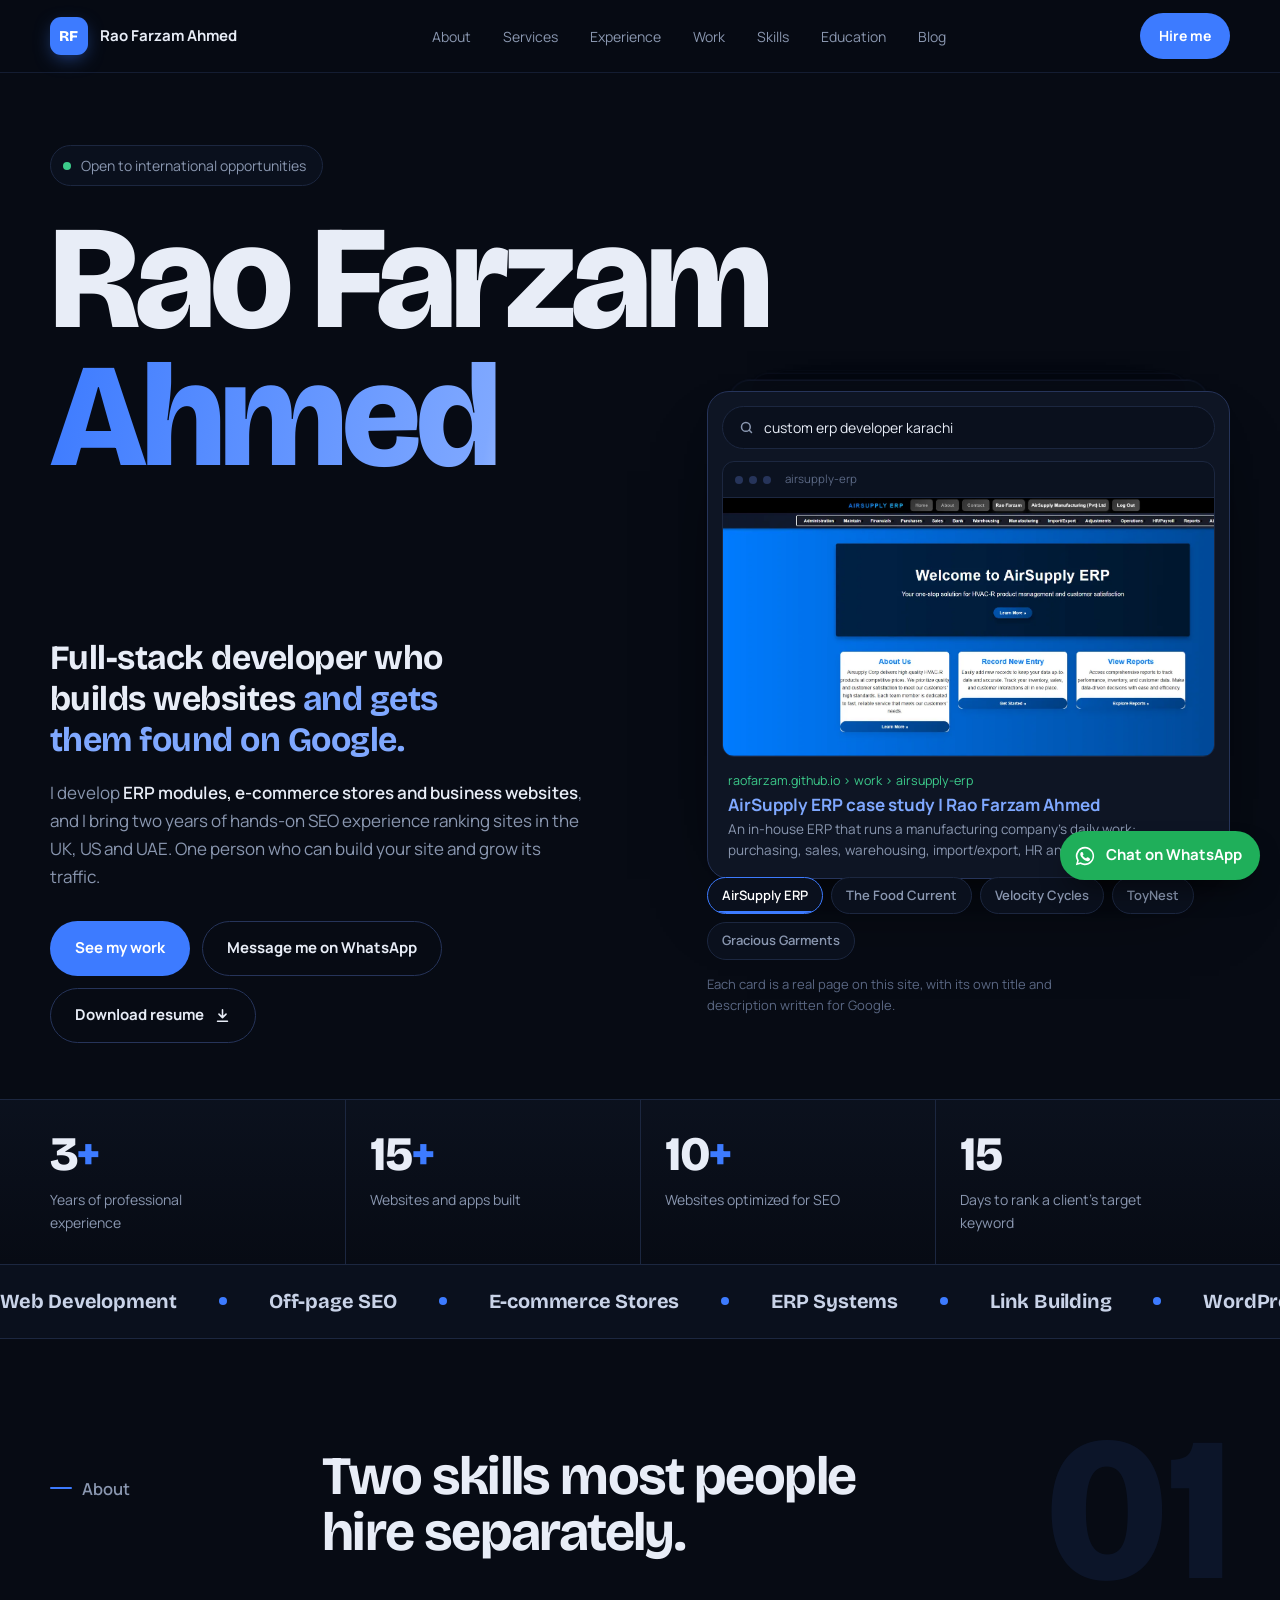
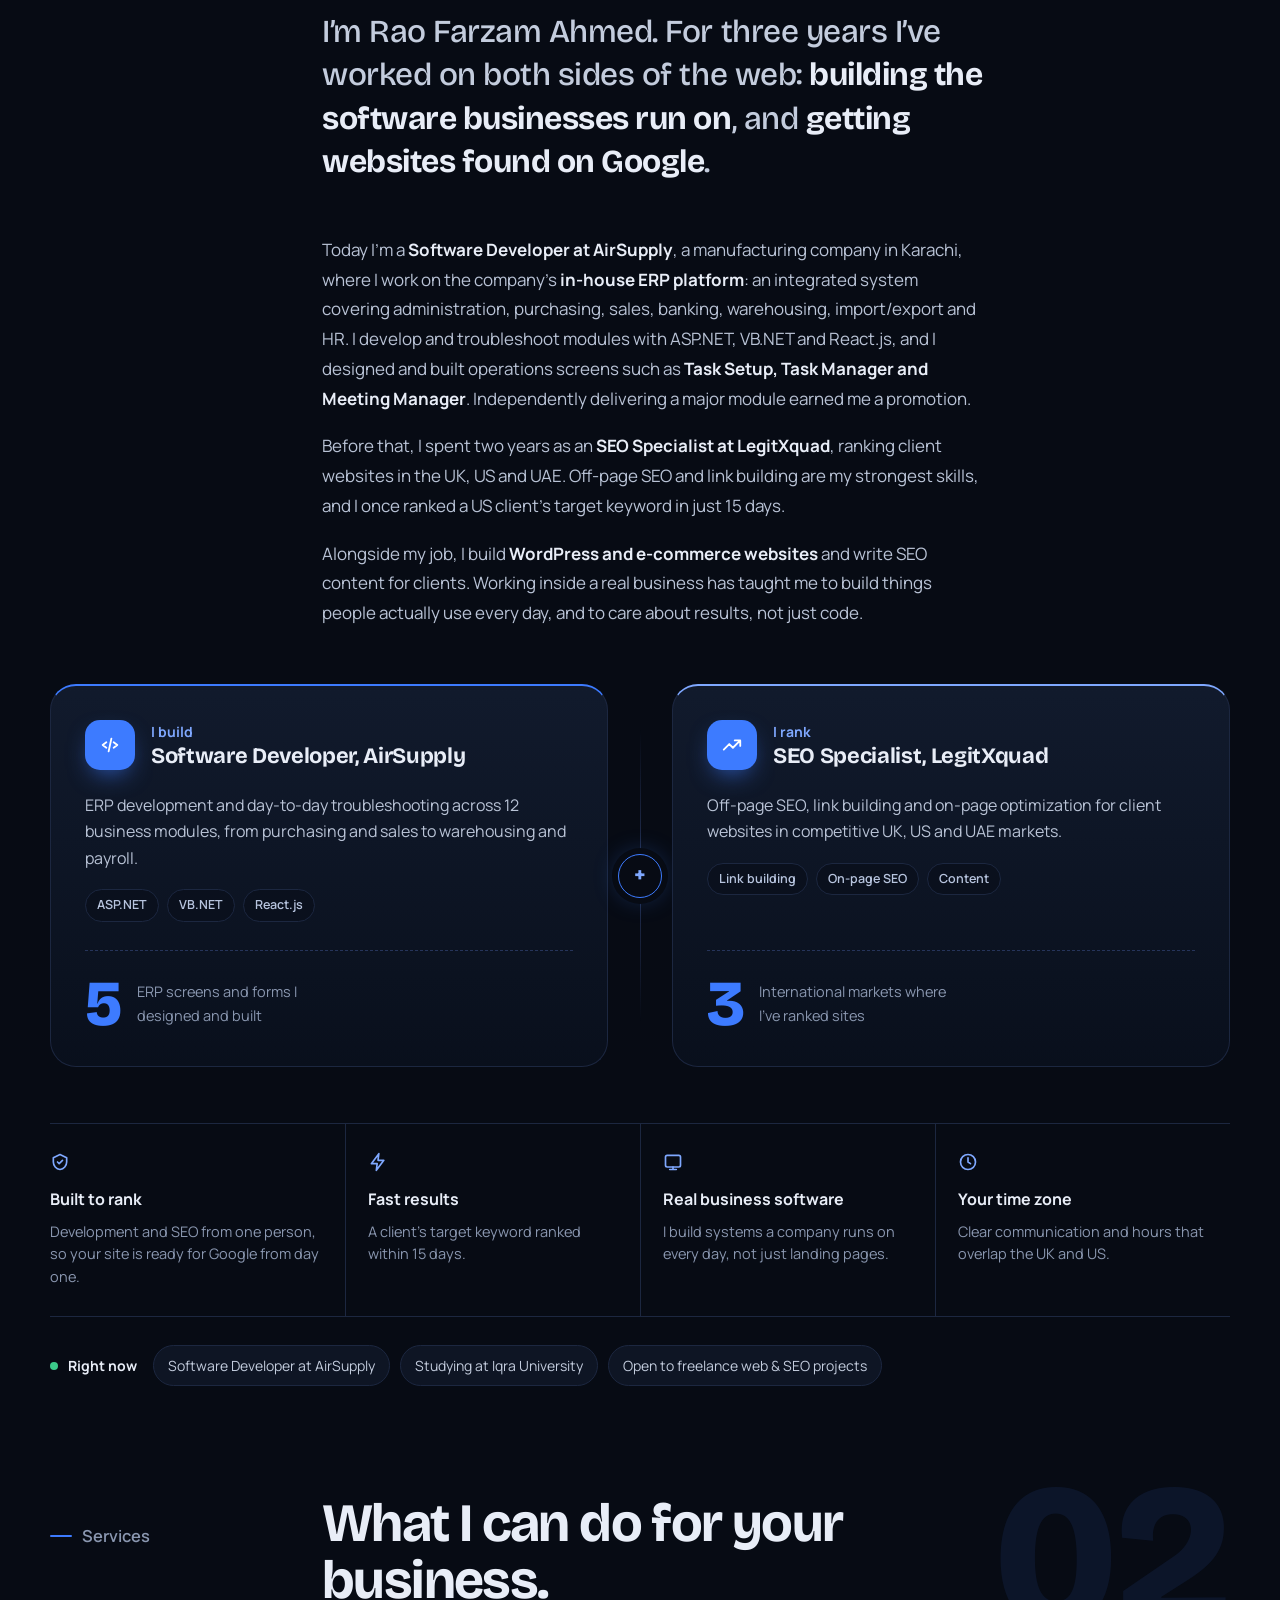
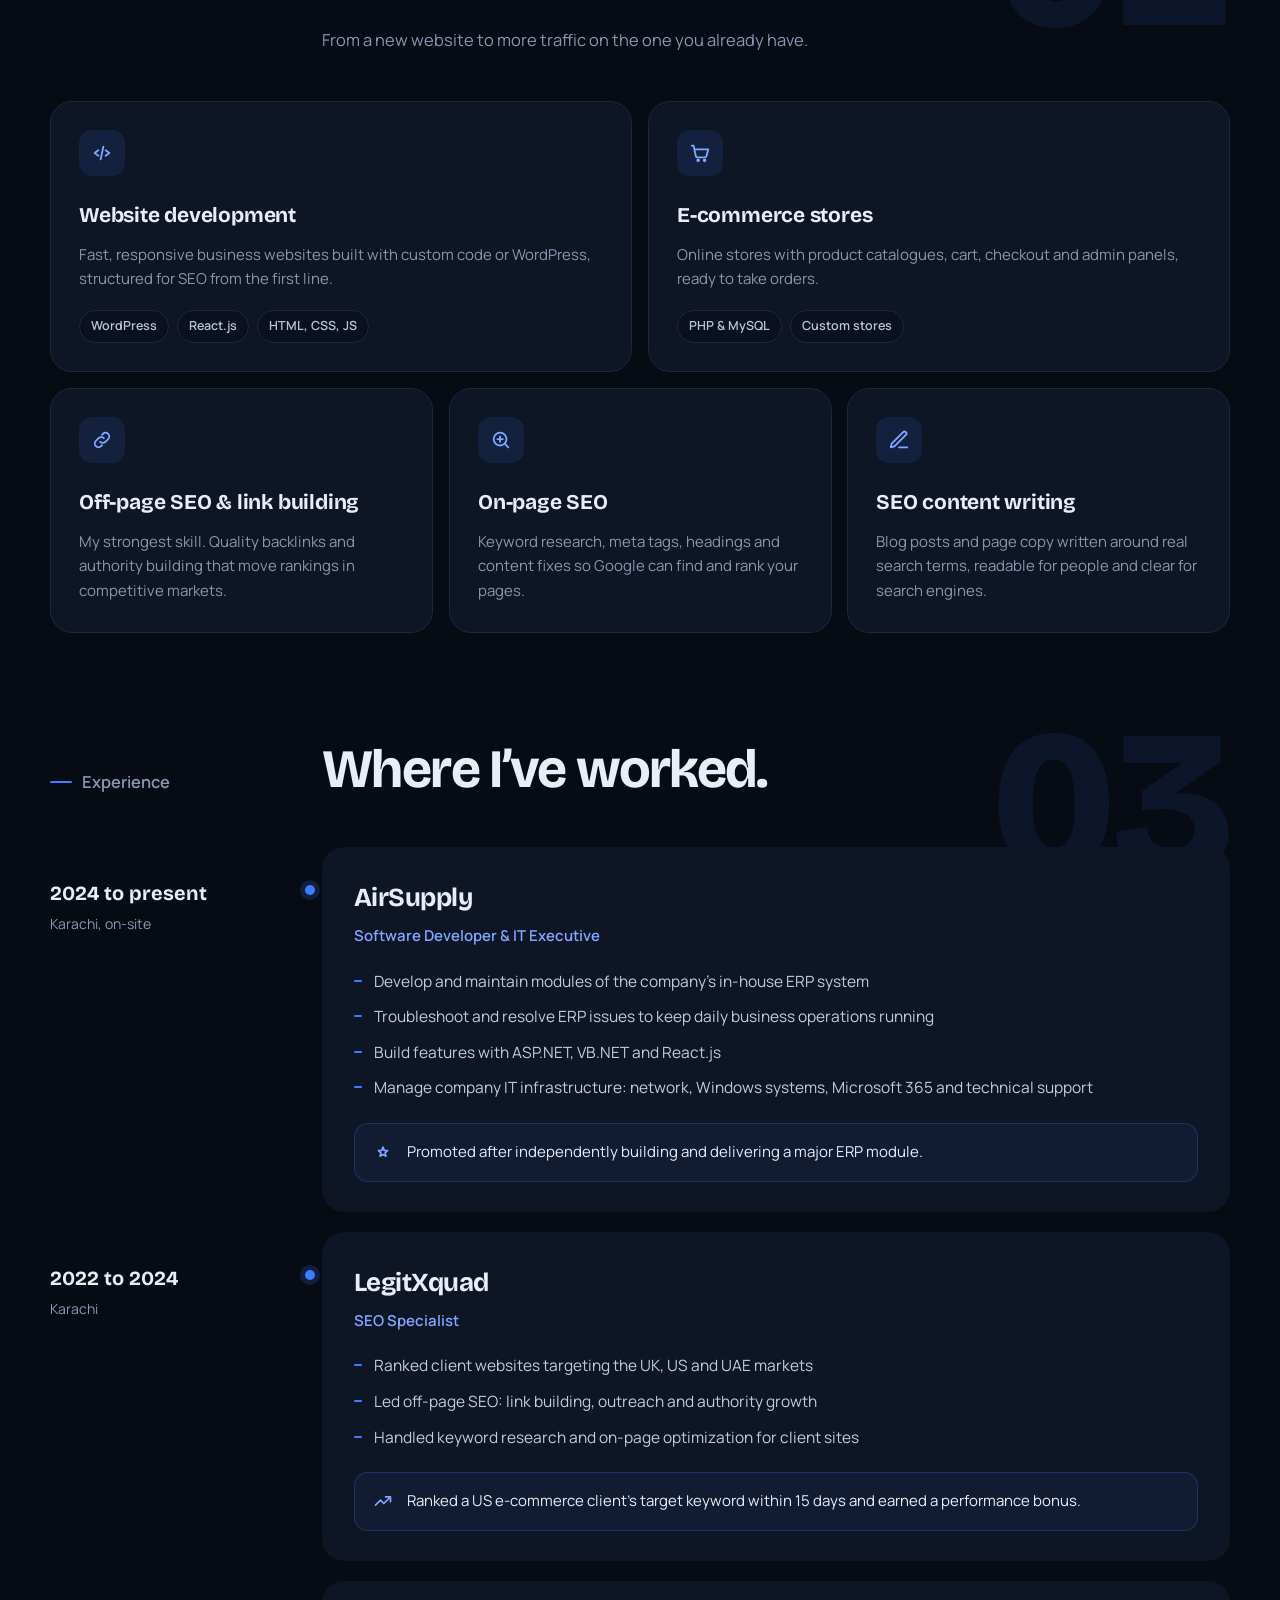
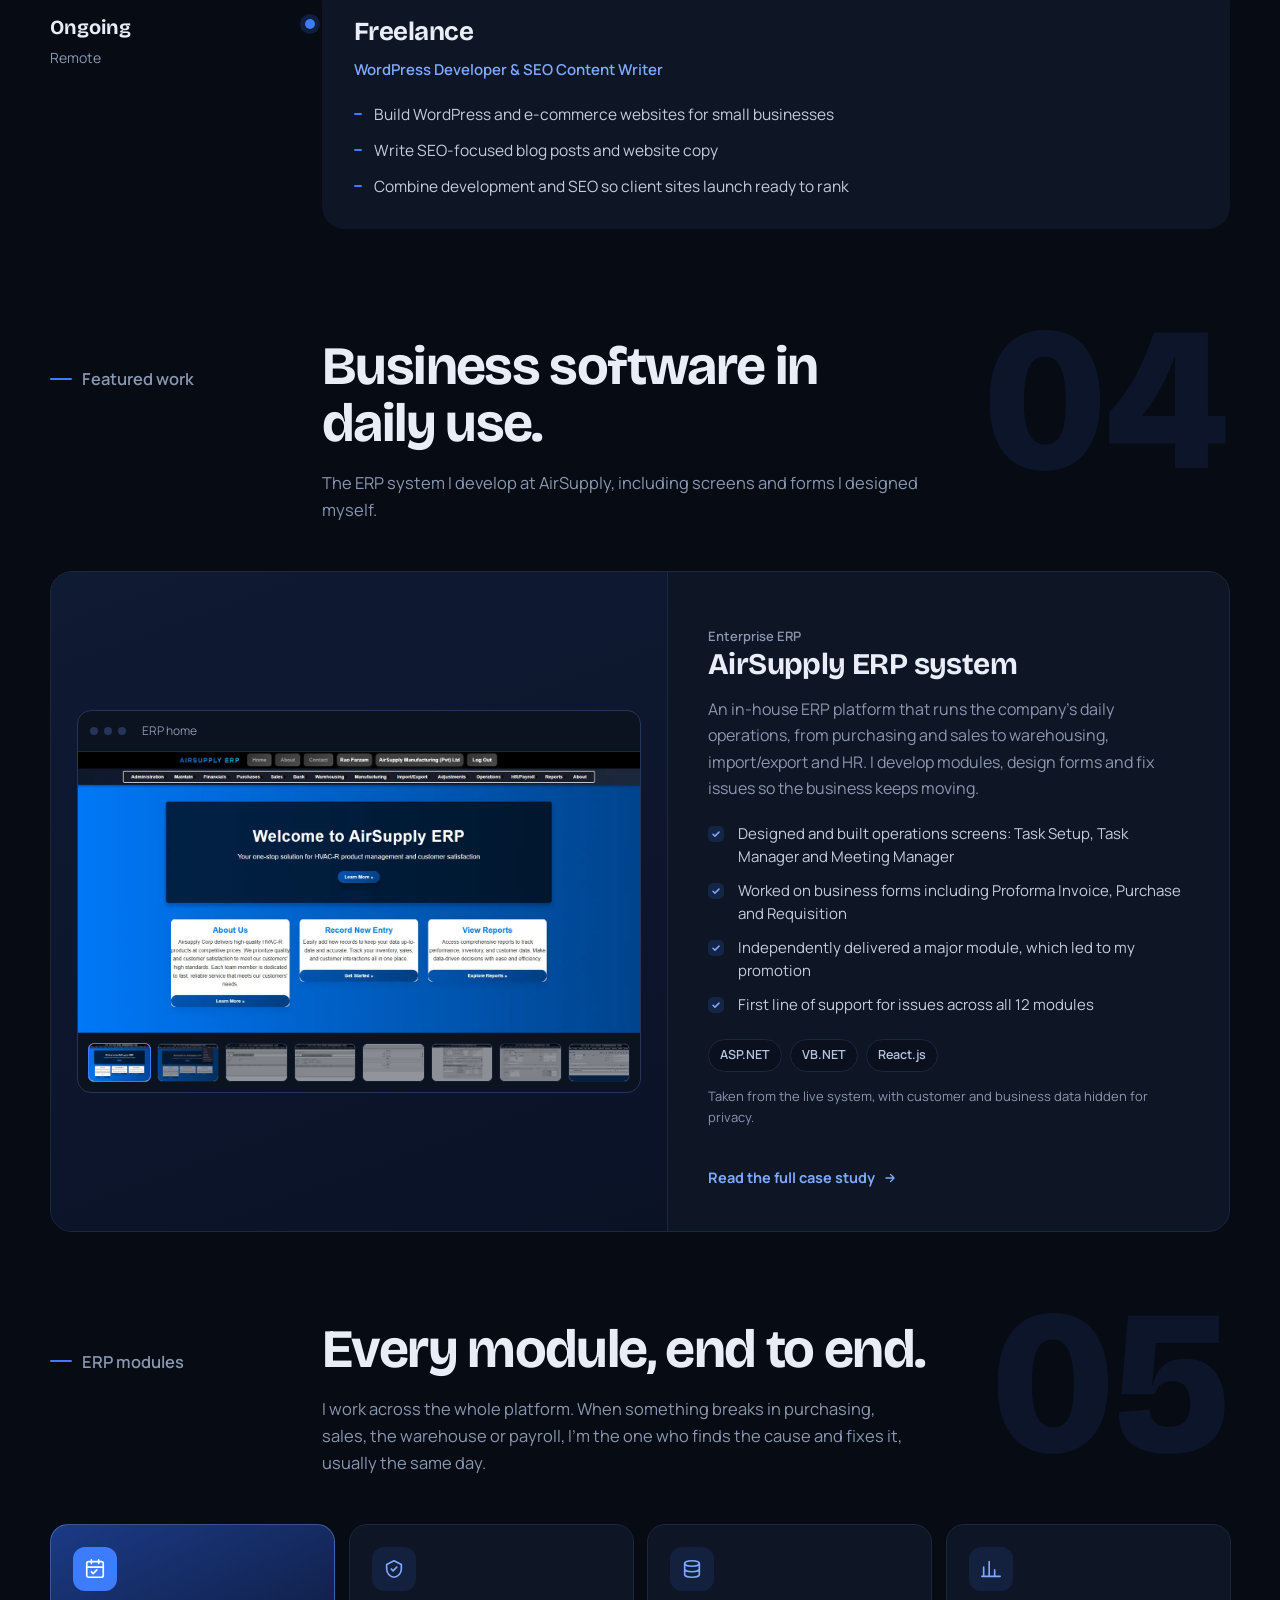
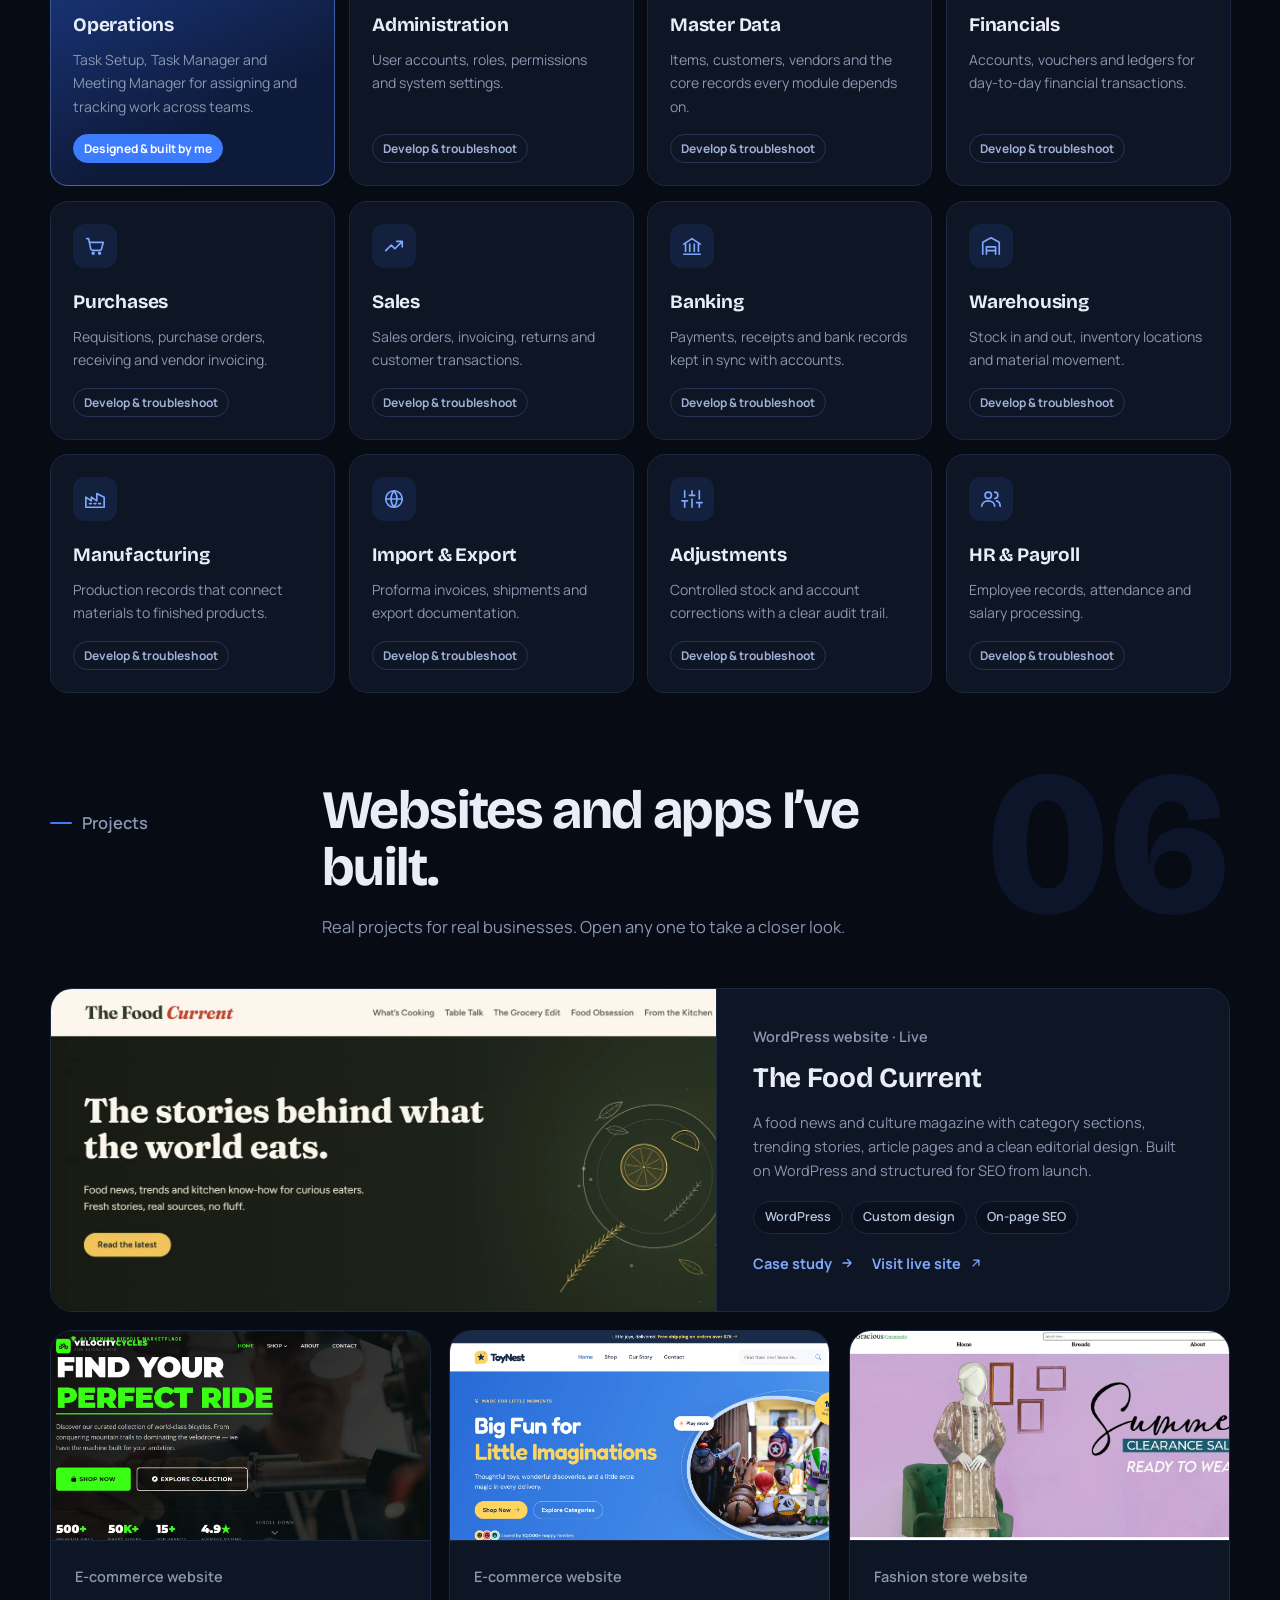
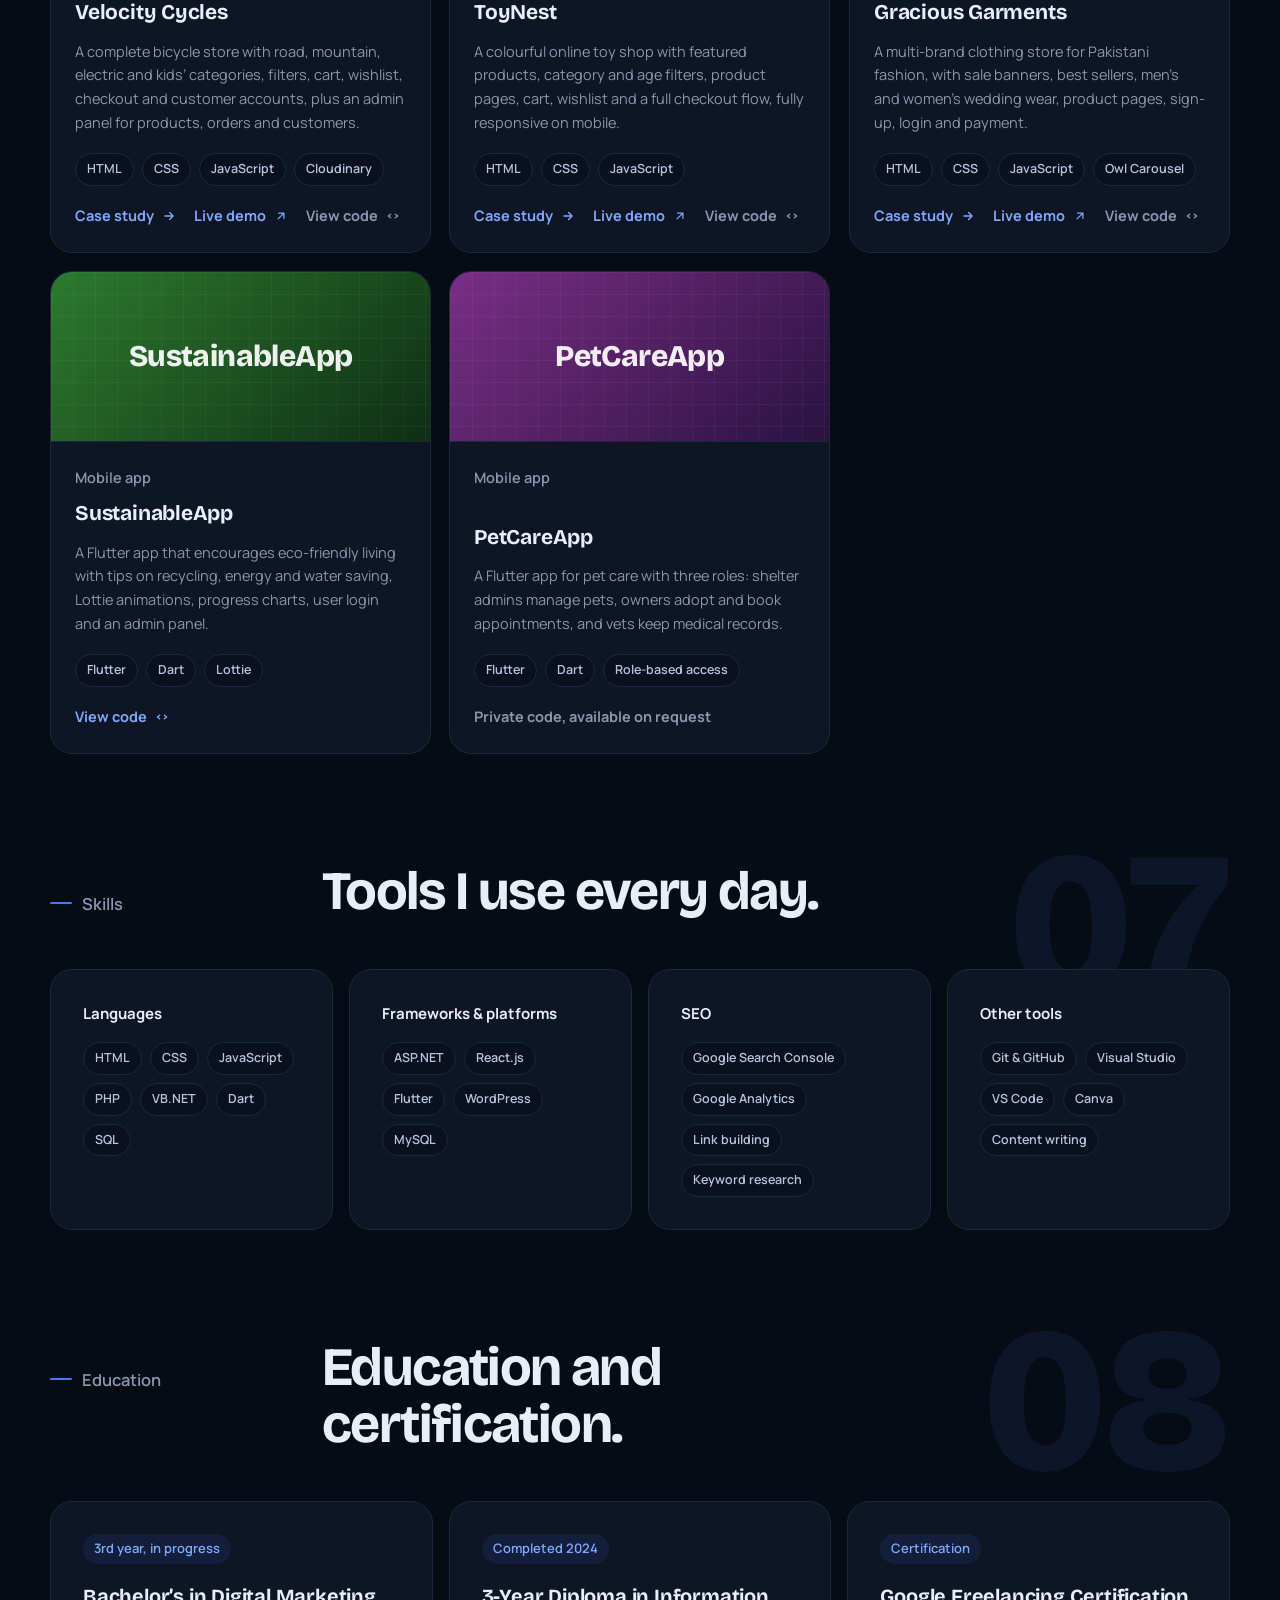
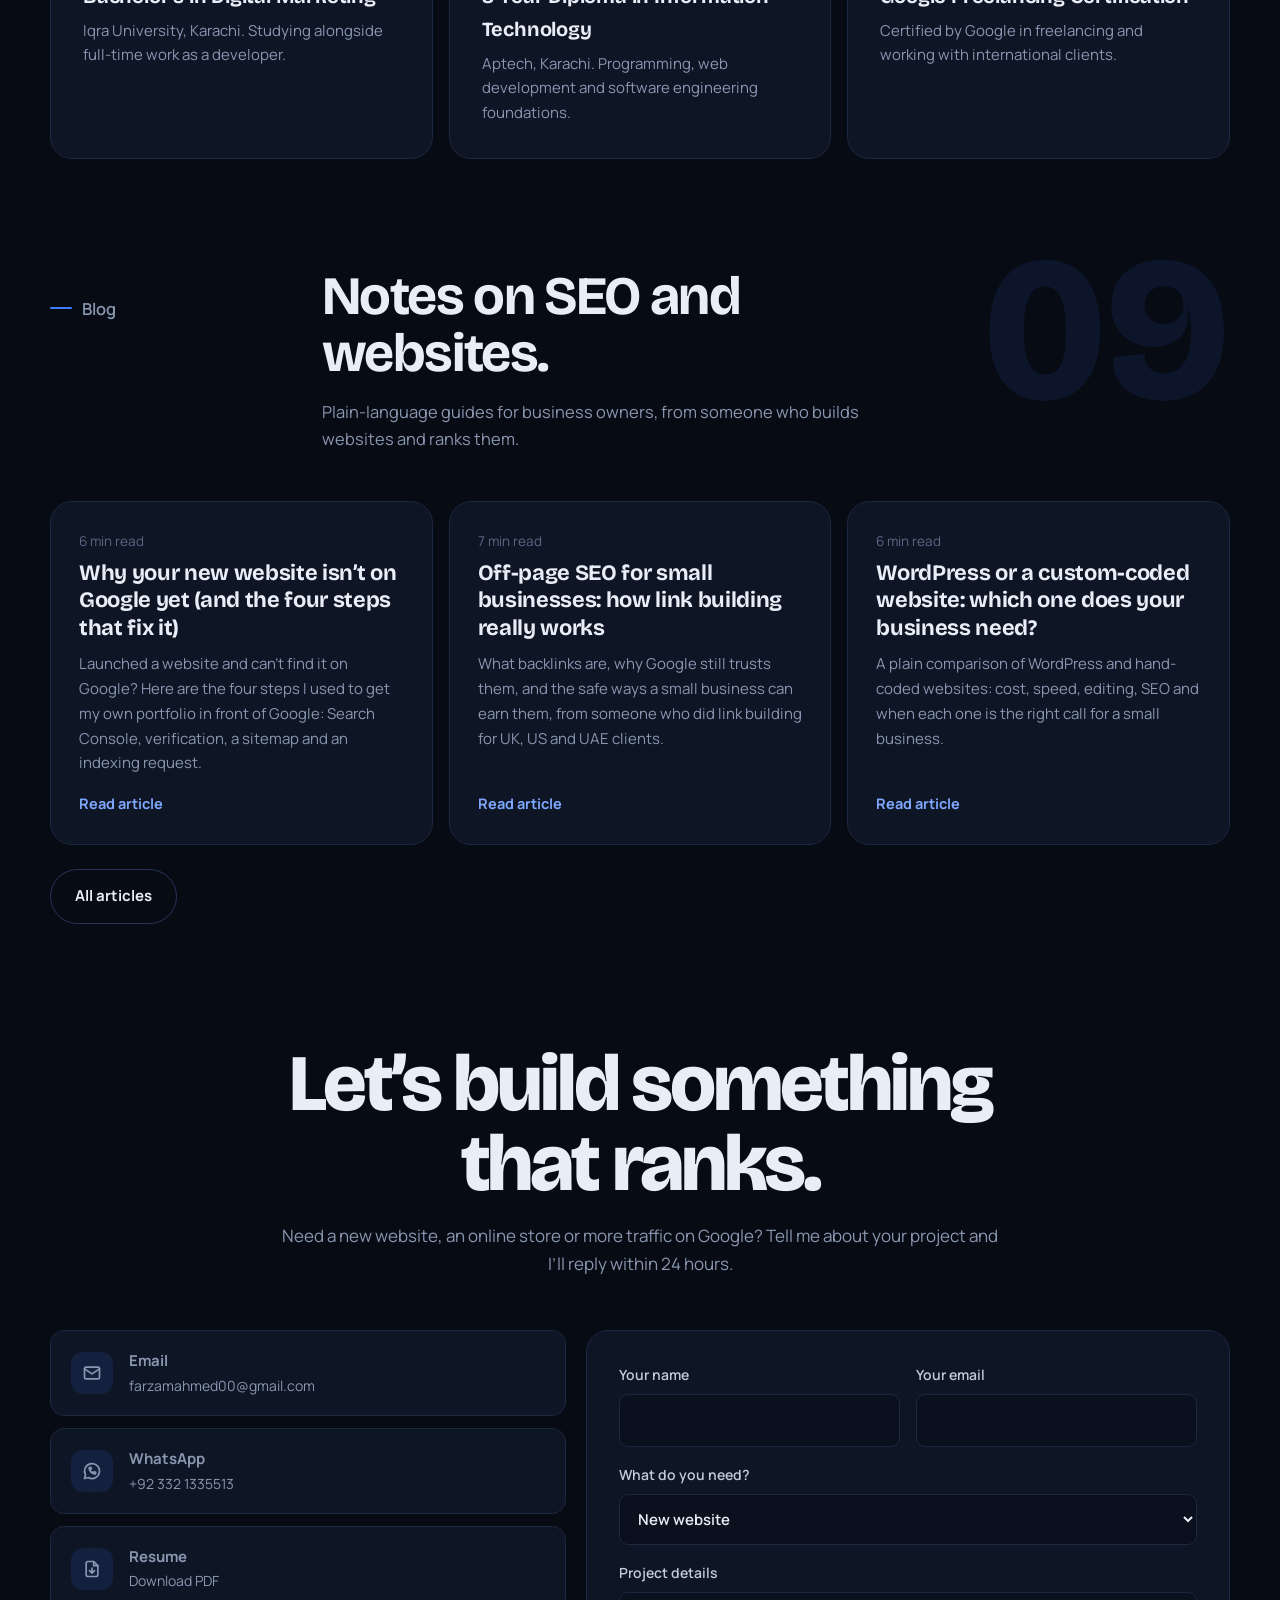
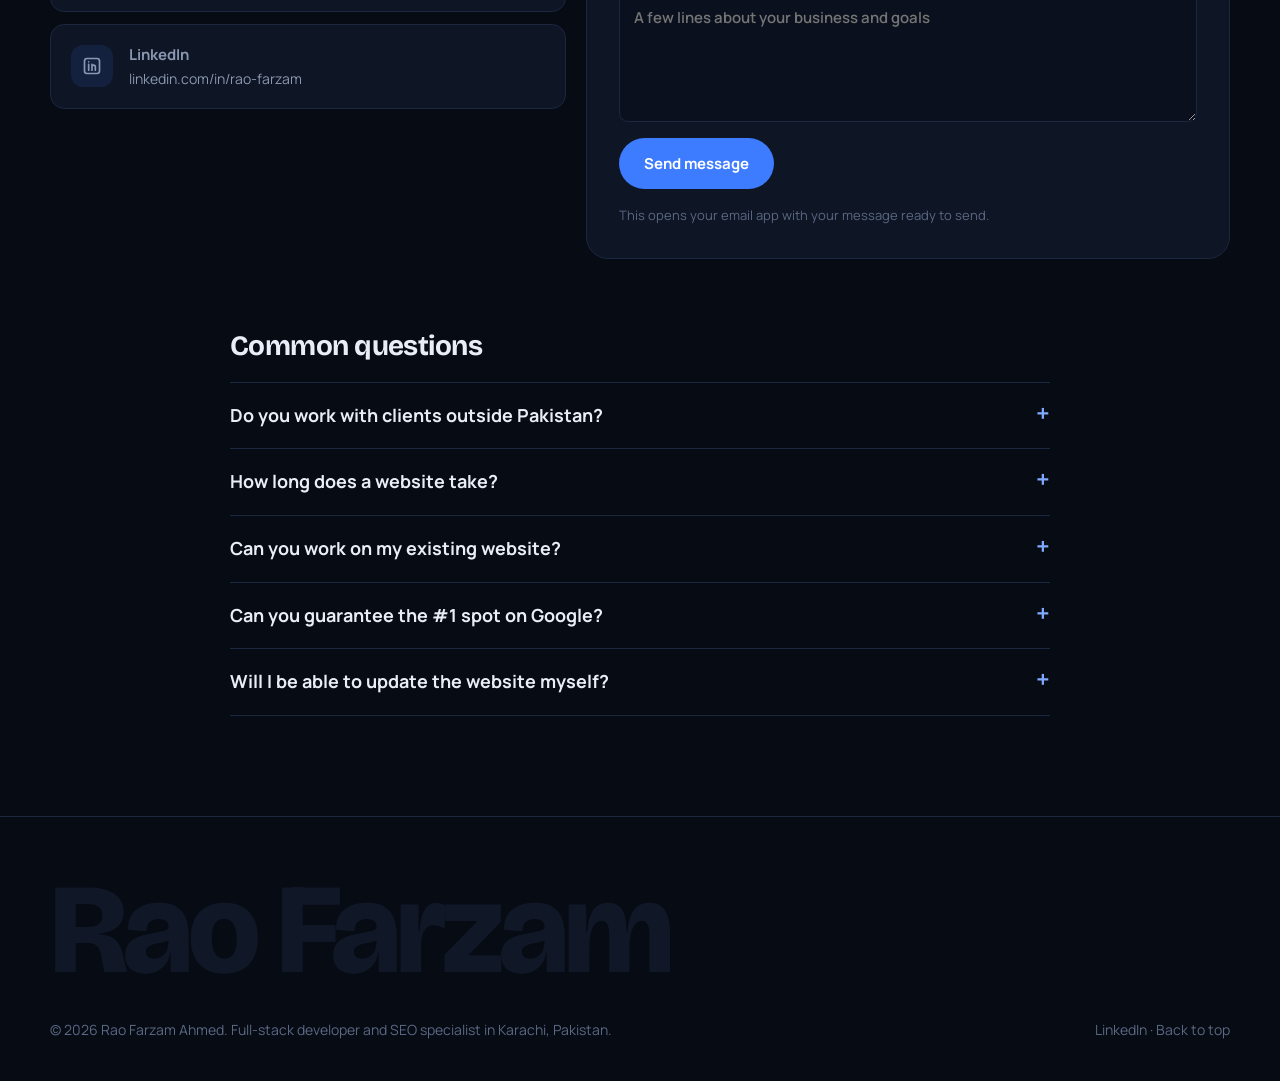
<file: index.html>
<!DOCTYPE html>
<html lang="en">
<head>
<meta charset="UTF-8">
<meta name="viewport" content="width=device-width, initial-scale=1, viewport-fit=cover">
<title>Rao Farzam Ahmed | Full-Stack Developer &amp; SEO Specialist</title>
<meta name="description" content="Rao Farzam Ahmed is a Karachi-based full-stack developer and SEO specialist with 3+ years of experience building websites, e-commerce stores and ERP modules, and ranking them on Google for UK, US and UAE clients.">
<meta name="author" content="Rao Farzam Ahmed">
<meta name="keywords" content="Rao Farzam Ahmed, Rao Farzam, full-stack developer, SEO specialist, web developer Karachi, off-page SEO, link building, WordPress developer, e-commerce developer">
<meta name="robots" content="index, follow">
<link rel="canonical" href="https://raofarzam.github.io/">
<meta name="theme-color" content="#070B14">
<meta name="color-scheme" content="dark">

<meta property="og:type" content="profile">
<meta property="og:title" content="Rao Farzam Ahmed | Full-Stack Developer & SEO Specialist">
<meta property="og:description" content="I build websites and e-commerce stores, then get them found on Google. 3+ years in development and SEO.">
<meta property="og:url" content="https://raofarzam.github.io/">
<meta property="og:site_name" content="Rao Farzam Ahmed">
<meta property="profile:first_name" content="Rao Farzam">
<meta property="profile:last_name" content="Ahmed">
<meta property="og:image" content="https://raofarzam.github.io/images/foodcurrent-1.webp">
<meta name="twitter:card" content="summary_large_image">
<meta name="twitter:title" content="Rao Farzam Ahmed | Full-Stack Developer & SEO Specialist">
<meta name="twitter:description" content="I build websites and e-commerce stores, then get them found on Google.">

<link rel="icon" href="data:image/svg+xml,%3Csvg xmlns='http://www.w3.org/2000/svg' viewBox='0 0 64 64'%3E%3Crect width='64' height='64' rx='14' fill='%233D7BFF'/%3E%3Ctext x='32' y='42' font-family='Arial' font-weight='700' font-size='26' fill='white' text-anchor='middle'%3ERF%3C/text%3E%3C/svg%3E">

<script type="application/ld+json">
{
  "@context": "https://schema.org",
  "@type": "Person",
  "name": "Rao Farzam Ahmed",
  "alternateName": "Rao Farzam",
  "jobTitle": "Full-Stack Developer & SEO Specialist",
  "url": "https://raofarzam.github.io/",
  "email": "mailto:farzamahmed00@gmail.com",
  "sameAs": ["https://www.linkedin.com/in/rao-farzam-9769632b8/"],
  "address": { "@type": "PostalAddress", "addressLocality": "Karachi", "addressCountry": "PK" },
  "worksFor": { "@type": "Organization", "name": "AirSupply" },
  "alumniOf": [
    { "@type": "CollegeOrUniversity", "name": "Iqra University" },
    { "@type": "EducationalOrganization", "name": "Aptech" }
  ],
  "knowsAbout": ["Web Development", "Search Engine Optimization", "Off-page SEO", "Link Building", "E-commerce", "ERP Systems", "ASP.NET", "VB.NET", "React", "WordPress", "PHP", "MySQL", "Flutter", "Content Writing"]
}
</script>

<script>
(function(){var d=document.documentElement;d.classList.add('js');var seen=false;try{seen=sessionStorage.getItem('rf-intro')==='1'}catch(e){}
if(!seen&&!window.matchMedia('(prefers-reduced-motion: reduce)').matches)d.classList.add('preloading');})();
</script>
<link rel="preconnect" href="https://fonts.googleapis.com">
<link rel="preconnect" href="https://fonts.gstatic.com" crossorigin>
<link href="https://fonts.googleapis.com/css2?family=Bricolage+Grotesque:opsz,wght@12..96,500;12..96,700;12..96,800&family=Manrope:wght@400;500;600;700&display=swap" rel="stylesheet">

<style>
:root{
  --bg:#070B14; --bg-2:#0A101D; --surface:#0E1524; --surface-2:#131C2F;
  --line:#1C2740; --line-2:#26345A;
  --text:#E8EDF7; --muted:#8A97B0; --dim:#5B6884;
  --blue:#3D7BFF; --blue-2:#7FA8FF; --blue-deep:#1E4FCC; --green:#3CCB8B;
  --display:"Bricolage Grotesque", "Segoe UI", system-ui, sans-serif;
  --body:"Manrope", "Segoe UI", system-ui, -apple-system, sans-serif;
  --r-lg:22px; --r-md:14px; --r-sm:9px;
  --wrap:1180px;
  color-scheme:dark;
  box-sizing:border-box;
  padding-top:env(safe-area-inset-top,0px);
  padding-bottom:env(safe-area-inset-bottom,0px);
}
*,*::before,*::after{box-sizing:inherit;margin:0;padding:0}
html{scroll-behavior:smooth;scroll-padding-top:calc(84px + env(safe-area-inset-top,0px));background:var(--bg)}
body{background:var(--bg);color:var(--text);font-family:var(--body);font-size:16px;line-height:1.65;-webkit-font-smoothing:antialiased;overflow-x:hidden}
html,body{overflow-x:clip}
img{max-width:100%;display:block}
a{color:inherit;text-decoration:none}
:focus-visible{outline:2px solid var(--blue-2);outline-offset:3px;border-radius:6px}
.wrap{width:min(var(--wrap),100% - 40px);margin-inline:auto}
.sr-only{position:absolute;width:1px;height:1px;overflow:hidden;clip:rect(0 0 0 0);white-space:nowrap}

/* background grid */
body::after{content:"";position:fixed;inset:0;z-index:-2;pointer-events:none;
  background:
   radial-gradient(800px 500px at 85% -10%, rgba(61,123,255,.16), transparent 60%),
   radial-gradient(600px 400px at -10% 40%, rgba(61,123,255,.07), transparent 60%),
   linear-gradient(var(--bg),var(--bg));}
body::before{content:"";position:fixed;inset:0;z-index:20;height:env(safe-area-inset-top,0px);background:rgba(7,11,20,.82);pointer-events:none}

/* NAV */
.nav{position:sticky;top:env(safe-area-inset-top,0px);z-index:10;background:rgba(7,11,20,.78);backdrop-filter:blur(14px);-webkit-backdrop-filter:blur(14px);border-bottom:1px solid rgba(28,39,64,.7)}
.nav .wrap{display:flex;align-items:center;justify-content:space-between;height:72px;gap:20px}
.brand{display:flex;align-items:center;gap:12px;font-weight:700;font-size:15px}
.mark{width:38px;height:38px;border-radius:11px;background:var(--blue);display:grid;place-items:center;font-family:var(--display);font-weight:800;font-size:15px;color:#fff;letter-spacing:.02em;box-shadow:0 6px 20px -6px rgba(61,123,255,.7)}
.nav-links{display:flex;gap:4px;list-style:none}
.nav-links a{font-size:14px;color:var(--muted);padding:8px 14px;border-radius:99px;transition:color .2s,background .2s}
.nav-links a:hover{color:var(--text);background:var(--surface)}
.btn{display:inline-flex;align-items:center;gap:10px;font-weight:700;font-size:15px;padding:14px 24px;border-radius:99px;border:1px solid transparent;cursor:pointer;font-family:var(--body);transition:transform .15s,background .2s,border-color .2s}
.btn:active{transform:translateY(1px)}
.btn-primary{background:var(--blue);color:#fff}
.btn-primary:hover{background:#2E6BF0}
.btn-ghost{border-color:var(--line-2);color:var(--text)}
.btn-ghost:hover{border-color:var(--blue);background:rgba(61,123,255,.08)}
.btn-sm{padding:10px 18px;font-size:14px}
.menu-btn{display:none;background:none;border:1px solid var(--line-2);color:var(--text);border-radius:10px;width:42px;height:42px;cursor:pointer}

/* HERO */
.hero{padding:72px 0 56px}
.status{display:inline-flex;align-items:center;gap:10px;font-size:14px;color:var(--muted);padding:8px 16px 8px 12px;border:1px solid var(--line);border-radius:99px;background:var(--bg-2)}
.pulse{width:8px;height:8px;border-radius:50%;background:var(--green);box-shadow:0 0 0 0 rgba(60,203,139,.6);animation:pulse 2.4s infinite}
@keyframes pulse{0%{box-shadow:0 0 0 0 rgba(60,203,139,.55)}70%{box-shadow:0 0 0 9px rgba(60,203,139,0)}100%{box-shadow:0 0 0 0 rgba(60,203,139,0)}}
.hero h1{font-family:var(--display);font-weight:800;line-height:.88;letter-spacing:-.035em;margin:28px 0 0;font-size:clamp(56px,11.5vw,150px)}
.hero h1 .l1{display:block}
.hero h1 .l2{display:block}
.hero h1 .l2 .rise{background:linear-gradient(100deg,var(--blue) 0%,var(--blue-2) 45%,#C9DAFF 55%,var(--blue) 100%);background-size:220% 100%;-webkit-background-clip:text;background-clip:text;color:transparent;animation:rise 1s .15s cubic-bezier(.2,.8,.2,1) forwards,sheen 6s 1.4s ease-in-out infinite}
@keyframes sheen{0%,100%{background-position:100% 0}50%{background-position:0 0}}
.hero-grid{display:grid;grid-template-columns:1.15fr 1fr;gap:56px;align-items:end;margin-top:40px}
.role{font-family:var(--display);font-size:clamp(24px,3vw,34px);font-weight:700;line-height:1.2;letter-spacing:-.015em;max-width:20ch}
.role span{color:var(--blue-2)}
.lead{color:var(--muted);font-size:17px;margin-top:18px;max-width:54ch}
.lead strong{color:var(--text);font-weight:600}
.ctas{display:flex;flex-wrap:wrap;gap:12px;margin-top:30px}

/* SERP card: the signature element */
.serp{background:var(--surface);border:1px solid var(--line);border-radius:var(--r-lg);padding:22px;box-shadow:0 30px 80px -30px rgba(0,0,0,.8),0 0 0 1px rgba(61,123,255,.06) inset;position:relative}
.serp-bar{display:flex;align-items:center;gap:12px;background:var(--bg-2);border:1px solid var(--line);border-radius:99px;padding:11px 18px;font-size:14px;color:var(--text)}
.serp-bar svg{flex:none;color:var(--muted)}
.serp-bar .caret{width:1.5px;height:17px;background:var(--blue-2);animation:blink 1.1s steps(1) infinite}
@keyframes blink{50%{opacity:0}}
.serp-meta{font-size:12.5px;color:var(--dim);margin:14px 4px 10px}
.result{padding:14px;border-radius:var(--r-md);border:1px solid transparent}
.result.top{background:rgba(61,123,255,.07);border-color:rgba(61,123,255,.28)}
.r-site{display:flex;align-items:center;gap:10px;font-size:13px}
.r-fav{width:26px;height:26px;border-radius:50%;background:var(--blue);display:grid;place-items:center;font-size:10px;font-weight:800;color:#fff;flex:none}
.r-site b{display:block;font-weight:600;color:var(--text);font-size:13.5px}
.r-site small{color:var(--muted);font-size:12px}
.r-title{color:var(--blue-2);font-size:18px;font-weight:600;margin:8px 0 4px;line-height:1.3}
.r-desc{color:var(--muted);font-size:13.5px;line-height:1.55}
.rank{position:absolute;top:-14px;right:20px;background:var(--blue);color:#fff;font-weight:800;font-family:var(--display);font-size:14px;padding:6px 14px;border-radius:99px;box-shadow:0 8px 22px -8px rgba(61,123,255,.9)}
.result.ghost{opacity:.42;padding-bottom:4px}
.ghost-line{height:9px;border-radius:5px;background:var(--line);margin-top:8px}

/* STATS */
.stats{border-top:1px solid var(--line);border-bottom:1px solid var(--line);background:linear-gradient(180deg,rgba(14,21,36,.6),rgba(7,11,20,.2))}
.stats .wrap{display:grid;grid-template-columns:repeat(4,1fr)}
.stat{padding:30px 24px 30px 0}
.stat + .stat{padding-left:24px;border-left:1px solid var(--line)}
.stat b{display:block;font-family:var(--display);font-weight:800;font-size:clamp(34px,4vw,48px);line-height:1;letter-spacing:-.03em}
.stat b i{font-style:normal}
.stat b em{font-style:normal;color:var(--blue)}
.stat span{display:block;color:var(--muted);font-size:14px;margin-top:10px;max-width:22ch}

/* SECTIONS */
section{padding:110px 0 0}
.sec-head{display:grid;grid-template-columns:240px 1fr;gap:32px;margin-bottom:48px;align-items:start}
.sec-tag{color:var(--blue-2);font-weight:600;font-size:14px;padding-top:10px;display:flex;gap:10px;align-items:center}
.sec-tag::before{content:"";width:22px;height:2px;background:var(--blue);border-radius:2px}
.sec-head h2{font-family:var(--display);font-weight:700;font-size:clamp(32px,4.6vw,54px);line-height:1.05;letter-spacing:-.03em;max-width:18ch}
.sec-head p{color:var(--muted);margin-top:16px;max-width:60ch;font-size:16.5px}

/* ABOUT */
.about-grid{display:grid;grid-template-columns:1.4fr 1fr;gap:20px}
.panel{background:var(--surface);border:1px solid var(--line);border-radius:var(--r-lg);padding:32px}
.about-text p{color:#C3CCDD;font-size:16.5px}
.about-text p + p{margin-top:16px}
.about-text strong{color:var(--text);font-weight:700}
.panel h3{font-size:15px;font-weight:700;color:var(--text);margin-bottom:16px}
.ticks{list-style:none;display:grid;gap:12px}
.ticks li{display:grid;grid-template-columns:20px 1fr;gap:10px;color:#C3CCDD;font-size:15px;line-height:1.5}
.ticks li::before{content:"";width:16px;height:16px;margin-top:3px;border-radius:5px;background:rgba(61,123,255,.16) url("data:image/svg+xml,%3Csvg xmlns='http://www.w3.org/2000/svg' viewBox='0 0 16 16'%3E%3Cpath d='M4 8.3l2.6 2.5L12 5.5' fill='none' stroke='%237FA8FF' stroke-width='2' stroke-linecap='round' stroke-linejoin='round'/%3E%3C/svg%3E") center/12px no-repeat}
.panel.blue{background:linear-gradient(150deg,#2F6DF5,#1E4FCC);border-color:transparent}
.panel.blue h3{color:#fff}
.panel.blue .ticks li{color:#E6EEFF}
.panel.blue .ticks li::before{background:rgba(255,255,255,.2) url("data:image/svg+xml,%3Csvg xmlns='http://www.w3.org/2000/svg' viewBox='0 0 16 16'%3E%3Cpath d='M4 8.3l2.6 2.5L12 5.5' fill='none' stroke='white' stroke-width='2' stroke-linecap='round' stroke-linejoin='round'/%3E%3C/svg%3E") center/12px no-repeat}
.stack-col{display:grid;gap:20px}

.about-stats{display:grid;grid-template-columns:1fr 1fr;gap:20px;margin-top:20px;max-width:calc(58.33% + 10px)}
.big-stat b{display:block;font-family:var(--display);font-weight:800;font-size:clamp(64px,8vw,96px);line-height:1;letter-spacing:-.04em;color:var(--blue)}
.big-stat b i{font-style:normal}
.big-stat span{display:block;color:var(--muted);font-size:15px;margin-top:14px;max-width:34ch}
@media (max-width:980px){.about-stats{max-width:none}}
@media (max-width:600px){.about-stats{grid-template-columns:1fr}}

/* ABOUT v2 */
.about-story{margin:0 0 56px 272px;max-width:66ch;columns:1}
.about-story p{color:#B9C3D6;font-size:17px;line-height:1.75}
.about-story p + p{margin-top:18px}
.about-story strong{color:var(--text);font-weight:700}
.about-lead{font-family:var(--display);font-weight:500;font-size:clamp(22px,2.6vw,32px);line-height:1.35;letter-spacing:-.015em;color:#C3CCDD;max-width:34ch;margin:0 0 36px 272px}
.about-lead strong{color:var(--text);font-weight:700}
.duo{display:grid;grid-template-columns:1fr 64px 1fr;align-items:stretch}
.duo-col{position:relative;padding:34px;border-radius:26px;background:linear-gradient(180deg,rgba(19,28,47,.9),rgba(10,16,29,.9));border:1px solid var(--line);display:flex;flex-direction:column}
.duo-col:first-child{border-top:2px solid var(--blue)}
.duo-col:last-child{border-top:2px solid var(--blue-2)}
.duo-top{display:flex;gap:16px;align-items:center;margin-bottom:22px}
.duo-ico{width:50px;height:50px;border-radius:15px;background:var(--blue);color:#fff;display:grid;place-items:center;flex:none;box-shadow:0 10px 26px -10px rgba(61,123,255,.9)}
.duo-kicker{font-size:14px;font-weight:700;color:var(--blue-2)}
.duo-top h3{font-family:var(--display);font-size:22px;font-weight:700;letter-spacing:-.015em;line-height:1.2}
.duo-col > p{color:#B9C3D6;font-size:16px}
.duo-col .chips{flex:1;align-content:flex-start}
.duo-col > p strong{color:var(--text)}
.duo-stat{display:flex;align-items:center;gap:18px;margin-top:28px;padding-top:24px;border-top:1px dashed var(--line-2)}
.duo-stat b{font-family:var(--display);font-weight:800;font-size:64px;line-height:.9;letter-spacing:-.04em;color:var(--blue)}
.duo-stat b i{font-style:normal}
.duo-stat span{color:var(--muted);font-size:14.5px;max-width:22ch}
.duo-join{display:grid;place-items:center;position:relative}
.duo-join::before{content:"";position:absolute;top:12%;bottom:12%;left:50%;width:1px;background:linear-gradient(transparent,var(--line-2),transparent)}
.duo-join span{position:relative;width:44px;height:44px;border-radius:50%;display:grid;place-items:center;background:var(--bg);border:1px solid var(--blue);color:var(--blue-2);font-family:var(--display);font-weight:800;font-size:22px;box-shadow:0 0 0 6px var(--bg),0 0 24px rgba(61,123,255,.35)}
.why{display:grid;grid-template-columns:repeat(4,1fr);margin-top:56px;border-top:1px solid var(--line);border-bottom:1px solid var(--line)}
.why-item{padding:28px 22px 28px 0;display:grid;gap:8px;align-content:start}
.why-item + .why-item{padding-left:22px;border-left:1px solid var(--line)}
.why-item svg{color:var(--blue-2);margin-bottom:6px}
.why-item b{font-size:16px}
.why-item span{color:var(--muted);font-size:14.5px;line-height:1.55}
.now{display:flex;flex-wrap:wrap;align-items:center;gap:10px;margin-top:28px}
.now-label{display:inline-flex;align-items:center;gap:10px;font-weight:700;font-size:14px;margin-right:6px}
.now-item{font-size:14px;color:#C3CCDD;background:var(--surface);border:1px solid var(--line);padding:8px 14px;border-radius:99px}
@media (max-width:980px){.about-lead,.about-story{margin-left:0}.duo{grid-template-columns:1fr}.duo-join{height:56px}.duo-join::before{top:0;bottom:0}.why{grid-template-columns:1fr 1fr}.why-item:nth-child(3){padding-left:0;border-left:0}.why-item:nth-child(n+3){border-top:1px solid var(--line)}}
@media (max-width:600px){.why{grid-template-columns:1fr}.why-item,.why-item + .why-item{padding:22px 0;border-left:0}.why-item + .why-item{border-top:1px solid var(--line)}.duo-col{padding:24px}}
/* SERVICES */
.services{display:grid;grid-template-columns:repeat(6,1fr);gap:16px}
.svc{grid-column:span 2;background:var(--surface);border:1px solid var(--line);border-radius:var(--r-lg);padding:28px;transition:border-color .25s}
.svc:hover{border-color:var(--line-2)}
.svc.wide{grid-column:span 3}
.svc-ico{width:46px;height:46px;border-radius:13px;background:rgba(61,123,255,.12);color:var(--blue-2);display:grid;place-items:center;margin-bottom:22px}
.svc h3{font-family:var(--display);font-weight:700;font-size:21px;letter-spacing:-.01em;margin-bottom:10px}
.svc p{color:var(--muted);font-size:15px}
.chips{display:flex;flex-wrap:wrap;gap:8px;margin-top:18px}
.chip{font-size:12.5px;font-weight:600;color:#B7C4DE;background:var(--bg-2);border:1px solid var(--line);padding:5px 11px;border-radius:99px}

/* EXPERIENCE timeline */
.timeline{position:relative;display:grid;gap:20px}
.job{display:grid;grid-template-columns:240px 1fr;gap:32px;position:relative}
.job-when{padding-top:30px}
.job-when b{display:block;font-family:var(--display);font-size:20px;font-weight:700}
.job-when span{color:var(--muted);font-size:14px}
.job-card{background:var(--surface);border:1px solid var(--line);border-radius:var(--r-lg);padding:30px 32px;position:relative}
.job-card::before{content:"";position:absolute;left:-17px;top:38px;width:10px;height:10px;border-radius:50%;background:var(--blue);box-shadow:0 0 0 5px rgba(61,123,255,.18)}
.job-card h3{font-family:var(--display);font-size:26px;font-weight:700;letter-spacing:-.02em}
.job-role{color:var(--blue-2);font-weight:600;font-size:15px;margin-top:4px}
.job-card ul{list-style:none;display:grid;gap:10px;margin-top:20px}
.job-card li{color:#C3CCDD;font-size:15.5px;padding-left:20px;position:relative}
.job-card li::before{content:"";position:absolute;left:0;top:11px;width:8px;height:2px;background:var(--blue);border-radius:2px}
.win{margin-top:22px;display:flex;gap:14px;align-items:flex-start;background:rgba(61,123,255,.07);border:1px solid rgba(61,123,255,.25);border-radius:var(--r-md);padding:16px 18px}
.win svg{flex:none;color:var(--blue-2);margin-top:2px}
.win p{font-size:15px;color:var(--text)}

/* FEATURED ERP */
.feature{display:grid;grid-template-columns:1.1fr 1fr;gap:0;background:var(--surface);border:1px solid var(--line);border-radius:var(--r-lg);overflow:hidden}
.feature-shot{background:linear-gradient(160deg,#0F1A33,#0A1226);padding:26px;border-right:1px solid var(--line);display:flex;align-items:center}
.erp{width:100%;background:#0B1220;border:1px solid var(--line-2);border-radius:var(--r-md);overflow:hidden;font-size:11px}
.erp-top{display:flex;align-items:center;gap:6px;padding:10px 12px;border-bottom:1px solid var(--line)}
.erp-top i{width:8px;height:8px;border-radius:50%;background:var(--line-2)}
.erp-top span{margin-left:10px;color:var(--dim)}
.erp-body{display:grid;grid-template-columns:110px 1fr;min-height:250px}
.erp-side{border-right:1px solid var(--line);padding:12px;display:grid;gap:8px;align-content:start}
.erp-side div{height:9px;border-radius:4px;background:var(--line)}
.erp-side div.on{background:var(--blue)}
.erp-main{padding:14px;display:grid;gap:12px;align-content:start}
.erp-kpis{display:grid;grid-template-columns:repeat(3,1fr);gap:8px}
.erp-kpis div{border:1px solid var(--line);border-radius:8px;padding:10px;color:var(--muted)}
.erp-kpis b{display:block;color:var(--text);font-size:15px;font-family:var(--display)}
.erp-chart{height:84px;border:1px solid var(--line);border-radius:8px;display:flex;align-items:flex-end;gap:6px;padding:10px}
.erp-chart i{flex:1;background:linear-gradient(var(--blue-2),var(--blue-deep));border-radius:3px 3px 0 0;opacity:.85}
.erp-rows div{height:8px;border-radius:4px;background:var(--line);margin-bottom:7px}
.feature-body{padding:40px}
.feature-body h3{font-family:var(--display);font-size:30px;font-weight:700;letter-spacing:-.02em;line-height:1.15}
.feature-body > p{color:var(--muted);margin-top:14px}
.feature-body .ticks{margin-top:22px}
.feature-body .chips{margin-top:22px}
.note{font-size:13px;color:var(--dim);margin-top:20px}

/* PROJECTS */
.projects{display:grid;grid-template-columns:repeat(3,1fr);gap:18px}
.proj{background:var(--surface);border:1px solid var(--line);border-radius:var(--r-lg);overflow:hidden;display:flex;flex-direction:column;transition:border-color .25s}
.proj:hover{border-color:var(--line-2)}
.proj-art{height:170px;position:relative;display:grid;place-items:center;overflow:hidden;border-bottom:1px solid var(--line)}
.proj-art::before{content:"";position:absolute;inset:0;background-image:linear-gradient(rgba(255,255,255,.04) 1px,transparent 1px),linear-gradient(90deg,rgba(255,255,255,.04) 1px,transparent 1px);background-size:22px 22px}
.proj-art span{position:relative;font-family:var(--display);font-weight:800;font-size:30px;letter-spacing:-.02em;color:rgba(255,255,255,.92)}
.a1{background:linear-gradient(135deg,#123A8C,#0B1D45)}
.a2{background:linear-gradient(135deg,#7A2E86,#2A1240)}
.a3{background:linear-gradient(135deg,#0E6E62,#08302B)}
.a4{background:linear-gradient(135deg,#8A3B19,#35160A)}
.a5{background:linear-gradient(135deg,#2C7A2E,#0F2E14)}
.a6{background:linear-gradient(135deg,#1D6FA8,#0B2A44)}
.proj-body{padding:24px;display:flex;flex-direction:column;flex:1}
.proj-type{font-size:13px;color:var(--blue-2);font-weight:600}
.proj h3{font-family:var(--display);font-size:21px;font-weight:700;letter-spacing:-.01em;margin:6px 0 10px}
.proj p{color:var(--muted);font-size:14.5px;flex:1}
.proj .chips{margin-top:18px}

/* SKILLS */
.skills{display:grid;grid-template-columns:repeat(4,1fr);gap:16px}
.skill-col h3{font-size:15px;font-weight:700;margin-bottom:16px;color:var(--text)}
.skill-col .chips{margin-top:0}

/* EDUCATION */
.edu{display:grid;grid-template-columns:repeat(3,1fr);gap:16px}
.edu .panel h3{font-family:var(--display);font-size:20px;margin:16px 0 6px;letter-spacing:-.01em}
.edu .panel p{color:var(--muted);font-size:15px}
.edu .when{display:inline-block;font-size:13px;font-weight:600;color:var(--blue-2);background:rgba(61,123,255,.1);padding:4px 11px;border-radius:99px}

/* CONTACT */
.contact{padding:120px 0 100px}
.contact-head{text-align:center;max-width:720px;margin:0 auto 52px}
.contact-head h2{font-family:var(--display);font-weight:800;font-size:clamp(40px,6.5vw,80px);line-height:1;letter-spacing:-.04em}
.contact-head p{color:var(--muted);margin-top:18px;font-size:17px}
.contact-grid{display:grid;grid-template-columns:1fr 1.25fr;gap:20px}
.links{display:grid;gap:12px;align-content:start}
.link{display:flex;align-items:center;gap:16px;background:var(--surface);border:1px solid var(--line);border-radius:var(--r-md);padding:18px 20px;transition:border-color .2s}
.link:hover{border-color:var(--blue)}
.link-ico{width:42px;height:42px;border-radius:12px;background:rgba(61,123,255,.12);color:var(--blue-2);display:grid;place-items:center;flex:none}
.link b{display:block;font-size:15px}
.link span{color:var(--muted);font-size:14px;word-break:break-all}
form.panel{display:grid;gap:16px}
.row2{display:grid;grid-template-columns:1fr 1fr;gap:16px}
label{display:grid;gap:8px;font-size:14px;font-weight:600;color:#C3CCDD}
input,textarea,select{font:inherit;font-size:15px;color:var(--text);background:var(--bg-2);border:1px solid var(--line);border-radius:var(--r-sm);padding:13px 14px;width:100%}
input:focus,textarea:focus,select:focus{outline:none;border-color:var(--blue);box-shadow:0 0 0 3px rgba(61,123,255,.2)}
textarea{min-height:130px;resize:vertical}
.form-note{font-size:13px;color:var(--dim)}

footer{border-top:1px solid var(--line);padding:56px 0 40px;overflow:hidden}
.foot-name{font-family:var(--display);font-weight:800;font-size:clamp(46px,10vw,140px);letter-spacing:-.04em;line-height:.9;color:#101828;white-space:nowrap}
.foot-row{display:flex;justify-content:space-between;flex-wrap:wrap;gap:12px;margin-top:30px;color:var(--dim);font-size:14px}
.foot-row a:hover{color:var(--text)}

/* RESPONSIVE */
@media (max-width:980px){
  .hero-grid,.about-grid,.feature,.contact-grid{grid-template-columns:1fr}
  .feature-shot{border-right:0;border-bottom:1px solid var(--line)}
  .sec-head,.job{grid-template-columns:1fr;gap:12px}
  .job-when{padding-top:0}
  .job-card::before{display:none}
  .projects{grid-template-columns:1fr 1fr}
  .skills{grid-template-columns:1fr 1fr}
  .edu{grid-template-columns:1fr}
  .services{grid-template-columns:1fr 1fr}
  .svc,.svc.wide{grid-column:span 1}
  .stats .wrap{grid-template-columns:1fr 1fr}
  .stat:nth-child(3){padding-left:0;border-left:0}
  .stat:nth-child(n+3){border-top:1px solid var(--line)}
}
@media (max-width:820px){
  .nav-links{display:none;position:absolute;top:72px;left:0;right:0;flex-direction:column;background:var(--bg);border-bottom:1px solid var(--line);padding:12px 20px 20px}
  .nav-links.open{display:flex}
  .nav-links a{display:block;padding:12px 14px}
  .menu-btn{display:grid;place-items:center}
  .nav .btn-sm{display:none}
}
@media (max-width:600px){
  section{padding-top:80px}
  .hero{padding-top:48px}
  .projects,.services,.skills,.row2{grid-template-columns:1fr}
  .panel,.feature-body,.job-card{padding:24px}
  .stat,.stat + .stat{padding:22px 14px 22px 0}
  .stat:nth-child(even){padding-left:16px}
  .erp-body{grid-template-columns:70px 1fr}
}


/* screenshots */
.proj.wide{grid-column:span 3;display:grid;grid-template-columns:1.3fr 1fr}
.proj.wide .proj-shot{height:100%;min-height:320px;border-bottom:0;border-right:1px solid var(--line)}
.proj.wide .proj-body{padding:36px;justify-content:center}
.proj.wide h3{font-size:28px}
.proj.wide p{flex:none}
.proj-shot{display:block;width:100%;height:210px;padding:0;border:0;border-bottom:1px solid var(--line);background:#0B1220;cursor:zoom-in;position:relative;overflow:hidden}
.proj-shot img{width:100%;height:100%;object-fit:cover;object-position:top left;transition:transform .8s cubic-bezier(.2,.8,.2,1),object-position 3s ease}
.proj:hover .proj-shot img{transform:scale(1.05)}
.shot-overlay{position:absolute;inset:0;display:flex;align-items:flex-end;justify-content:flex-start;padding:16px;background:linear-gradient(180deg,transparent 45%,rgba(7,11,20,.85));opacity:0;transition:opacity .35s}
.shot-cta{display:inline-flex;align-items:center;gap:8px;font-size:13.5px;font-weight:700;color:#fff;background:var(--blue);padding:9px 15px;border-radius:99px;transform:translateY(10px);transition:transform .35s cubic-bezier(.2,.8,.2,1);box-shadow:0 10px 24px -10px rgba(61,123,255,.9)}
.proj:hover .shot-overlay,.proj-shot:focus-visible .shot-overlay{opacity:1}
.proj:hover .shot-cta{transform:none}
@media (hover:none){.shot-overlay{opacity:1;background:linear-gradient(180deg,transparent 60%,rgba(7,11,20,.7))}.shot-cta{transform:none;padding:7px 12px;font-size:12.5px}}
.proj-link{display:inline-flex;align-items:center;gap:8px;margin-top:20px;font-weight:700;font-size:14.5px;color:var(--blue-2)}
.proj-link:hover{color:#fff}
.proj-links{display:flex;flex-wrap:wrap;gap:18px;margin-top:18px}
.proj-links .proj-link{margin-top:0}
.proj-link.ghost{color:var(--muted)}
.proj-link.ghost:hover{color:#fff}

.viewer{width:100%;background:#0B1220;border:1px solid var(--line-2);border-radius:var(--r-md);overflow:hidden}
.viewer-top{display:flex;align-items:center;gap:6px;padding:10px 12px;border-bottom:1px solid var(--line);font-size:12px}
.viewer-top i{width:8px;height:8px;border-radius:50%;background:var(--line-2)}
.viewer-top span{margin-left:10px;color:var(--muted)}
.viewer-main{display:block;width:100%;padding:0;border:0;background:#fff;cursor:zoom-in;aspect-ratio:16/8;overflow:hidden}
.viewer-main img{width:100%;height:100%;object-fit:cover;object-position:top center;transition:opacity .35s}
.thumbs{display:grid;grid-template-columns:repeat(8,1fr);gap:6px;padding:10px}
.thumb{padding:0;border:1px solid var(--line);border-radius:6px;overflow:hidden;cursor:pointer;aspect-ratio:16/10;background:#fff;opacity:.55;transition:opacity .2s,border-color .2s}
.thumb img{width:100%;height:100%;object-fit:cover;object-position:top}
.thumb:hover,.thumb.on{opacity:1;border-color:var(--blue)}
.lightbox{position:fixed;inset:0;z-index:50;background:rgba(4,7,14,.92);backdrop-filter:blur(8px);-webkit-backdrop-filter:blur(8px);display:grid;grid-template-columns:64px 1fr 64px;align-items:center;padding:calc(30px + env(safe-area-inset-top,0px)) 10px calc(30px + env(safe-area-inset-bottom,0px));animation:lbIn .3s ease}
.lightbox[hidden]{display:none}
@keyframes lbIn{from{opacity:0}}
.lb-fig{height:100%;display:flex;flex-direction:column;gap:12px;min-width:0}
.lb-scroll{flex:1;overflow:auto;border-radius:12px;display:flex;min-height:0}
.lb-scroll img{max-width:100%;height:auto;margin:auto;border-radius:10px;box-shadow:0 20px 60px rgba(0,0,0,.6)}
.lb-fig figcaption{text-align:center;color:var(--muted);font-size:14px}
.lb-nav,.lb-close{background:rgba(255,255,255,.08);border:1px solid rgba(255,255,255,.14);color:#fff;border-radius:50%;width:48px;height:48px;font-size:26px;line-height:1;cursor:pointer;justify-self:center}
.lb-nav:hover,.lb-close:hover{background:var(--blue)}
.lb-close{position:absolute;top:calc(14px + env(safe-area-inset-top,0px));right:14px;width:42px;height:42px}
@media (max-width:980px){.proj.wide{grid-column:span 2;grid-template-columns:1fr}.proj.wide .proj-shot{min-height:0;height:240px;border-right:0;border-bottom:1px solid var(--line)}.thumbs{grid-template-columns:repeat(4,1fr)}}
@media (max-width:600px){.proj.wide{grid-column:span 1}.lightbox{grid-template-columns:1fr;padding-bottom:90px}.lb-nav{position:absolute;bottom:calc(24px + env(safe-area-inset-bottom,0px))}.lb-prev{left:30%}.lb-next{right:30%}}


/* ERP modules grid */
.mods{display:grid;grid-template-columns:repeat(4,1fr);gap:14px;perspective:1200px}
.mod{background:var(--surface);border:1px solid var(--line);border-radius:18px;padding:22px;display:flex;flex-direction:column;transform-style:preserve-3d}
.mod-ico{width:44px;height:44px;border-radius:12px;display:grid;place-items:center;color:var(--blue-2);background:rgba(61,123,255,.12);margin-bottom:18px;transform:translateZ(30px)}
.mod h3{font-family:var(--display);font-size:19px;font-weight:700;letter-spacing:-.01em;transform:translateZ(22px)}
.mod p{color:var(--muted);font-size:14px;margin-top:8px;flex:1;transform:translateZ(14px)}
.mod-tag{margin-top:16px;align-self:flex-start;font-size:12px;font-weight:700;color:#9FB1D6;border:1px solid var(--line-2);padding:4px 10px;border-radius:99px}
.mod.mine{background:linear-gradient(155deg,#1B3A86,#0E1A3A 70%);border-color:rgba(127,168,255,.4)}
.mod.mine .mod-ico{background:var(--blue);color:#fff}
.mod.mine .mod-tag{color:#fff;background:var(--blue);border-color:var(--blue)}


/* 3D tilt */
.tilt{transform-style:preserve-3d;will-change:transform}
.tilt-shine{position:absolute;inset:0;border-radius:inherit;pointer-events:none;background:linear-gradient(115deg,transparent 35%,rgba(255,255,255,.07) 48%,transparent 60%);background-size:250% 250%;opacity:0;transition:opacity .3s;z-index:2}
.tilt:hover .tilt-shine{opacity:1}
.projects,.services,.about-stats{perspective:1400px}
@media (max-width:980px){.mods{grid-template-columns:1fr 1fr}}
@media (max-width:600px){.mods{grid-template-columns:1fr}}


/* HERO 3D flip card */
.hero-card{position:relative;perspective:1600px;padding:26px 0}
.flip{display:block;width:100%;height:400px;padding:0;border:0;background:none;color:inherit;font:inherit;text-align:left;cursor:pointer;position:relative;transform-style:preserve-3d;transition:transform 1.1s cubic-bezier(.6,.05,.25,1)}
.flip.flipped{transform:rotateY(180deg)}
.face{position:absolute;inset:0;backface-visibility:hidden;-webkit-backface-visibility:hidden;border-radius:var(--r-lg);border:1px solid var(--line-2);padding:24px;overflow:hidden;box-shadow:0 40px 90px -40px rgba(0,0,0,.9)}
.face.back{transform:rotateY(180deg);background:var(--surface)}
.face.back .rank{top:14px;right:16px}
.face.front{display:flex;flex-direction:column;gap:18px;background:
  radial-gradient(520px 260px at 100% 0%,rgba(61,123,255,.35),transparent 60%),
  radial-gradient(400px 240px at 0% 100%,rgba(30,79,204,.35),transparent 60%),
  linear-gradient(160deg,#121B33,#0A1020)}
.face.front::after{content:"";position:absolute;inset:10px;border:1px solid rgba(127,168,255,.12);border-radius:16px;pointer-events:none}
.id-top{display:flex;align-items:center;gap:16px}
.mono{width:72px;height:72px;border-radius:50%;padding:2px;background:conic-gradient(from 0deg,var(--blue),#C9DAFF,var(--blue-deep),var(--blue));animation:spin 8s linear infinite;flex:none}
.mono span{display:grid;place-items:center;width:100%;height:100%;border-radius:50%;background:#0B1326;font-family:var(--display);font-weight:800;font-size:26px;letter-spacing:-.02em;animation:spin 8s linear infinite reverse}
@keyframes spin{to{transform:rotate(360deg)}}
.id-name b{display:block;font-family:var(--display);font-size:22px;letter-spacing:-.015em}
.id-name span{color:var(--blue-2);font-size:14px;font-weight:600}
.id-panels{display:grid;grid-template-columns:1fr 1fr;gap:12px;flex:1}
.id-panel{position:relative;background:rgba(7,11,20,.55);border:1px solid var(--line);border-radius:14px;padding:14px;display:flex;flex-direction:column;overflow:hidden}
.id-label{font-size:13px;font-weight:700;color:var(--muted);margin-bottom:12px}
.code{display:grid;gap:9px}
.code i{display:block;height:7px;border-radius:4px;background:var(--blue);opacity:.9;transform-origin:left;animation:type 3.2s ease-in-out infinite}
.code i.c2{background:#7FA8FF}.code i.c3{background:#3CCB8B}
.code i:nth-child(2){animation-delay:.25s}.code i:nth-child(3){animation-delay:.5s}.code i:nth-child(4){animation-delay:.75s}.code i:nth-child(5){animation-delay:1s}.code i:nth-child(6){animation-delay:1.25s}
@keyframes type{0%{transform:scaleX(0)}35%,85%{transform:scaleX(1)}100%{transform:scaleX(1);opacity:.25}}
.spark{width:100%;flex:1;min-height:70px}
.spark-line{stroke-dasharray:200;stroke-dashoffset:200;animation:draw 3.2s ease-in-out infinite}
@keyframes draw{0%{stroke-dashoffset:200}45%,100%{stroke-dashoffset:0}}
.spark-pos{position:absolute;top:10px;right:12px;font-family:var(--display);font-weight:800;font-size:22px;color:#fff}
.id-foot{display:flex;justify-content:space-between;align-items:center;font-size:13px;color:var(--muted)}
.flip-hint{display:inline-flex;align-items:center;gap:6px;font-weight:700;color:var(--blue-2)}
.fchip{position:absolute;z-index:3;display:inline-flex;align-items:center;gap:8px;font-size:13px;font-weight:700;color:#DCE5F7;background:rgba(14,21,36,.85);backdrop-filter:blur(10px);-webkit-backdrop-filter:blur(10px);border:1px solid var(--line-2);padding:8px 14px;border-radius:12px;box-shadow:0 14px 30px -14px rgba(0,0,0,.9);animation:bob 6s ease-in-out infinite;pointer-events:none;white-space:nowrap}
.fchip i{width:7px;height:7px;border-radius:2px;background:var(--blue);rotate:45deg}
.fchip.hot{background:var(--blue);border-color:var(--blue);color:#fff}
.fchip.hot i{background:#fff}
.fc1{top:0;left:-34px;animation-delay:-1s}
.fc2{top:96px;right:-30px;animation-delay:-3s}
.fc3{bottom:120px;left:-46px;animation-delay:-2s}
.fc4{bottom:6px;right:24px;animation-delay:-4s}
.fc5{top:-6px;right:70px;animation-delay:-5s}
@keyframes bob{0%,100%{transform:translate3d(0,0,40px)}50%{transform:translate3d(0,-10px,40px)}}
.face.back .serp-bar{margin-right:54px}
@media (min-width:981px){.hero-right{margin-top:-210px}.flip{height:380px}}
.hero-right.load{animation:fadeUp .9s .7s cubic-bezier(.2,.8,.2,1) forwards}
@media (max-width:980px){.fc1{left:-6px}.fc2{right:-6px}.fc3{left:-6px}}
@media (max-width:600px){.flip{height:380px}.fc3,.fc5{display:none}.id-name b{font-size:19px}.mono{width:60px;height:60px}}


/* PRELOADER: search-bar intro */
.pre{display:none}
html.preloading .pre{display:grid}
html.preloading body{overflow:hidden}
html.preloading .load,html.preloading .rise,html.preloading .l2 .rise{animation-play-state:paused}
.pre{position:fixed;inset:0;z-index:100;place-items:center}
.pre-half{position:absolute;left:0;right:0;height:50.5%;background:#070B14;transition:transform .9s cubic-bezier(.75,0,.2,1)}
.pre-half.t{top:0;border-bottom:1px solid transparent}
.pre-half.b{bottom:0}
.pre::before{content:"";position:absolute;inset:0;z-index:1;pointer-events:none;background:radial-gradient(600px 300px at 50% 50%,rgba(61,123,255,.14),transparent 70%);transition:opacity .4s}
.pre-box{position:relative;z-index:2;width:min(460px,86vw);transition:opacity .35s,transform .5s cubic-bezier(.7,0,.3,1)}
.pre-search{display:flex;align-items:center;gap:12px;height:58px;padding:0 10px 0 20px;border-radius:99px;background:#0E1524;border:1px solid #26345A;font-family:var(--display);font-size:19px;font-weight:600;color:#E8EDF7;box-shadow:0 20px 60px -20px rgba(61,123,255,.5);transition:border-color .3s,box-shadow .3s}
.pre-search svg{color:#8A97B0;flex:none}
.pre-text{white-space:nowrap;overflow:hidden}
.pre-caret{width:2px;height:22px;background:#7FA8FF;animation:blink 1s steps(1) infinite;margin-left:-8px}
.pre-enter{margin-left:auto;width:40px;height:40px;border-radius:50%;display:grid;place-items:center;background:#131C2F;color:#8A97B0;transition:background .25s,color .25s,transform .25s}
.pre.go .pre-search{border-color:#3D7BFF;box-shadow:0 0 0 6px rgba(61,123,255,.15),0 20px 60px -20px rgba(61,123,255,.7)}
.pre.go .pre-enter{background:#3D7BFF;color:#fff;transform:scale(.9)}
.pre-meta{display:flex;justify-content:space-between;margin:18px 8px 8px;font-size:13px;color:#8A97B0;font-weight:600}
.pre-meta b{color:#E8EDF7;font-variant-numeric:tabular-nums}
.pre-bar{height:2px;margin:0 8px;background:#1C2740;border-radius:2px;overflow:hidden}
.pre-bar i{display:block;height:100%;width:100%;background:linear-gradient(90deg,#3D7BFF,#7FA8FF);transform:scaleX(0);transform-origin:left}
.pre.done .pre-half.t{transform:translateY(-100%)}
.pre.done .pre-half.b{transform:translateY(100%)}
.pre.done .pre-box{opacity:0;transform:scale(.92)}
.pre.done::before{opacity:0}


/* 3D DESK SCENE */
.hero-right{position:relative;padding:26px 0}
.hero-right .hero-card{padding:0}
.scene3d{display:none;position:relative;height:540px;margin:-40px -60px -30px -40px;cursor:grab}
.scene3d canvas{display:block;width:100%!important;height:100%!important}
.scene3d{-webkit-mask-image:radial-gradient(ellipse 66% 66% at 52% 50%,#000 68%,transparent 100%);mask-image:radial-gradient(ellipse 66% 66% at 52% 50%,#000 68%,transparent 100%)}
.hero-right.has-3d .scene3d{display:block}
.hero-right.has-3d .hero-card{display:none}
.hero-right.has-3d .fc1{top:30px;left:-20px}
.hero-right.has-3d .fc2{top:120px;right:-20px}
.hero-right.has-3d .fc3{bottom:150px;left:-40px}
.hero-right.has-3d .fc4{bottom:40px;right:10px}
.hero-right.has-3d .fc5{top:0;right:120px}
.s3-hint{position:absolute;left:50%;bottom:8px;translate:-50% 0;font-size:12.5px;font-weight:600;color:var(--dim);display:flex;gap:8px;align-items:center;pointer-events:none;transition:opacity .6s}
.scene3d.moved .s3-hint{opacity:0}
@media (max-width:980px){.scene3d{height:420px;margin:-20px -20px 0}}
@media (max-width:600px){.scene3d{height:340px;margin:-10px -20px 0}.hero-right.has-3d .fc3,.hero-right.has-3d .fc5{display:none}.hero-right.has-3d .fc1{top:0;left:0}.hero-right.has-3d .fc2{top:40px;right:0}.hero-right.has-3d .fc4{bottom:0}}


/* v3 additions */
.about-top{display:grid;grid-template-columns:190px 1fr;gap:36px;align-items:center;margin:0 0 52px 272px}
.about-top img{width:190px;aspect-ratio:4/5;object-fit:cover;object-position:top;border-radius:20px;border:1px solid var(--line-2);background:#fff}
.about-top .about-lead{margin:0}
.about-top.no-photo{display:block}
.posts{list-style:none;display:grid;grid-template-columns:repeat(3,1fr);gap:16px}
.post a{display:flex;flex-direction:column;height:100%;background:var(--surface);border:1px solid var(--line);border-radius:var(--r-lg);padding:28px;transition:border-color .25s}
.post a:hover{border-color:var(--blue)}
.post small{color:var(--dim);font-size:13.5px}
.post h3{font-family:var(--display);font-size:22px;font-weight:700;letter-spacing:-.015em;line-height:1.25;margin-top:8px}
.post p{color:var(--muted);font-size:15px;margin-top:10px;flex:1}
.post .more{color:var(--blue-2);font-weight:700;font-size:14.5px;margin-top:16px}
.faq{max-width:820px;margin:64px auto 0}
.faq-title{font-family:var(--display);font-size:28px;letter-spacing:-.02em;margin-bottom:12px}
.faq details{border-top:1px solid var(--line);padding:18px 0}
.faq details:last-child{border-bottom:1px solid var(--line)}
.faq summary{cursor:pointer;font-weight:700;font-size:18px;list-style:none;display:flex;justify-content:space-between;gap:16px}
.faq summary::-webkit-details-marker{display:none}
.faq summary::after{content:"+";font-size:24px;line-height:1;color:var(--blue-2);transition:transform .2s}
.faq details[open] summary::after{transform:rotate(45deg)}
.faq details p{color:var(--muted);margin-top:10px}
.wa{position:fixed;right:20px;bottom:calc(20px + env(safe-area-inset-bottom,0px));z-index:45;display:flex;align-items:center;gap:10px;background:#1FAF5A;color:#fff;font-weight:700;font-size:15px;padding:12px 18px 12px 14px;border-radius:999px;box-shadow:0 14px 30px -12px rgba(0,0,0,.7);transition:transform .15s}
.wa:hover{transform:translateY(-2px)}
@media (max-width:980px){.about-top{margin-left:0;grid-template-columns:140px 1fr;gap:22px}.about-top img{width:140px}.posts{grid-template-columns:1fr}}
@media (max-width:600px){.about-top{grid-template-columns:1fr}.wa span{display:none}.wa{padding:14px}}


/* hero project deck */
.deck{position:relative;height:508px;perspective:1800px}
.dcard{position:absolute;left:0;right:0;top:44px;display:block;background:var(--surface);border:1px solid var(--line-2);border-radius:22px;padding:14px;box-shadow:0 40px 80px -40px rgba(0,0,0,.95);transform-origin:50% 0;transition:transform .9s cubic-bezier(.2,.8,.2,1),opacity .9s,filter .9s;will-change:transform}
.dcard[data-pos="0"]{transform:translate3d(0,0,0);opacity:1;z-index:5}
.dcard[data-pos="1"]{transform:translate3d(0,-20px,-70px) scale(.95);opacity:.9;filter:brightness(.6);z-index:4;pointer-events:none}
.dcard[data-pos="2"]{transform:translate3d(0,-36px,-140px) scale(.9);opacity:.65;filter:brightness(.45);z-index:3;pointer-events:none}
.dcard[data-pos="3"]{transform:translate3d(0,-48px,-210px) scale(.85);opacity:.35;filter:brightness(.35);z-index:2;pointer-events:none}
.dcard[data-pos="4"]{transform:translate3d(0,-80px,-260px) scale(.8);opacity:0;z-index:1;pointer-events:none}
.dcard.leaving{transform:translate3d(0,70px,140px) rotateX(-10deg) scale(1.02)!important;opacity:0!important;z-index:6;transition:transform .7s cubic-bezier(.5,0,.75,0),opacity .7s}
.dcard:hover{border-color:var(--blue)}
.dq{display:flex;align-items:center;gap:10px;background:var(--bg-2);border:1px solid var(--line);border-radius:99px;padding:9px 16px;font-size:14px;color:var(--text);margin-bottom:12px}
.dq svg{color:var(--muted);flex:none}
.dwin{border-radius:12px;overflow:hidden;border:1px solid var(--line);background:#0B1220}
.dbar{display:flex;align-items:center;gap:6px;padding:8px 12px;font-size:11.5px;color:var(--dim);border-bottom:1px solid var(--line)}
.dbar i{width:8px;height:8px;border-radius:50%;background:var(--line-2)}
.dbar span{margin-left:8px}
.dwin img{width:100%;aspect-ratio:16/8.4;object-fit:cover;object-position:top left}
.dres{display:grid;gap:3px;padding:14px 6px 4px}
.du{font-size:12.5px;color:var(--green)}
.dt{font-size:17px;font-weight:700;color:var(--blue-2);line-height:1.3}
.dcard:hover .dt{text-decoration:underline;text-underline-offset:3px}
.dd{font-size:13.5px;color:var(--muted);line-height:1.5;display:-webkit-box;-webkit-line-clamp:2;-webkit-box-orient:vertical;overflow:hidden}
.dots{display:flex;flex-wrap:wrap;gap:8px;margin-top:22px;position:relative;z-index:6}
.dot{position:relative;overflow:hidden;font:inherit;font-size:13px;font-weight:600;color:var(--muted);background:var(--bg-2);border:1px solid var(--line);border-radius:99px;padding:7px 14px;cursor:pointer}
.dot:hover{color:var(--text)}
.dot.on{color:#fff;border-color:var(--blue)}
.dot .fill{position:absolute;left:0;bottom:0;height:2px;width:100%;background:var(--blue);transform:scaleX(0);transform-origin:left}
.dot.on .fill{transform:scaleX(1)}
.dot.run .fill{transform:scaleX(0);animation:fillbar 4.2s linear forwards}
@keyframes fillbar{to{transform:scaleX(1)}}
.deck-note{font-size:13px;color:var(--dim);margin-top:14px;max-width:46ch}
@media (max-width:980px){.deck{height:500px}}
@media (max-width:600px){.deck{height:440px}.dcard{top:46px;padding:10px}.dd{display:none}.dot{font-size:12px;padding:6px 11px}}

/* ===== ANIMATIONS ===== */
.progress{position:fixed;top:env(safe-area-inset-top,0px);left:0;height:2px;width:100%;transform-origin:0 50%;transform:scaleX(0);background:linear-gradient(90deg,var(--blue),var(--blue-2));z-index:30}
/* hero load sequence */
.hero h1 .l1,.hero h1 .l2{overflow:hidden;padding-bottom:.06em}
.rise{display:inline-block;transform:translateY(105%);animation:rise 1s cubic-bezier(.2,.8,.2,1) forwards}
.l2 .rise{animation-delay:.15s}
@keyframes rise{to{transform:none}}
.load{opacity:0;transform:translateY(18px);animation:fadeUp .9s cubic-bezier(.2,.8,.2,1) forwards}
.d1{animation-delay:.05s}.d2{animation-delay:.45s}.d3{animation-delay:.6s}.d4{animation-delay:.75s}.d5{animation-delay:.7s}
@keyframes fadeUp{to{opacity:1;transform:none}}
.serp.load{animation-name:fadeUp,float;animation-duration:.9s,6s;animation-delay:.7s,1.6s;animation-iteration-count:1,infinite;animation-timing-function:cubic-bezier(.2,.8,.2,1),ease-in-out;animation-fill-mode:forwards,none}
@keyframes float{0%,100%{transform:translateY(0)}50%{transform:translateY(-8px)}}
.rank{animation:pop .6s 1.5s cubic-bezier(.3,1.6,.5,1) both}
@keyframes pop{from{transform:scale(0) rotate(-20deg)}to{transform:none}}
/* scroll reveal */
.reveal{opacity:0;transform:translateY(34px);transition:opacity .8s cubic-bezier(.2,.8,.2,1),transform .8s cubic-bezier(.2,.8,.2,1);transition-delay:var(--dl,0s)}
.reveal.in{opacity:1;transform:none}
/* big faded section numbers */
.sec-head{position:relative;isolation:isolate}
.sec-head[data-num]::after{content:attr(data-num);position:absolute;right:0;top:-40px;z-index:-1;font-family:var(--display);font-weight:800;font-size:clamp(110px,16vw,220px);line-height:1;color:rgba(61,123,255,.09);transition:transform 1.2s cubic-bezier(.2,.8,.2,1),opacity 1.2s;opacity:0;transform:translateX(40px)}
.sec-head.in[data-num]::after{opacity:1;transform:none}
/* marquee */
.marquee{border-bottom:1px solid var(--line);overflow:hidden;padding:20px 0;background:var(--bg-2)}
.track{display:flex;gap:42px;width:max-content;animation:marq 32s linear infinite}
.marquee:hover .track{animation-play-state:paused}
.track span{font-family:var(--display);font-weight:700;font-size:20px;letter-spacing:-.01em;color:#C9D3E8;white-space:nowrap;display:flex;align-items:center;gap:42px}
.track span::after{content:"";width:8px;height:8px;border-radius:50%;background:var(--blue)}
@keyframes marq{to{transform:translateX(-50%)}}
/* spotlight on cards */
.spot{position:relative;isolation:isolate}
.spot::before{content:"";position:absolute;inset:0;border-radius:inherit;z-index:-1;opacity:0;transition:opacity .3s;background:radial-gradient(380px circle at var(--mx,50%) var(--my,50%),rgba(61,123,255,.14),transparent 60%)}
.spot:hover::before{opacity:1}
.proj,.svc,.job-card{transition:border-color .25s,transform .35s cubic-bezier(.2,.8,.2,1)}

.proj-art span{transition:transform .6s cubic-bezier(.2,.8,.2,1)}
.proj:hover .proj-art span{transform:scale(1.08)}
.proj-art::before{transition:background-position 1.2s}
.proj:hover .proj-art::before{background-position:22px 22px}
/* timeline line draws in */
.timeline::before{content:"";position:absolute;left:255px;top:20px;bottom:20px;width:1px;background:linear-gradient(var(--blue),transparent);transform-origin:top;transform:scaleY(var(--line,0));transition:transform .2s linear}
/* custom cursor: blue arrow pointer with a label tag */
.cur,.cur-glow{position:fixed;left:0;top:0;pointer-events:none;z-index:60;opacity:0;transition:opacity .3s}
body.cursor-on .cur,body.cursor-on .cur-glow{opacity:1}
.cur-glow{z-index:-1;width:420px;height:420px;margin:-210px 0 0 -210px;border-radius:50%;background:radial-gradient(circle,rgba(61,123,255,.13),transparent 65%)}
.cur-in{position:absolute;left:0;top:0;display:flex;align-items:flex-start;gap:6px}
.cur-arrow{width:26px;height:26px;filter:drop-shadow(0 0 8px rgba(61,123,255,.75));transform-origin:2px 2px;transition:transform .3s cubic-bezier(.2,.8,.2,1)}
.cur-tag{margin-top:16px;font-size:12px;font-weight:800;color:#fff;background:var(--blue);padding:6px 11px;border-radius:7px 99px 99px 99px;white-space:nowrap;opacity:0;transform:translate(-6px,-4px) scale(.6);transform-origin:0 0;transition:opacity .25s,transform .3s cubic-bezier(.3,1.5,.5,1);box-shadow:0 10px 24px -8px rgba(61,123,255,.9)}
.cur.link .cur-arrow{transform:scale(1.25) rotate(-12deg)}
.cur.view .cur-tag{opacity:1;transform:none}
.cur.down .cur-arrow{transform:scale(.85)}
@media (pointer:fine){body.cursor-on .shot-cta{display:none}}
@media (pointer:fine){body.cursor-on,body.cursor-on a,body.cursor-on button,body.cursor-on .proj-shot,body.cursor-on .viewer-main,body.cursor-on .thumb{cursor:none}}
/* buttons shine */
.btn-primary{position:relative;overflow:hidden}
.btn-primary::after{content:"";position:absolute;top:0;left:-60%;width:40%;height:100%;background:linear-gradient(100deg,transparent,rgba(255,255,255,.35),transparent);transform:skewX(-20deg);transition:left .6s}
.btn-primary:hover::after{left:130%}
@media (max-width:980px){.timeline::before{display:none}.sec-head[data-num]::after{top:-20px}}
@media (prefers-reduced-motion:reduce){.rise,.load,.reveal,.sec-head[data-num]::after{opacity:1!important;transform:none!important}.track{animation:none}.cur,.cur-glow,.progress{display:none}}

@media (prefers-reduced-motion:reduce){*{animation:none!important;transition:none!important}html{scroll-behavior:auto}}
</style>
</head>
<body>

<div class="pre" id="pre" aria-hidden="true">
  <div class="pre-half t"></div><div class="pre-half b"></div>
  <div class="pre-box">
    <div class="pre-search">
      <svg width="20" height="20" viewBox="0 0 24 24" fill="none" stroke="currentColor" stroke-width="2.2" stroke-linecap="round"><circle cx="11" cy="11" r="7"/><path d="M20 20l-3.5-3.5"/></svg>
      <span class="pre-text" id="preText"></span><span class="pre-caret"></span>
      <span class="pre-enter"><svg width="18" height="18" viewBox="0 0 24 24" fill="none" stroke="currentColor" stroke-width="2.2" stroke-linecap="round" stroke-linejoin="round"><path d="M5 12h14M13 6l6 6-6 6"/></svg></span>
    </div>
    <div class="pre-meta"><span id="preLabel">Searching</span><b id="preNum">0%</b></div>
    <div class="pre-bar"><i id="preBar"></i></div>
  </div>
</div>
<div class="progress" id="progress" aria-hidden="true"></div>
<div class="cur-glow" id="curGlow" aria-hidden="true"></div><div class="cur" id="cur" aria-hidden="true"><div class="cur-in"><svg class="cur-arrow" viewBox="0 0 24 24"><path d="M3 2.5l17 7.2-7.1 2.3-2.4 7.5z" fill="#3D7BFF" stroke="#C9DAFF" stroke-width="1.4" stroke-linejoin="round"/></svg><span class="cur-tag">Open project</span></div></div>
<header class="nav">
  <div class="wrap">
    <a href="#top" class="brand" aria-label="Rao Farzam Ahmed, home"><span class="mark">RF</span>Rao Farzam Ahmed</a>
    <nav aria-label="Main">
      <ul class="nav-links" id="navLinks">
        <li><a href="#about">About</a></li>
        <li><a href="#services">Services</a></li>
        <li><a href="#experience">Experience</a></li>
        <li><a href="#work">Work</a></li>
        <li><a href="#skills">Skills</a></li>
        <li><a href="#education">Education</a></li>
        <li><a href="blog/index.html">Blog</a></li>
      </ul>
    </nav>
    <a href="#contact" class="btn btn-primary btn-sm">Hire me</a>
    <button class="menu-btn" id="menuBtn" aria-label="Open menu" aria-expanded="false" aria-controls="navLinks">
      <svg width="18" height="18" viewBox="0 0 24 24" fill="none" stroke="currentColor" stroke-width="2" stroke-linecap="round"><path d="M4 7h16M4 12h16M4 17h16"/></svg>
    </button>
  </div>
</header>

<main id="top">
<!-- HERO -->
<section class="hero" style="padding-top:72px">
  <div class="wrap">
    <span class="status load d1"><span class="pulse" aria-hidden="true"></span>Open to international opportunities</span>
    <h1><span class="l1"><span class="rise">Rao Farzam</span></span><span class="l2"><span class="rise">Ahmed</span></span></h1>

    <div class="hero-grid">
      <div>
        <p class="role load d2">Full-stack developer who builds websites <span>and gets them found on Google.</span></p>
        <p class="lead load d3">I develop <strong>ERP modules, e-commerce stores and business websites</strong>, and I bring two years of hands-on SEO experience ranking sites in the UK, US and UAE. One person who can build your site and grow its traffic.</p>
        <div class="ctas load d4">
          <a href="#work" class="btn btn-primary">See my work</a>
          <a href="https://wa.me/923321335513" class="btn btn-ghost" target="_blank" rel="noopener">Message me on WhatsApp</a>
          <a href="Rao_Farzam_Ahmed_CV.pdf" class="btn btn-ghost" download="Rao_Farzam_Ahmed_CV.pdf">Download resume <svg width="17" height="17" viewBox="0 0 24 24" fill="none" stroke="currentColor" stroke-width="2.2" stroke-linecap="round" stroke-linejoin="round"><path d="M12 4v11M7 10l5 5 5-5M5 20h14"/></svg></a>
        </div>
      </div>

      <div class="hero-right load d5" id="heroRight">
        <div class="deck" id="deck" aria-roledescription="carousel" aria-label="Projects I built">
          <a class="dcard" href="work/airsupply-erp.html" data-name="AirSupply ERP" aria-label="AirSupply ERP case study">
  <div class="dq"><svg width="15" height="15" viewBox="0 0 24 24" fill="none" stroke="currentColor" stroke-width="2.4" stroke-linecap="round"><circle cx="11" cy="11" r="7"/><path d="M20 20l-3.5-3.5"/></svg><span>custom erp developer karachi</span></div>
  <div class="dwin"><div class="dbar"><i></i><i></i><i></i><span>airsupply-erp</span></div><img src="images/erp-1.webp" alt="AirSupply ERP website screenshot" decoding="async"></div>
  <div class="dres"><span class="du">raofarzam.github.io › work › airsupply-erp</span><span class="dt">AirSupply ERP case study | Rao Farzam Ahmed</span><span class="dd">An in-house ERP that runs a manufacturing company’s daily work: purchasing, sales, warehousing, import/export, HR and…</span></div>
</a><a class="dcard" href="work/the-food-current.html" data-name="The Food Current" aria-label="The Food Current case study">
  <div class="dq"><svg width="15" height="15" viewBox="0 0 24 24" fill="none" stroke="currentColor" stroke-width="2.4" stroke-linecap="round"><circle cx="11" cy="11" r="7"/><path d="M20 20l-3.5-3.5"/></svg><span>food magazine wordpress website</span></div>
  <div class="dwin"><div class="dbar"><i></i><i></i><i></i><span>thefoodcurrent.com</span></div><img src="images/foodcurrent-1.webp" alt="The Food Current website screenshot" loading="lazy" decoding="async"></div>
  <div class="dres"><span class="du">raofarzam.github.io › work › the-food-current</span><span class="dt">The Food Current case study | Rao Farzam Ahmed</span><span class="dd">A food news and culture magazine built on WordPress, with an editorial design and category sections, structured for…</span></div>
</a><a class="dcard" href="work/velocity-cycles.html" data-name="Velocity Cycles" aria-label="Velocity Cycles case study">
  <div class="dq"><svg width="15" height="15" viewBox="0 0 24 24" fill="none" stroke="currentColor" stroke-width="2.4" stroke-linecap="round"><circle cx="11" cy="11" r="7"/><path d="M20 20l-3.5-3.5"/></svg><span>online bicycle store website</span></div>
  <div class="dwin"><div class="dbar"><i></i><i></i><i></i><span>velocity-cycles</span></div><img src="images/velocity-1.webp" alt="Velocity Cycles website screenshot" loading="lazy" decoding="async"></div>
  <div class="dres"><span class="du">raofarzam.github.io › work › velocity-cycles</span><span class="dt">Velocity Cycles case study | Rao Farzam Ahmed</span><span class="dd">A complete bicycle e-commerce store with road, mountain, electric and kids’ bikes, a full shopping flow and its own…</span></div>
</a><a class="dcard" href="work/toynest.html" data-name="ToyNest" aria-label="ToyNest case study">
  <div class="dq"><svg width="15" height="15" viewBox="0 0 24 24" fill="none" stroke="currentColor" stroke-width="2.4" stroke-linecap="round"><circle cx="11" cy="11" r="7"/><path d="M20 20l-3.5-3.5"/></svg><span>online toy store website</span></div>
  <div class="dwin"><div class="dbar"><i></i><i></i><i></i><span>toynest</span></div><img src="images/toynest-1.webp" alt="ToyNest website screenshot" loading="lazy" decoding="async"></div>
  <div class="dres"><span class="du">raofarzam.github.io › work › toynest</span><span class="dt">ToyNest case study | Rao Farzam Ahmed</span><span class="dd">A colourful online toy store with category and age filters, wishlist and a full checkout flow, designed mobile-first.</span></div>
</a><a class="dcard" href="work/gracious-garments.html" data-name="Gracious Garments" aria-label="Gracious Garments case study">
  <div class="dq"><svg width="15" height="15" viewBox="0 0 24 24" fill="none" stroke="currentColor" stroke-width="2.4" stroke-linecap="round"><circle cx="11" cy="11" r="7"/><path d="M20 20l-3.5-3.5"/></svg><span>pakistani fashion store online</span></div>
  <div class="dwin"><div class="dbar"><i></i><i></i><i></i><span>gracious-garments</span></div><img src="images/gracious-1.webp" alt="Gracious Garments website screenshot" loading="lazy" decoding="async"></div>
  <div class="dres"><span class="du">raofarzam.github.io › work › gracious-garments</span><span class="dt">Gracious Garments case study | Rao Farzam Ahmed</span><span class="dd">A multi-brand Pakistani fashion store with sale banners, best sellers, wedding wear and detailed product pages.</span></div>
</a>
        </div>
        <div class="dots" role="tablist" aria-label="Choose a project"><button class="dot" type="button" data-i="0"><span class="fill"></span>AirSupply ERP</button><button class="dot" type="button" data-i="1"><span class="fill"></span>The Food Current</button><button class="dot" type="button" data-i="2"><span class="fill"></span>Velocity Cycles</button><button class="dot" type="button" data-i="3"><span class="fill"></span>ToyNest</button><button class="dot" type="button" data-i="4"><span class="fill"></span>Gracious Garments</button></div>
        <p class="deck-note">Each card is a real page on this site, with its own title and description written for Google.</p>
      </div>
    </div>
  </div>
</section>

<!-- STATS -->
<div class="stats">
  <div class="wrap">
    <div class="stat"><b><i class="count" data-to="3">3</i><em>+</em></b><span>Years of professional experience</span></div>
    <div class="stat"><b><i class="count" data-to="15">15</i><em>+</em></b><span>Websites and apps built</span></div>
    <div class="stat"><b><i class="count" data-to="10">10</i><em>+</em></b><span>Websites optimized for SEO</span></div>
    <div class="stat"><b><i class="count" data-to="15">15</i></b><span>Days to rank a client’s target keyword</span></div>
  </div>
</div>

<div class="marquee" aria-hidden="true"><div class="track"><span>Web Development</span><span>Off-page SEO</span><span>E-commerce Stores</span><span>ERP Systems</span><span>Link Building</span><span>WordPress</span><span>On-page SEO</span><span>React.js</span><span>Content Writing</span><span>ASP.NET</span><span>Web Development</span><span>Off-page SEO</span><span>E-commerce Stores</span><span>ERP Systems</span><span>Link Building</span><span>WordPress</span><span>On-page SEO</span><span>React.js</span><span>Content Writing</span><span>ASP.NET</span></div></div>

<!-- ABOUT -->
<section id="about">
  <div class="wrap">
    <div class="sec-head">
      <p class="sec-tag">About</p>
      <div><h2>Two skills most people hire separately.</h2></div>
    </div>

    <div class="about-top no-photo"><p class="about-lead">I’m Rao Farzam Ahmed. For three years I’ve worked on both sides of the web: <strong>building the software businesses run on</strong>, and <strong>getting websites found on Google</strong>.</p></div>

    <div class="about-story">
      <p>Today I’m a <strong>Software Developer at AirSupply</strong>, a manufacturing company in Karachi, where I work on the company’s <strong>in-house ERP platform</strong>: an integrated system covering administration, purchasing, sales, banking, warehousing, import/export and HR. I develop and troubleshoot modules with ASP.NET, VB.NET and React.js, and I designed and built operations screens such as <strong>Task Setup, Task Manager and Meeting Manager</strong>. Independently delivering a major module earned me a promotion.</p>
      <p>Before that, I spent two years as an <strong>SEO Specialist at LegitXquad</strong>, ranking client websites in the UK, US and UAE. Off-page SEO and link building are my strongest skills, and I once ranked a US client’s target keyword in just 15 days.</p>
      <p>Alongside my job, I build <strong>WordPress and e-commerce websites</strong> and write SEO content for clients. Working inside a real business has taught me to build things people actually use every day, and to care about results, not just code.</p>
    </div>

    <div class="duo">
      <article class="duo-col">
        <div class="duo-top"><span class="duo-ico"><svg width="22" height="22" viewBox="0 0 24 24" fill="none" stroke="currentColor" stroke-width="2" stroke-linecap="round" stroke-linejoin="round"><path d="M8 9l-4 3 4 3M16 9l4 3-4 3M13.5 5l-3 14"/></svg></span><div><p class="duo-kicker">I build</p><h3>Software Developer, AirSupply</h3></div></div>
        <p>ERP development and day-to-day troubleshooting across 12 business modules, from purchasing and sales to warehousing and payroll.</p>
        <div class="chips"><span class="chip">ASP.NET</span><span class="chip">VB.NET</span><span class="chip">React.js</span></div>
        <div class="duo-stat"><b><i class="count" data-to="5">5</i></b><span>ERP screens and forms I designed and built</span></div>
      </article>

      <div class="duo-join" aria-hidden="true"><span>+</span></div>

      <article class="duo-col">
        <div class="duo-top"><span class="duo-ico"><svg width="22" height="22" viewBox="0 0 24 24" fill="none" stroke="currentColor" stroke-width="2" stroke-linecap="round" stroke-linejoin="round"><path d="M3 17l6-6 4 4 8-8M15 7h6v6"/></svg></span><div><p class="duo-kicker">I rank</p><h3>SEO Specialist, LegitXquad</h3></div></div>
        <p>Off-page SEO, link building and on-page optimization for client websites in competitive UK, US and UAE markets.</p>
        <div class="chips"><span class="chip">Link building</span><span class="chip">On-page SEO</span><span class="chip">Content</span></div>
        <div class="duo-stat"><b><i class="count" data-to="3">3</i></b><span>International markets where I’ve ranked sites</span></div>
      </article>
    </div>

    <div class="why">
      <div class="why-item"><svg width="20" height="20" viewBox="0 0 24 24" fill="none" stroke="currentColor" stroke-width="2" stroke-linecap="round" stroke-linejoin="round"><path d="M12 3l8 4v5c0 4.5-3.4 8.4-8 9-4.6-.6-8-4.5-8-9V7z"/><path d="M9 12l2 2 4-4"/></svg><b>Built to rank</b><span>Development and SEO from one person, so your site is ready for Google from day one.</span></div>
      <div class="why-item"><svg width="20" height="20" viewBox="0 0 24 24" fill="none" stroke="currentColor" stroke-width="2" stroke-linecap="round" stroke-linejoin="round"><path d="M13 2L4 14h7l-1 8 9-12h-7z"/></svg><b>Fast results</b><span>A client’s target keyword ranked within 15 days.</span></div>
      <div class="why-item"><svg width="20" height="20" viewBox="0 0 24 24" fill="none" stroke="currentColor" stroke-width="2" stroke-linecap="round" stroke-linejoin="round"><rect x="3" y="4" width="18" height="14" rx="2"/><path d="M8 21h8M12 18v3"/></svg><b>Real business software</b><span>I build systems a company runs on every day, not just landing pages.</span></div>
      <div class="why-item"><svg width="20" height="20" viewBox="0 0 24 24" fill="none" stroke="currentColor" stroke-width="2" stroke-linecap="round" stroke-linejoin="round"><circle cx="12" cy="12" r="9"/><path d="M12 7v5l3 2"/></svg><b>Your time zone</b><span>Clear communication and hours that overlap the UK and US.</span></div>
    </div>

    <div class="now">
      <span class="now-label"><span class="pulse" aria-hidden="true"></span>Right now</span>
      <span class="now-item">Software Developer at AirSupply</span>
      <span class="now-item">Studying at Iqra University</span>
      <span class="now-item">Open to freelance web &amp; SEO projects</span>
    </div>
  </div>
</section>

<!-- SERVICES -->
<section id="services">
  <div class="wrap">
    <div class="sec-head">
      <p class="sec-tag">Services</p>
      <div>
        <h2>What I can do for your business.</h2>
        <p>From a new website to more traffic on the one you already have.</p>
      </div>
    </div>
    <div class="services">
      <article class="svc wide">
        <div class="svc-ico"><svg width="22" height="22" viewBox="0 0 24 24" fill="none" stroke="currentColor" stroke-width="2" stroke-linecap="round" stroke-linejoin="round"><path d="M8 9l-4 3 4 3M16 9l4 3-4 3M13.5 5l-3 14"/></svg></div>
        <h3>Website development</h3>
        <p>Fast, responsive business websites built with custom code or WordPress, structured for SEO from the first line.</p>
        <div class="chips"><span class="chip">WordPress</span><span class="chip">React.js</span><span class="chip">HTML, CSS, JS</span></div>
      </article>
      <article class="svc wide">
        <div class="svc-ico"><svg width="22" height="22" viewBox="0 0 24 24" fill="none" stroke="currentColor" stroke-width="2" stroke-linecap="round" stroke-linejoin="round"><path d="M3 4h2l2.4 11.2a2 2 0 002 1.6h7.7a2 2 0 002-1.5L21 8H6"/><circle cx="10" cy="20" r="1"/><circle cx="17" cy="20" r="1"/></svg></div>
        <h3>E-commerce stores</h3>
        <p>Online stores with product catalogues, cart, checkout and admin panels, ready to take orders.</p>
        <div class="chips"><span class="chip">PHP &amp; MySQL</span><span class="chip">Custom stores</span></div>
      </article>
      <article class="svc">
        <div class="svc-ico"><svg width="22" height="22" viewBox="0 0 24 24" fill="none" stroke="currentColor" stroke-width="2" stroke-linecap="round" stroke-linejoin="round"><path d="M10 14a4 4 0 005.7 0l3-3a4 4 0 00-5.7-5.7l-1 1"/><path d="M14 10a4 4 0 00-5.7 0l-3 3a4 4 0 005.7 5.7l1-1"/></svg></div>
        <h3>Off-page SEO &amp; link building</h3>
        <p>My strongest skill. Quality backlinks and authority building that move rankings in competitive markets.</p>
      </article>
      <article class="svc">
        <div class="svc-ico"><svg width="22" height="22" viewBox="0 0 24 24" fill="none" stroke="currentColor" stroke-width="2" stroke-linecap="round" stroke-linejoin="round"><circle cx="11" cy="11" r="7"/><path d="M20 20l-3.5-3.5M8 11h6M11 8v6"/></svg></div>
        <h3>On-page SEO</h3>
        <p>Keyword research, meta tags, headings and content fixes so Google can find and rank your pages.</p>
      </article>
      <article class="svc">
        <div class="svc-ico"><svg width="22" height="22" viewBox="0 0 24 24" fill="none" stroke="currentColor" stroke-width="2" stroke-linecap="round" stroke-linejoin="round"><path d="M12 20h9M16.5 3.5a2.1 2.1 0 013 3L7 19l-4 1 1-4z"/></svg></div>
        <h3>SEO content writing</h3>
        <p>Blog posts and page copy written around real search terms, readable for people and clear for search engines.</p>
      </article>
    </div>
  </div>
</section>

<!-- EXPERIENCE -->
<section id="experience">
  <div class="wrap">
    <div class="sec-head">
      <p class="sec-tag">Experience</p>
      <div><h2>Where I’ve worked.</h2></div>
    </div>
    <div class="timeline">
      <div class="job">
        <div class="job-when"><b>2024 to present</b><span>Karachi, on-site</span></div>
        <article class="job-card">
          <h3>AirSupply</h3>
          <p class="job-role">Software Developer &amp; IT Executive</p>
          <ul>
            <li>Develop and maintain modules of the company’s in-house ERP system</li>
            <li>Troubleshoot and resolve ERP issues to keep daily business operations running</li>
            <li>Build features with ASP.NET, VB.NET and React.js</li>
            <li>Manage company IT infrastructure: network, Windows systems, Microsoft 365 and technical support</li>
          </ul>
          <div class="win">
            <svg width="20" height="20" viewBox="0 0 24 24" fill="none" stroke="currentColor" stroke-width="2" stroke-linecap="round" stroke-linejoin="round"><path d="M12 15l-3.5 2 1-4-3-2.7 4-.3L12 6l1.5 4 4 .3-3 2.7 1 4z"/></svg>
            <p>Promoted after independently building and delivering a major ERP module.</p>
          </div>
        </article>
      </div>

      <div class="job">
        <div class="job-when"><b>2022 to 2024</b><span>Karachi</span></div>
        <article class="job-card">
          <h3>LegitXquad</h3>
          <p class="job-role">SEO Specialist</p>
          <ul>
            <li>Ranked client websites targeting the UK, US and UAE markets</li>
            <li>Led off-page SEO: link building, outreach and authority growth</li>
            <li>Handled keyword research and on-page optimization for client sites</li>
          </ul>
          <div class="win">
            <svg width="20" height="20" viewBox="0 0 24 24" fill="none" stroke="currentColor" stroke-width="2" stroke-linecap="round" stroke-linejoin="round"><path d="M3 17l6-6 4 4 8-8M15 7h6v6"/></svg>
            <p>Ranked a US e-commerce client’s target keyword within 15 days and earned a performance bonus.</p>
          </div>
        </article>
      </div>

      <div class="job">
        <div class="job-when"><b>Ongoing</b><span>Remote</span></div>
        <article class="job-card">
          <h3>Freelance</h3>
          <p class="job-role">WordPress Developer &amp; SEO Content Writer</p>
          <ul>
            <li>Build WordPress and e-commerce websites for small businesses</li>
            <li>Write SEO-focused blog posts and website copy</li>
            <li>Combine development and SEO so client sites launch ready to rank</li>
          </ul>
        </article>
      </div>
    </div>
  </div>
</section>

<!-- WORK -->
<section id="work">
  <div class="wrap">
    <div class="sec-head">
      <p class="sec-tag">Featured work</p>
      <div>
        <h2>Business software in daily use.</h2>
        <p>The ERP system I develop at AirSupply, including screens and forms I designed myself.</p>
      </div>
    </div>

    <article class="feature">
      <div class="feature-shot">
        <div class="viewer">
          <div class="viewer-top"><i></i><i></i><i></i><span id="erpCap">ERP home</span></div>
          <button class="viewer-main" id="erpMain" aria-label="Open full screen"><img id="erpImg" src="images/erp-1.webp" alt="AirSupply ERP screenshot" decoding="async"></button>
          <div class="thumbs" id="erpThumbs"><button class="thumb on" data-src="images/erp-1.webp" data-cap="ERP home" aria-label="Show ERP home"><img src="images/erp-1.webp" alt="" loading="lazy" decoding="async"></button><button class="thumb" data-src="images/erp-2.webp" data-cap="Navigation menus" aria-label="Show Navigation menus"><img src="images/erp-2.webp" alt="" loading="lazy" decoding="async"></button><button class="thumb" data-src="images/erp-task-manager.webp" data-cap="Task Manager" aria-label="Show Task Manager"><img src="images/erp-task-manager.webp" alt="" loading="lazy" decoding="async"></button><button class="thumb" data-src="images/erp-meeting-manager.webp" data-cap="Meeting Manager" aria-label="Show Meeting Manager"><img src="images/erp-meeting-manager.webp" alt="" loading="lazy" decoding="async"></button><button class="thumb" data-src="images/erp-task-setup.webp" data-cap="Task Setup" aria-label="Show Task Setup"><img src="images/erp-task-setup.webp" alt="" loading="lazy" decoding="async"></button><button class="thumb" data-src="images/erp-proforma.webp" data-cap="Proforma Invoice" aria-label="Show Proforma Invoice"><img src="images/erp-proforma.webp" alt="" loading="lazy" decoding="async"></button><button class="thumb" data-src="images/erp-purchase.webp" data-cap="Purchase form" aria-label="Show Purchase form"><img src="images/erp-purchase.webp" alt="" loading="lazy" decoding="async"></button><button class="thumb" data-src="images/erp-requisition.webp" data-cap="Requisition form" aria-label="Show Requisition form"><img src="images/erp-requisition.webp" alt="" loading="lazy" decoding="async"></button></div>
        </div>
      </div>
      <div class="feature-body">
        <p class="proj-type">Enterprise ERP</p>
        <h3>AirSupply ERP system</h3>
        <p>An in-house ERP platform that runs the company’s daily operations, from purchasing and sales to warehousing, import/export and HR. I develop modules, design forms and fix issues so the business keeps moving.</p>
        <ul class="ticks">
          <li>Designed and built operations screens: Task Setup, Task Manager and Meeting Manager</li>
          <li>Worked on business forms including Proforma Invoice, Purchase and Requisition</li>
          <li>Independently delivered a major module, which led to my promotion</li>
          <li>First line of support for issues across all 12 modules</li>
        </ul>
        <div class="chips"><span class="chip">ASP.NET</span><span class="chip">VB.NET</span><span class="chip">React.js</span></div>
        <p class="note">Taken from the live system, with customer and business data hidden for privacy.</p>
        <p style="margin-top:18px"><a class="proj-link" href="work/airsupply-erp.html">Read the full case study <svg width="14" height="14" viewBox="0 0 24 24" fill="none" stroke="currentColor" stroke-width="2.2" stroke-linecap="round" stroke-linejoin="round"><path d="M5 12h14M13 6l6 6-6 6"/></svg></a></p>
      </div>
    </article>


    <div class="sec-head" style="margin-top:90px">
      <p class="sec-tag">ERP modules</p>
      <div>
        <h2>Every module, end to end.</h2>
        <p>I work across the whole platform. When something breaks in purchasing, sales, the warehouse or payroll, I’m the one who finds the cause and fixes it, usually the same day.</p>
      </div>
    </div>
    <div class="mods"><article class="mod mine"><div class="mod-ico"><svg width="22" height="22" viewBox="0 0 24 24" fill="none" stroke="currentColor" stroke-width="1.8" stroke-linecap="round" stroke-linejoin="round"><rect x="3" y="4" width="18" height="17" rx="2"/><path d="M8 2v4M16 2v4M3 10h18M8 15l2 2 4-4"/></svg></div><h3>Operations</h3><p>Task Setup, Task Manager and Meeting Manager for assigning and tracking work across teams.</p><span class="mod-tag">Designed &amp; built by me</span></article><article class="mod"><div class="mod-ico"><svg width="22" height="22" viewBox="0 0 24 24" fill="none" stroke="currentColor" stroke-width="1.8" stroke-linecap="round" stroke-linejoin="round"><path d="M12 3l8 4v5c0 4.5-3.4 8.4-8 9-4.6-.6-8-4.5-8-9V7z"/><path d="M9 12l2 2 4-4"/></svg></div><h3>Administration</h3><p>User accounts, roles, permissions and system settings.</p><span class="mod-tag">Develop &amp; troubleshoot</span></article><article class="mod"><div class="mod-ico"><svg width="22" height="22" viewBox="0 0 24 24" fill="none" stroke="currentColor" stroke-width="1.8" stroke-linecap="round" stroke-linejoin="round"><ellipse cx="12" cy="6" rx="8" ry="3"/><path d="M4 6v6c0 1.7 3.6 3 8 3s8-1.3 8-3V6M4 12v6c0 1.7 3.6 3 8 3s8-1.3 8-3v-6"/></svg></div><h3>Master Data</h3><p>Items, customers, vendors and the core records every module depends on.</p><span class="mod-tag">Develop &amp; troubleshoot</span></article><article class="mod"><div class="mod-ico"><svg width="22" height="22" viewBox="0 0 24 24" fill="none" stroke="currentColor" stroke-width="1.8" stroke-linecap="round" stroke-linejoin="round"><path d="M4 20V10M10 20V4M16 20v-7M22 20H2"/></svg></div><h3>Financials</h3><p>Accounts, vouchers and ledgers for day-to-day financial transactions.</p><span class="mod-tag">Develop &amp; troubleshoot</span></article><article class="mod"><div class="mod-ico"><svg width="22" height="22" viewBox="0 0 24 24" fill="none" stroke="currentColor" stroke-width="1.8" stroke-linecap="round" stroke-linejoin="round"><path d="M3 4h2l2.4 11.2a2 2 0 002 1.6h7.7a2 2 0 002-1.5L21 8H6"/><circle cx="10" cy="20" r="1"/><circle cx="17" cy="20" r="1"/></svg></div><h3>Purchases</h3><p>Requisitions, purchase orders, receiving and vendor invoicing.</p><span class="mod-tag">Develop &amp; troubleshoot</span></article><article class="mod"><div class="mod-ico"><svg width="22" height="22" viewBox="0 0 24 24" fill="none" stroke="currentColor" stroke-width="1.8" stroke-linecap="round" stroke-linejoin="round"><path d="M3 17l6-6 4 4 8-8M15 7h6v6"/></svg></div><h3>Sales</h3><p>Sales orders, invoicing, returns and customer transactions.</p><span class="mod-tag">Develop &amp; troubleshoot</span></article><article class="mod"><div class="mod-ico"><svg width="22" height="22" viewBox="0 0 24 24" fill="none" stroke="currentColor" stroke-width="1.8" stroke-linecap="round" stroke-linejoin="round"><path d="M3 10l9-6 9 6M5 10v8M9.5 10v8M14.5 10v8M19 10v8M3 21h18"/></svg></div><h3>Banking</h3><p>Payments, receipts and bank records kept in sync with accounts.</p><span class="mod-tag">Develop &amp; troubleshoot</span></article><article class="mod"><div class="mod-ico"><svg width="22" height="22" viewBox="0 0 24 24" fill="none" stroke="currentColor" stroke-width="1.8" stroke-linecap="round" stroke-linejoin="round"><path d="M3 21V8l9-5 9 5v13M7 21v-8h10v8M7 17h10"/></svg></div><h3>Warehousing</h3><p>Stock in and out, inventory locations and material movement.</p><span class="mod-tag">Develop &amp; troubleshoot</span></article><article class="mod"><div class="mod-ico"><svg width="22" height="22" viewBox="0 0 24 24" fill="none" stroke="currentColor" stroke-width="1.8" stroke-linecap="round" stroke-linejoin="round"><path d="M2 21V10l6 4v-4l6 4V6l8 4v11z"/><path d="M6 17h2M11 17h2M16 17h2"/></svg></div><h3>Manufacturing</h3><p>Production records that connect materials to finished products.</p><span class="mod-tag">Develop &amp; troubleshoot</span></article><article class="mod"><div class="mod-ico"><svg width="22" height="22" viewBox="0 0 24 24" fill="none" stroke="currentColor" stroke-width="1.8" stroke-linecap="round" stroke-linejoin="round"><circle cx="12" cy="12" r="9"/><path d="M3 12h18M12 3a14 14 0 010 18M12 3a14 14 0 000 18"/></svg></div><h3>Import & Export</h3><p>Proforma invoices, shipments and export documentation.</p><span class="mod-tag">Develop &amp; troubleshoot</span></article><article class="mod"><div class="mod-ico"><svg width="22" height="22" viewBox="0 0 24 24" fill="none" stroke="currentColor" stroke-width="1.8" stroke-linecap="round" stroke-linejoin="round"><path d="M4 21v-7M4 10V3M12 21v-9M12 8V3M20 21v-5M20 12V3M1 14h6M9 8h6M17 16h6"/></svg></div><h3>Adjustments</h3><p>Controlled stock and account corrections with a clear audit trail.</p><span class="mod-tag">Develop &amp; troubleshoot</span></article><article class="mod"><div class="mod-ico"><svg width="22" height="22" viewBox="0 0 24 24" fill="none" stroke="currentColor" stroke-width="1.8" stroke-linecap="round" stroke-linejoin="round"><circle cx="9" cy="8" r="3.5"/><path d="M2 20c0-3.6 3.1-6 7-6s7 2.4 7 6"/><path d="M16 4.5a3.5 3.5 0 010 7M18 14c2.4.6 4 2.6 4 6"/></svg></div><h3>HR & Payroll</h3><p>Employee records, attendance and salary processing.</p><span class="mod-tag">Develop &amp; troubleshoot</span></article></div>
    <div class="sec-head" id="projects" style="margin-top:90px">
      <p class="sec-tag">Projects</p>
      <div>
        <h2>Websites and apps I’ve built.</h2>
        <p>Real projects for real businesses. Open any one to take a closer look.</p>
      </div>
    </div>

    <div class="projects">
      <article class="proj wide"><button class="proj-shot" data-gallery="images/foodcurrent-1.webp,images/foodcurrent-2.webp,images/foodcurrent-3.webp,images/foodcurrent-4.webp" data-caps="Homepage hero|Full homepage|Category page|Article page" data-title="The Food Current" aria-label="View screenshots of The Food Current"><img src="images/foodcurrent-1.webp" alt="The Food Current website screenshot" loading="lazy" decoding="async"><span class="shot-overlay"><span class="shot-cta"><svg width="16" height="16" viewBox="0 0 24 24" fill="none" stroke="currentColor" stroke-width="2.2" stroke-linecap="round" stroke-linejoin="round"><path d="M15 3h6v6M9 21H3v-6M21 3l-7 7M3 21l7-7"/></svg>Explore project</span></span></button><div class="proj-body"><p class="proj-type">WordPress website · Live</p><h3>The Food Current</h3><p>A food news and culture magazine with category sections, trending stories, article pages and a clean editorial design. Built on WordPress and structured for SEO from launch.</p><div class="chips"><span class="chip">WordPress</span><span class="chip">Custom design</span><span class="chip">On-page SEO</span></div><div class="proj-links"><a class="proj-link" href="work/the-food-current.html">Case study <svg width="14" height="14" viewBox="0 0 24 24" fill="none" stroke="currentColor" stroke-width="2.2" stroke-linecap="round" stroke-linejoin="round"><path d="M5 12h14M13 6l6 6-6 6"/></svg></a><a class="proj-link" href="https://thefoodcurrent.com/" target="_blank" rel="noopener">Visit live site <svg width="14" height="14" viewBox="0 0 24 24" fill="none" stroke="currentColor" stroke-width="2.2" stroke-linecap="round" stroke-linejoin="round"><path d="M7 17L17 7M8 7h9v9"/></svg></a></div></div></article><article class="proj"><button class="proj-shot" data-gallery="images/velocity-1.webp,images/velocity-2.webp,images/velocity-3.webp,images/velocity-4.webp" data-caps="Homepage|Shop by category|Featured bikes|Shop with filters" data-title="Velocity Cycles" aria-label="View screenshots of Velocity Cycles"><img src="images/velocity-1.webp" alt="Velocity Cycles website screenshot" loading="lazy" decoding="async"><span class="shot-overlay"><span class="shot-cta"><svg width="16" height="16" viewBox="0 0 24 24" fill="none" stroke="currentColor" stroke-width="2.2" stroke-linecap="round" stroke-linejoin="round"><path d="M15 3h6v6M9 21H3v-6M21 3l-7 7M3 21l7-7"/></svg>Explore project</span></span></button><div class="proj-body"><p class="proj-type">E-commerce website</p><h3>Velocity Cycles</h3><p>A complete bicycle store with road, mountain, electric and kids’ categories, filters, cart, wishlist, checkout and customer accounts, plus an admin panel for products, orders and customers.</p><div class="chips"><span class="chip">HTML</span><span class="chip">CSS</span><span class="chip">JavaScript</span><span class="chip">Cloudinary</span></div><div class="proj-links"><a class="proj-link" href="work/velocity-cycles.html">Case study <svg width="14" height="14" viewBox="0 0 24 24" fill="none" stroke="currentColor" stroke-width="2.2" stroke-linecap="round" stroke-linejoin="round"><path d="M5 12h14M13 6l6 6-6 6"/></svg></a><a class="proj-link" href="https://raofarzam.github.io/Velocity-Cycles/" target="_blank" rel="noopener">Live demo <svg width="14" height="14" viewBox="0 0 24 24" fill="none" stroke="currentColor" stroke-width="2.2" stroke-linecap="round" stroke-linejoin="round"><path d="M7 17L17 7M8 7h9v9"/></svg></a><a class="proj-link ghost" href="https://github.com/raofarzam/Velocity-Cycles" target="_blank" rel="noopener">View code <svg width="14" height="14" viewBox="0 0 24 24" fill="none" stroke="currentColor" stroke-width="2.2" stroke-linecap="round" stroke-linejoin="round"><path d="M8 9l-4 3 4 3M16 9l4 3-4 3"/></svg></a></div></div></article><article class="proj"><button class="proj-shot" data-gallery="images/toynest-1.webp,images/toynest-2.webp,images/toynest-3.webp" data-caps="Homepage|Featured toys|Shop with filters" data-title="ToyNest" aria-label="View screenshots of ToyNest"><img src="images/toynest-1.webp" alt="ToyNest website screenshot" loading="lazy" decoding="async"><span class="shot-overlay"><span class="shot-cta"><svg width="16" height="16" viewBox="0 0 24 24" fill="none" stroke="currentColor" stroke-width="2.2" stroke-linecap="round" stroke-linejoin="round"><path d="M15 3h6v6M9 21H3v-6M21 3l-7 7M3 21l7-7"/></svg>Explore project</span></span></button><div class="proj-body"><p class="proj-type">E-commerce website</p><h3>ToyNest</h3><p>A colourful online toy shop with featured products, category and age filters, product pages, cart, wishlist and a full checkout flow, fully responsive on mobile.</p><div class="chips"><span class="chip">HTML</span><span class="chip">CSS</span><span class="chip">JavaScript</span></div><div class="proj-links"><a class="proj-link" href="work/toynest.html">Case study <svg width="14" height="14" viewBox="0 0 24 24" fill="none" stroke="currentColor" stroke-width="2.2" stroke-linecap="round" stroke-linejoin="round"><path d="M5 12h14M13 6l6 6-6 6"/></svg></a><a class="proj-link" href="https://raofarzam.github.io/ToyNest/" target="_blank" rel="noopener">Live demo <svg width="14" height="14" viewBox="0 0 24 24" fill="none" stroke="currentColor" stroke-width="2.2" stroke-linecap="round" stroke-linejoin="round"><path d="M7 17L17 7M8 7h9v9"/></svg></a><a class="proj-link ghost" href="https://github.com/raofarzam/ToyNest" target="_blank" rel="noopener">View code <svg width="14" height="14" viewBox="0 0 24 24" fill="none" stroke="currentColor" stroke-width="2.2" stroke-linecap="round" stroke-linejoin="round"><path d="M8 9l-4 3 4 3M16 9l4 3-4 3"/></svg></a></div></div></article><article class="proj"><button class="proj-shot" data-gallery="images/gracious-1.webp,images/gracious-2.webp,images/gracious-3.webp,images/gracious-4.webp" data-caps="Homepage banner|Top selling products|Wedding dresses category|Product details" data-title="Gracious Garments" aria-label="View screenshots of Gracious Garments"><img src="images/gracious-1.webp" alt="Gracious Garments website screenshot" loading="lazy" decoding="async"><span class="shot-overlay"><span class="shot-cta"><svg width="16" height="16" viewBox="0 0 24 24" fill="none" stroke="currentColor" stroke-width="2.2" stroke-linecap="round" stroke-linejoin="round"><path d="M15 3h6v6M9 21H3v-6M21 3l-7 7M3 21l7-7"/></svg>Explore project</span></span></button><div class="proj-body"><p class="proj-type">Fashion store website</p><h3>Gracious Garments</h3><p>A multi-brand clothing store for Pakistani fashion, with sale banners, best sellers, men’s and women’s wedding wear, product pages, sign-up, login and payment.</p><div class="chips"><span class="chip">HTML</span><span class="chip">CSS</span><span class="chip">JavaScript</span><span class="chip">Owl Carousel</span></div><div class="proj-links"><a class="proj-link" href="work/gracious-garments.html">Case study <svg width="14" height="14" viewBox="0 0 24 24" fill="none" stroke="currentColor" stroke-width="2.2" stroke-linecap="round" stroke-linejoin="round"><path d="M5 12h14M13 6l6 6-6 6"/></svg></a><a class="proj-link" href="https://raofarzam.github.io/Gracious-Garments/Index.html" target="_blank" rel="noopener">Live demo <svg width="14" height="14" viewBox="0 0 24 24" fill="none" stroke="currentColor" stroke-width="2.2" stroke-linecap="round" stroke-linejoin="round"><path d="M7 17L17 7M8 7h9v9"/></svg></a><a class="proj-link ghost" href="https://github.com/raofarzam/Gracious-Garments" target="_blank" rel="noopener">View code <svg width="14" height="14" viewBox="0 0 24 24" fill="none" stroke="currentColor" stroke-width="2.2" stroke-linecap="round" stroke-linejoin="round"><path d="M8 9l-4 3 4 3M16 9l4 3-4 3"/></svg></a></div></div></article><article class="proj"><div class="proj-art a5"><span>SustainableApp</span></div><div class="proj-body"><p class="proj-type">Mobile app</p><h3>SustainableApp</h3><p>A Flutter app that encourages eco-friendly living with tips on recycling, energy and water saving, Lottie animations, progress charts, user login and an admin panel.</p><div class="chips"><span class="chip">Flutter</span><span class="chip">Dart</span><span class="chip">Lottie</span></div><div class="proj-links"><a class="proj-link" href="https://github.com/raofarzam/SustainableApp" target="_blank" rel="noopener">View code <svg width="14" height="14" viewBox="0 0 24 24" fill="none" stroke="currentColor" stroke-width="2.2" stroke-linecap="round" stroke-linejoin="round"><path d="M8 9l-4 3 4 3M16 9l4 3-4 3"/></svg></a></div></div></article><article class="proj"><div class="proj-art a2"><span>PetCareApp</span></div><div class="proj-body"><p class="proj-type">Mobile app</p><h3>PetCareApp</h3><p>A Flutter app for pet care with three roles: shelter admins manage pets, owners adopt and book appointments, and vets keep medical records.</p><div class="chips"><span class="chip">Flutter</span><span class="chip">Dart</span><span class="chip">Role-based access</span></div><div class="proj-links"><a class="proj-link ghost" href="#contact">Private code, available on request</a></div></div></article>
    </div>
  </div>
</section>

<div class="lightbox" id="lightbox" role="dialog" aria-modal="true" aria-label="Project screenshots" hidden>
  <button class="lb-close" id="lbClose" aria-label="Close">×</button>
  <button class="lb-nav lb-prev" id="lbPrev" aria-label="Previous screenshot">‹</button>
  <figure class="lb-fig"><div class="lb-scroll"><img id="lbImg" alt=""></div><figcaption id="lbCap"></figcaption></figure>
  <button class="lb-nav lb-next" id="lbNext" aria-label="Next screenshot">›</button>
</div>

<!-- SKILLS -->
<section id="skills">
  <div class="wrap">
    <div class="sec-head">
      <p class="sec-tag">Skills</p>
      <div><h2>Tools I use every day.</h2></div>
    </div>
    <div class="skills">
      <div class="panel skill-col"><h3>Languages</h3><div class="chips"><span class="chip">HTML</span><span class="chip">CSS</span><span class="chip">JavaScript</span><span class="chip">PHP</span><span class="chip">VB.NET</span><span class="chip">Dart</span><span class="chip">SQL</span></div></div>
      <div class="panel skill-col"><h3>Frameworks &amp; platforms</h3><div class="chips"><span class="chip">ASP.NET</span><span class="chip">React.js</span><span class="chip">Flutter</span><span class="chip">WordPress</span><span class="chip">MySQL</span></div></div>
      <div class="panel skill-col"><h3>SEO</h3><div class="chips"><span class="chip">Google Search Console</span><span class="chip">Google Analytics</span><span class="chip">Link building</span><span class="chip">Keyword research</span></div></div>
      <div class="panel skill-col"><h3>Other tools</h3><div class="chips"><span class="chip">Git &amp; GitHub</span><span class="chip">Visual Studio</span><span class="chip">VS Code</span><span class="chip">Canva</span><span class="chip">Content writing</span></div></div>
    </div>
  </div>
</section>

<!-- EDUCATION -->
<section id="education">
  <div class="wrap">
    <div class="sec-head">
      <p class="sec-tag">Education</p>
      <div><h2>Education and certification.</h2></div>
    </div>
    <div class="edu">
      <div class="panel">
        <span class="when">3rd year, in progress</span>
        <h3>Bachelor’s in Digital Marketing</h3>
        <p>Iqra University, Karachi. Studying alongside full-time work as a developer.</p>
      </div>
      <div class="panel">
        <span class="when">Completed 2024</span>
        <h3>3-Year Diploma in Information Technology</h3>
        <p>Aptech, Karachi. Programming, web development and software engineering foundations.</p>
      </div>
      <div class="panel">
        <span class="when">Certification</span>
        <h3>Google Freelancing Certification</h3>
        <p>Certified by Google in freelancing and working with international clients.</p>
      </div>
    </div>
  </div>
</section>

<!-- BLOG -->
<section id="blog">
  <div class="wrap">
    <div class="sec-head">
      <p class="sec-tag">Blog</p>
      <div><h2>Notes on SEO and websites.</h2><p>Plain-language guides for business owners, from someone who builds websites and ranks them.</p></div>
    </div>
    <ol class="posts"><li class="post"><a href="blog/why-your-new-website-is-not-on-google.html"><small>6 min read</small><h3>Why your new website isn’t on Google yet (and the four steps that fix it)</h3><p>Launched a website and can’t find it on Google? Here are the four steps I used to get my own portfolio in front of Google: Search Console, verification, a sitemap and an indexing request.</p><span class="more">Read article</span></a></li><li class="post"><a href="blog/off-page-seo-link-building-for-small-businesses.html"><small>7 min read</small><h3>Off-page SEO for small businesses: how link building really works</h3><p>What backlinks are, why Google still trusts them, and the safe ways a small business can earn them, from someone who did link building for UK, US and UAE clients.</p><span class="more">Read article</span></a></li><li class="post"><a href="blog/wordpress-or-custom-website.html"><small>6 min read</small><h3>WordPress or a custom-coded website: which one does your business need?</h3><p>A plain comparison of WordPress and hand-coded websites: cost, speed, editing, SEO and when each one is the right call for a small business.</p><span class="more">Read article</span></a></li></ol>
    <p style="margin-top:24px"><a class="btn btn-ghost" href="blog/index.html">All articles</a></p>
  </div>
</section>

<!-- CONTACT -->
<section class="contact" id="contact">
  <div class="wrap">
    <div class="contact-head">
      <h2>Let’s build something that ranks.</h2>
      <p>Need a new website, an online store or more traffic on Google? Tell me about your project and I’ll reply within 24 hours.</p>
    </div>
    <div class="contact-grid">
      <div class="links">
        <a class="link" href="mailto:farzamahmed00@gmail.com">
          <span class="link-ico"><svg width="20" height="20" viewBox="0 0 24 24" fill="none" stroke="currentColor" stroke-width="2" stroke-linecap="round" stroke-linejoin="round"><rect x="3" y="5" width="18" height="14" rx="2"/><path d="M3 7l9 6 9-6"/></svg></span>
          <span><b>Email</b><span>farzamahmed00@gmail.com</span></span>
        </a>
        <a class="link" href="https://wa.me/923321335513" target="_blank" rel="noopener">
          <span class="link-ico"><svg width="20" height="20" viewBox="0 0 24 24" fill="none" stroke="currentColor" stroke-width="2" stroke-linecap="round" stroke-linejoin="round"><path d="M21 12a9 9 0 01-13.5 7.8L3 21l1.2-4.4A9 9 0 1121 12z"/><path d="M9 9.5c.3 2.2 2.3 4.2 4.5 4.5l1-1.2 2 .8-.5 1.9c-3.6.3-7.7-3.8-7.4-7.4l1.9-.5.8 2z"/></svg></span>
          <span><b>WhatsApp</b><span>+92 332 1335513</span></span>
        </a>
        <a class="link" href="Rao_Farzam_Ahmed_CV.pdf" download="Rao_Farzam_Ahmed_CV.pdf">
          <span class="link-ico"><svg width="20" height="20" viewBox="0 0 24 24" fill="none" stroke="currentColor" stroke-width="2" stroke-linecap="round" stroke-linejoin="round"><path d="M14 3H7a2 2 0 00-2 2v14a2 2 0 002 2h10a2 2 0 002-2V8z"/><path d="M14 3v5h5M12 11v6M9 14l3 3 3-3"/></svg></span>
          <span><b>Resume</b><span>Download PDF</span></span>
        </a>
        <a class="link" href="https://www.linkedin.com/in/rao-farzam-9769632b8/" target="_blank" rel="noopener" id="linkedinLink">
          <span class="link-ico"><svg width="20" height="20" viewBox="0 0 24 24" fill="none" stroke="currentColor" stroke-width="2" stroke-linecap="round" stroke-linejoin="round"><rect x="3" y="3" width="18" height="18" rx="3"/><path d="M8 10v7M8 7v.01M12 17v-4a2 2 0 014 0v4M12 10v7"/></svg></span>
          <span><b>LinkedIn</b><span>linkedin.com/in/rao-farzam</span></span>
        </a>
      </div>

      <form class="panel" id="contactForm" novalidate>
        <div class="row2">
          <label>Your name<input type="text" name="name" autocomplete="name" required></label>
          <label>Your email<input type="email" name="email" autocomplete="email" required></label>
        </div>
        <label>What do you need?
          <select name="service">
            <option>New website</option>
            <option>E-commerce store</option>
            <option>SEO and link building</option>
            <option>SEO content writing</option>
            <option>Something else</option>
          </select>
        </label>
        <label>Project details<textarea name="message" required placeholder="A few lines about your business and goals"></textarea></label>
        <div><button type="submit" class="btn btn-primary">Send message</button></div>
        <p class="form-note" id="formNote">This opens your email app with your message ready to send.</p>
      </form>
    </div>
    <div class="faq">
      <h3 class="faq-title">Common questions</h3>
      <details><summary>Do you work with clients outside Pakistan?</summary><p>Yes. I work remotely, and my SEO work has been for clients in the UK, US and UAE. We can talk on WhatsApp, email or a video call at a time that suits your time zone.</p></details>
      <details><summary>How long does a website take?</summary><p>It depends on the size. A small business website usually takes one to three weeks, an online store longer. You’ll get a clear timeline after our first conversation.</p></details>
      <details><summary>Can you work on my existing website?</summary><p>Yes. I can improve its design, speed or SEO, or add new pages and features, whether it’s WordPress or custom-built.</p></details>
      <details><summary>Can you guarantee the #1 spot on Google?</summary><p>No, and be careful of anyone who does. What I can promise is honest SEO work: the right keywords, a well-built site and quality links, with clear reports so you can see progress.</p></details>
      <details><summary>Will I be able to update the website myself?</summary><p>If you want to, yes. WordPress sites are easy to edit and I’ll show you how. For custom sites I can build a simple admin area or handle updates for you.</p></details>
    </div>
  </div>
</section>
</main>

<footer>
  <div class="wrap">
    <div class="foot-name" aria-hidden="true">Rao Farzam</div>
    <div class="foot-row">
      <span>© <span id="year">2026</span> Rao Farzam Ahmed. Full-stack developer and SEO specialist in Karachi, Pakistan.</span>
      <span><a href="https://www.linkedin.com/in/rao-farzam-9769632b8/" target="_blank" rel="noopener">LinkedIn</a>  ·  <a href="#top">Back to top</a></span>
    </div>
  </div>
</footer>

<a class="wa" href="https://wa.me/923321335513" target="_blank" rel="noopener" aria-label="Chat on WhatsApp"><svg width="22" height="22" viewBox="0 0 24 24" fill="currentColor" aria-hidden="true"><path d="M12 2a10 10 0 00-8.6 15.1L2 22l5-1.3A10 10 0 1012 2zm0 18.2a8.2 8.2 0 01-4.2-1.2l-.3-.2-3 .8.8-2.9-.2-.3A8.2 8.2 0 1112 20.2zm4.5-6.1c-.2-.1-1.5-.7-1.7-.8s-.4-.1-.6.1-.7.8-.8 1-.3.2-.5.1a6.7 6.7 0 01-3.3-2.9c-.3-.4.2-.4.7-1.3.1-.2 0-.3 0-.4l-.8-1.8c-.2-.5-.4-.4-.6-.4h-.5a1 1 0 00-.7.3 2.9 2.9 0 00-.9 2.2 5.1 5.1 0 001 2.7 11.7 11.7 0 004.5 4c1.7.7 2.3.8 3.2.7a2.7 2.7 0 001.8-1.3 2.2 2.2 0 00.2-1.3c-.1-.1-.3-.2-.5-.3z"/></svg><span>Chat on WhatsApp</span></a>
<script>
document.addEventListener("DOMContentLoaded",function(){(function(){
  var btn=document.getElementById('menuBtn'), links=document.getElementById('navLinks');
  btn.addEventListener('click',function(){var o=links.classList.toggle('open');btn.setAttribute('aria-expanded',o);});
  links.querySelectorAll('a').forEach(function(a){a.addEventListener('click',function(){links.classList.remove('open');btn.setAttribute('aria-expanded','false');});});
  document.getElementById('year').textContent=new Date().getFullYear();

  // typed search phrases in the hero
  var phrases=['developer who also does SEO','rank my website in the UK','build my online store','Rao Farzam Ahmed'];
  var el=document.getElementById('typed')||document.createElement('span'), i=0, j=phrases[0].length, del=true;
  var reduce=window.matchMedia('(prefers-reduced-motion: reduce)').matches;
  if(!reduce){
    setTimeout(function tick(){
      var p=phrases[i];
      if(del){j--; if(j<=0){del=false;i=(i+1)%phrases.length;}}
      else{j++; if(j>=phrases[i].length){del=true; el.textContent=phrases[i]; return setTimeout(tick,2200);}}
      el.textContent=phrases[i].slice(0,Math.max(j,0));
      setTimeout(tick,del?35:70);
    },2400);
  }


  // ===== ANIMATIONS =====
  var rm=window.matchMedia('(prefers-reduced-motion: reduce)').matches;
  // scroll progress
  var bar=document.getElementById('progress');
  function onScroll(){var h=document.documentElement;bar.style.transform='scaleX('+(h.scrollTop/(h.scrollHeight-h.clientHeight||1))+')';
    var tl=document.querySelector('.timeline'); if(tl){var r=tl.getBoundingClientRect();var v=Math.min(1,Math.max(0,(innerHeight*0.8-r.top)/r.height));tl.style.setProperty('--line',v.toFixed(3));}}
  addEventListener('scroll',onScroll,{passive:true});onScroll();

  // section numbers
  document.querySelectorAll('section .sec-head').forEach(function(h,i){h.setAttribute('data-num',String(i+1).padStart(2,'0'));});

  // reveal on scroll with stagger
  var groups=['.sec-head','.post','.faq details','.about-lead','.about-story p','.duo-col','.why-item','.now','.mod','.about-grid > *','.stack-col > *','.svc','.job','.feature','.proj','.skill-col','.edu .panel','.contact-head','.links .link','form.panel','.stat'];
  var els=[];
  groups.forEach(function(sel){document.querySelectorAll(sel).forEach(function(el,i){if(el.classList.contains('stack-col'))return;el.classList.add('reveal');el.style.setProperty('--dl',(i%3)*0.1+'s');els.push(el);});});
  document.querySelectorAll('.sec-head').forEach(function(h){h.classList.remove('reveal');});
  var io=new IntersectionObserver(function(es){es.forEach(function(e){if(e.isIntersecting){e.target.classList.add('in');io.unobserve(e.target);if(e.target.classList.contains('stat')||e.target.classList.contains('duo-col'))countUp(e.target);}});},{threshold:.15,rootMargin:'0px 0px -40px 0px'});
  els.forEach(function(el){io.observe(el)});
  document.querySelectorAll('.sec-head').forEach(function(h){h.classList.add('reveal');io.observe(h);});

  // count up
  function countUp(stat){var c=stat.querySelector('.count');if(!c||rm)return;var to=+c.dataset.to,t0=null;
    function step(t){if(!t0)t0=t;var p=Math.min(1,(t-t0)/1400);c.textContent=Math.round(to*(1-Math.pow(1-p,3)));if(p<1)requestAnimationFrame(step);}
    c.textContent='0';requestAnimationFrame(step);}

  // spotlight cards
  document.querySelectorAll('.proj,.svc,.panel,.link,.feature,.mod,.post a').forEach(function(card){
    card.classList.add('spot');
    card.addEventListener('pointermove',function(e){var r=card.getBoundingClientRect();card.style.setProperty('--mx',(e.clientX-r.left)+'px');card.style.setProperty('--my',(e.clientY-r.top)+'px');});
  });

  // custom cursor (desktop only)
  if(!rm && matchMedia('(pointer:fine)').matches){
    var pt=document.getElementById('cur'),tag=pt.querySelector('.cur-tag'),glow=document.getElementById('curGlow'),mx=0,my=0,cx=0,cy=0,gx=0,gy=0;
    addEventListener('pointermove',function(e){mx=e.clientX;my=e.clientY;document.body.classList.add('cursor-on');});
    document.addEventListener('pointerleave',function(){document.body.classList.remove('cursor-on')});
    addEventListener('pointerdown',function(){pt.classList.add('down')});addEventListener('pointerup',function(){pt.classList.remove('down')});
    (function loop(){cx+=(mx-cx)*.35;cy+=(my-cy)*.35;gx+=(mx-gx)*.08;gy+=(my-gy)*.08;
      pt.style.transform='translate('+cx+'px,'+cy+'px)';glow.style.transform='translate('+gx+'px,'+gy+'px)';requestAnimationFrame(loop);})();
    document.querySelectorAll('a,button,select').forEach(function(el){
      var view=el.matches('.proj-shot,.viewer-main');
      el.addEventListener('pointerenter',function(){if(view)tag.textContent=el.matches('.viewer-main')?'Full screen':'Open project';pt.classList.add(view?'view':'link')});
      el.addEventListener('pointerleave',function(){pt.classList.remove('view','link')});
    });
    document.querySelectorAll('input,textarea').forEach(function(el){
      el.addEventListener('pointerenter',function(){pt.style.opacity=0});
      el.addEventListener('pointerleave',function(){pt.style.opacity=''});
    });
    // magnetic buttons
    document.querySelectorAll('.btn').forEach(function(b){
      b.addEventListener('pointermove',function(e){var r=b.getBoundingClientRect();b.style.transform='translate('+((e.clientX-r.left-r.width/2)*.18)+'px,'+((e.clientY-r.top-r.height/2)*.25)+'px)';});
      b.addEventListener('pointerleave',function(){b.style.transform='';});
    });
  }



  // ===== 3D TILT CARDS =====
  if(!rm && matchMedia('(pointer:fine)').matches){
    document.querySelectorAll('.proj,.svc,.duo-col,.mod').forEach(function(c){
      c.classList.add('tilt');
      var sh=document.createElement('span');sh.className='tilt-shine';c.appendChild(sh);
      var max=c.classList.contains('hero-card')?12:(c.classList.contains('mod')?14:(c.classList.contains('duo-col')?5:8));
      c.addEventListener('pointermove',function(e){
        var r=c.getBoundingClientRect(),x=(e.clientX-r.left)/r.width-.5,y=(e.clientY-r.top)/r.height-.5;
        c.style.transition='transform .12s ease-out';
        c.style.transform='perspective(1000px) rotateX('+(-y*max)+'deg) rotateY('+(x*max)+'deg) translateZ(14px)';
        sh.style.backgroundPosition=(x*100+50)+'% '+(y*100+50)+'%';
      });
      c.addEventListener('pointerleave',function(){c.style.transition='transform .7s cubic-bezier(.2,.8,.2,1)';c.style.transform='';});
    });
  }



  // ===== INTRO PRELOADER =====
  (function(){
    var root=document.documentElement,pre=document.getElementById('pre');
    if(!root.classList.contains('preloading')||!pre){if(pre)pre.remove();return;}
    var name='Rao Farzam Ahmed',txt=document.getElementById('preText'),num=document.getElementById('preNum'),bar=document.getElementById('preBar'),lab=document.getElementById('preLabel');
    var t0=performance.now(),TYPE=1100,LOAD=1700;
    (function tick(now){
      var e=now-t0,k=Math.min(name.length,Math.floor(e/TYPE*name.length));txt.textContent=name.slice(0,k);
      var p=Math.min(1,e/LOAD),ease=1-Math.pow(1-p,3);bar.style.transform='scaleX('+ease+')';num.textContent=Math.round(ease*100)+'%';
      if(p<1)requestAnimationFrame(tick);
      else{lab.textContent='Found 1 result';pre.classList.add('go');
        setTimeout(function(){pre.classList.add('done');root.classList.remove('preloading');try{sessionStorage.setItem('rf-intro','1')}catch(err){}},380);
        setTimeout(function(){pre.remove();},1400);}
    })(t0);
  })();

  // ===== HERO PROJECT DECK =====
  var hr=document.getElementById('heroRight');
  if(hr) hr.addEventListener('animationend',function(e){if(e.target===hr&&e.animationName==='fadeUp')hr.classList.remove('load','d5');});
  (function(){
    var deck=document.getElementById('deck'); if(!deck) return;
    var cards=[].slice.call(deck.querySelectorAll('.dcard')), dots=[].slice.call(document.querySelectorAll('.dots .dot'));
    var n=cards.length, cur=0, timer=null, paused=false, DUR=4200;
    function render(){
      cards.forEach(function(c,i){
        var p=(i-cur+n)%n; c.setAttribute('data-pos',p);
        c.setAttribute('tabindex',p===0?'0':'-1'); c.setAttribute('aria-hidden',p===0?'false':'true');
      });
      dots.forEach(function(d,i){ d.classList.toggle('on',i===cur); d.setAttribute('aria-selected',i===cur); d.classList.remove('run'); void d.offsetWidth; if(i===cur&&!paused&&!rm) d.classList.add('run'); });
    }
    function go(i){ var prev=cur; cur=(i+n)%n; if(prev!==cur){ cards[prev].classList.add('leaving'); setTimeout(function(){cards[prev].classList.remove('leaving');},700); } render(); restart(); }
    function restart(){ clearTimeout(timer); if(!paused&&!rm) timer=setTimeout(function(){go(cur+1);},DUR); }
    dots.forEach(function(d,i){ d.addEventListener('click',function(){go(i);}); });
    function pause(){paused=true;clearTimeout(timer);dots.forEach(function(d){d.classList.remove('run')});}
    function resume(){paused=false;render();restart();}
    deck.addEventListener('pointerenter',pause); deck.addEventListener('pointerleave',resume);
    deck.addEventListener('focusin',pause); deck.addEventListener('focusout',resume);
    document.addEventListener('visibilitychange',function(){document.hidden?pause():resume();});
    // swipe on touch
    var sx=null; deck.addEventListener('touchstart',function(e){sx=e.touches[0].clientX;},{passive:true});
    deck.addEventListener('touchend',function(e){ if(sx===null)return; var dx=e.changedTouches[0].clientX-sx; if(Math.abs(dx)>40){ e.preventDefault&&0; go(cur+(dx<0?1:-1)); } sx=null; });
    var startDelay=document.documentElement.classList.contains('preloading')?2200:600;
    render(); clearTimeout(timer); if(!rm) timer=setTimeout(function(){go(cur+1);},DUR+startDelay);
  })();

  // ===== GALLERIES =====
  var lb=document.getElementById('lightbox'),lbImg=document.getElementById('lbImg'),lbCap=document.getElementById('lbCap'),cur=[],caps=[],idx=0,title='',lastFocus=null;
  function show(){lbImg.src=cur[idx];lbImg.alt=title+': '+(caps[idx]||'');lbCap.textContent=title+'  —  '+(caps[idx]||'')+'   '+(idx+1)+' / '+cur.length;lbImg.parentNode.scrollTop=0;}
  function open(list,c,t,i){cur=list;caps=c;title=t;idx=i||0;show();lastFocus=document.activeElement;lb.hidden=false;document.body.style.overflow='hidden';document.getElementById('lbClose').focus();}
  function close(){lb.hidden=true;document.body.style.overflow='';if(lastFocus)lastFocus.focus();}
  document.getElementById('lbClose').onclick=close;
  document.getElementById('lbPrev').onclick=function(){idx=(idx-1+cur.length)%cur.length;show();};
  document.getElementById('lbNext').onclick=function(){idx=(idx+1)%cur.length;show();};
  lb.addEventListener('click',function(e){if(e.target===lb)close();});
  addEventListener('keydown',function(e){if(lb.hidden)return;if(e.key==='Escape')close();if(e.key==='ArrowRight')document.getElementById('lbNext').click();if(e.key==='ArrowLeft')document.getElementById('lbPrev').click();});
  document.querySelectorAll('.proj-shot').forEach(function(b){b.addEventListener('click',function(){open(b.dataset.gallery.split(','),b.dataset.caps.split('|'),b.dataset.title,0);});});
  // ERP viewer
  var thumbsEl=[].slice.call(document.querySelectorAll('#erpThumbs .thumb')),erpImg=document.getElementById('erpImg'),erpCap=document.getElementById('erpCap'),ei=0,auto;
  function setErp(i){ei=i;thumbsEl.forEach(function(t,k){t.classList.toggle('on',k===i)});erpImg.style.opacity=0;setTimeout(function(){erpImg.src=thumbsEl[i].dataset.src;erpCap.textContent=thumbsEl[i].dataset.cap;erpImg.style.opacity=1;},200);}
  thumbsEl.forEach(function(t,k){t.addEventListener('click',function(){clearInterval(auto);setErp(k);});});
  if(!rm) auto=setInterval(function(){setErp((ei+1)%thumbsEl.length)},3500);
  document.getElementById('erpMain').addEventListener('click',function(){clearInterval(auto);open(thumbsEl.map(function(t){return t.dataset.src}),thumbsEl.map(function(t){return t.dataset.cap}),'AirSupply ERP',ei);});

  // contact form -> email
  document.getElementById('contactForm').addEventListener('submit',function(e){
    e.preventDefault();
    var f=e.target, note=document.getElementById('formNote');
    if(!f.name.value.trim()||!f.email.value.trim()||!f.message.value.trim()){
      note.textContent='Add your name, email and project details, then send again.'; note.style.color='#FF8A8A'; return;
    }
    var subject='Project enquiry: '+f.service.value+' ('+f.name.value.trim()+')';
    var body=f.message.value.trim()+'\n\n'+f.name.value.trim()+'\n'+f.email.value.trim();
    window.location.href='mailto:farzamahmed00@gmail.com?subject='+encodeURIComponent(subject)+'&body='+encodeURIComponent(body);
    note.style.color=''; note.textContent='Your email app should open now. If it doesn’t, email farzamahmed00@gmail.com directly.';
  });
})();});
</script>
</body>
</html>
</file>
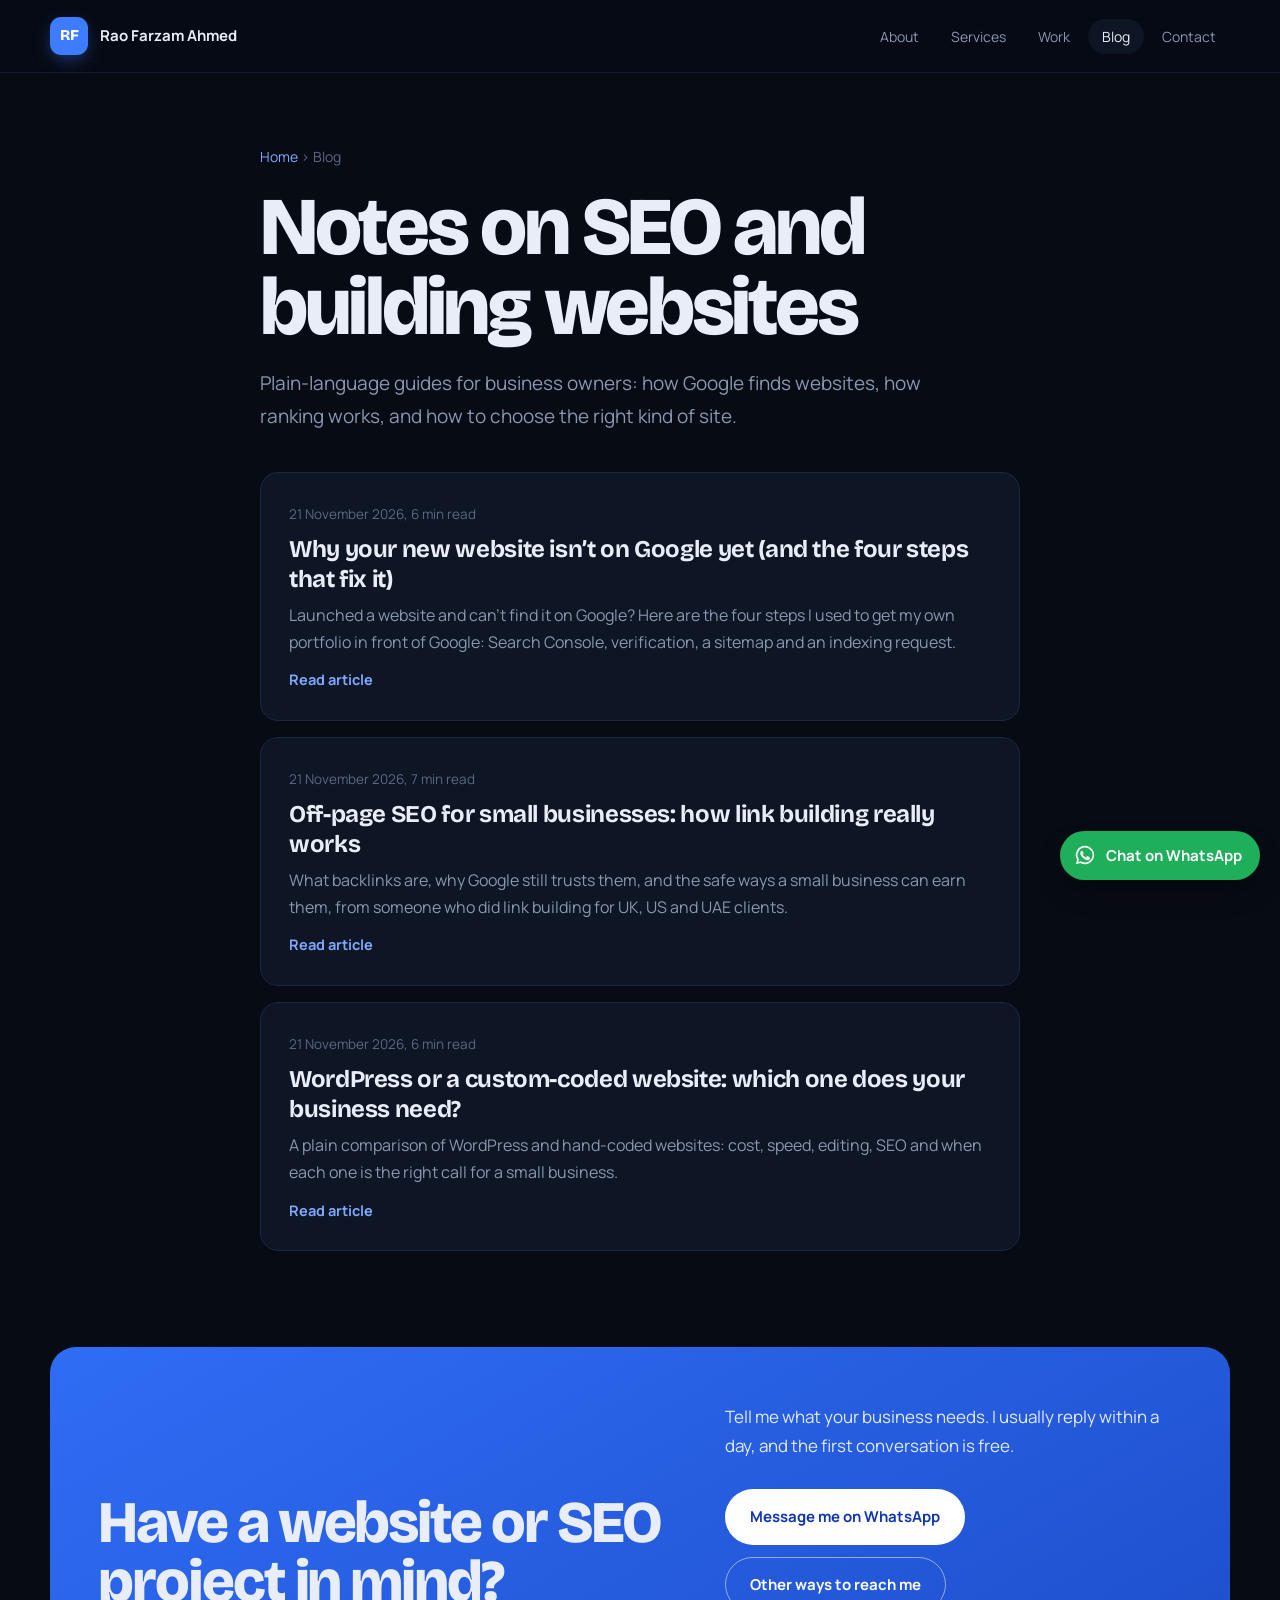
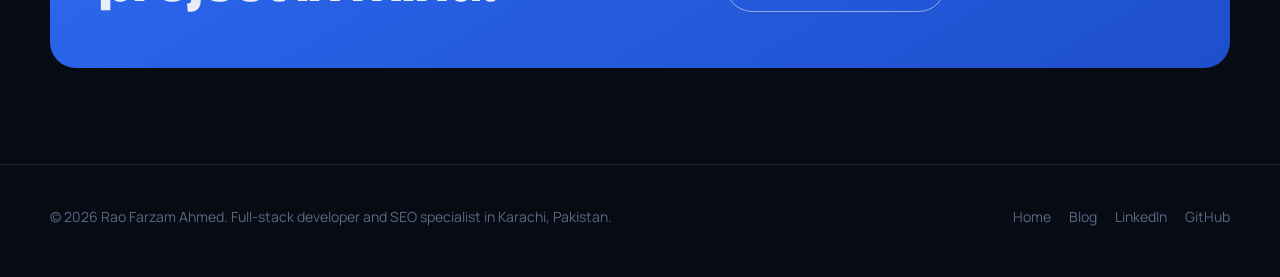
<file: blog/index.html>
<!DOCTYPE html>
<html lang="en">
<head>
<meta charset="UTF-8">
<meta name="viewport" content="width=device-width, initial-scale=1, viewport-fit=cover">
<title>Blog: SEO and website guides | Rao Farzam Ahmed</title>
<meta name="description" content="Plain-language guides on SEO, link building and websites for business owners, by Rao Farzam Ahmed.">
<meta name="author" content="Rao Farzam Ahmed">
<link rel="canonical" href="https://raofarzam.github.io/blog/">
<meta name="theme-color" content="#070B14">
<meta property="og:type" content="website"><meta property="og:title" content="Blog: SEO and website guides | Rao Farzam Ahmed"><meta property="og:description" content="Plain-language guides on SEO, link building and websites for business owners, by Rao Farzam Ahmed."><meta property="og:url" content="https://raofarzam.github.io/blog/"><meta property="og:image" content="https://raofarzam.github.io/images/velocity-1.webp"><meta name="twitter:card" content="summary_large_image">
<link rel="icon" href="data:image/svg+xml,%3Csvg xmlns='http://www.w3.org/2000/svg' viewBox='0 0 64 64'%3E%3Crect width='64' height='64' rx='14' fill='%233D7BFF'/%3E%3Ctext x='32' y='42' font-family='Arial' font-weight='700' font-size='26' fill='white' text-anchor='middle'%3ERF%3C/text%3E%3C/svg%3E">
<link rel="preconnect" href="https://fonts.googleapis.com"><link rel="preconnect" href="https://fonts.gstatic.com" crossorigin>
<link href="https://fonts.googleapis.com/css2?family=Bricolage+Grotesque:opsz,wght@12..96,500;12..96,700;12..96,800&family=Manrope:wght@400;500;600;700&display=swap" rel="stylesheet">
<link rel="stylesheet" href="../assets/inner.css">

</head>
<body>
<a class="sr-only" href="#main">Skip to content</a>
<header class="nav"><div class="wrap">
  <a class="brand" href="../index.html"><span class="mark">RF</span>Rao Farzam Ahmed</a>
  <nav aria-label="Main"><ul id="menu"><li><a href="../index.html#about">About</a></li><li><a href="../index.html#services">Services</a></li><li><a href="../index.html#work">Work</a></li><li><a href="../blog/index.html" aria-current="page">Blog</a></li><li><a href="../index.html#contact">Contact</a></li></ul></nav>
  <button class="menu-btn" aria-label="Open menu" aria-expanded="false" aria-controls="menu"><svg width="18" height="18" viewBox="0 0 24 24" fill="none" stroke="currentColor" stroke-width="2" stroke-linecap="round"><path d="M4 7h16M4 12h16M4 17h16"/></svg></button>
</div></header>
<main id="main">
<div class="narrow phead"><p class="crumbs"><a href="../index.html">Home</a> › Blog</p><h1>Notes on SEO and building websites</h1><p class="lead">Plain-language guides for business owners: how Google finds websites, how ranking works, and how to choose the right kind of site.</p></div>
<div class="narrow"><ol class="posts"><li class="post"><a href="why-your-new-website-is-not-on-google.html"><small>21 November 2026, 6 min read</small><h2>Why your new website isn’t on Google yet (and the four steps that fix it)</h2><p>Launched a website and can’t find it on Google? Here are the four steps I used to get my own portfolio in front of Google: Search Console, verification, a sitemap and an indexing request.</p><span class="more">Read article</span></a></li><li class="post"><a href="off-page-seo-link-building-for-small-businesses.html"><small>21 November 2026, 7 min read</small><h2>Off-page SEO for small businesses: how link building really works</h2><p>What backlinks are, why Google still trusts them, and the safe ways a small business can earn them, from someone who did link building for UK, US and UAE clients.</p><span class="more">Read article</span></a></li><li class="post"><a href="wordpress-or-custom-website.html"><small>21 November 2026, 6 min read</small><h2>WordPress or a custom-coded website: which one does your business need?</h2><p>A plain comparison of WordPress and hand-coded websites: cost, speed, editing, SEO and when each one is the right call for a small business.</p><span class="more">Read article</span></a></li></ol></div>
<div class="wrap"><div class="cta"><h2>Have a website or SEO project in mind?</h2><div><p>Tell me what your business needs. I usually reply within a day, and the first conversation is free.</p><div class="ctas"><a class="btn btn-primary" href="https://wa.me/923321335513" target="_blank" rel="noopener">Message me on WhatsApp</a><a class="btn btn-ghost" href="../index.html#contact">Other ways to reach me</a></div></div></div></div>
</main>
<footer><div class="wrap"><span>© <span data-year>2026</span> Rao Farzam Ahmed. Full-stack developer and SEO specialist in Karachi, Pakistan.</span><nav><a href="../index.html">Home</a><a href="../blog/index.html">Blog</a><a href="https://www.linkedin.com/in/rao-farzam-9769632b8/" target="_blank" rel="noopener">LinkedIn</a><a href="https://github.com/raofarzam" target="_blank" rel="noopener">GitHub</a></nav></div></footer>
<a class="wa" href="https://wa.me/923321335513" target="_blank" rel="noopener" aria-label="Chat on WhatsApp"><svg width="22" height="22" viewBox="0 0 24 24" fill="currentColor" aria-hidden="true"><path d="M12 2a10 10 0 00-8.6 15.1L2 22l5-1.3A10 10 0 1012 2zm0 18.2a8.2 8.2 0 01-4.2-1.2l-.3-.2-3 .8.8-2.9-.2-.3A8.2 8.2 0 1112 20.2zm4.5-6.1c-.2-.1-1.5-.7-1.7-.8s-.4-.1-.6.1-.7.8-.8 1-.3.2-.5.1a6.7 6.7 0 01-3.3-2.9c-.3-.4.2-.4.7-1.3.1-.2 0-.3 0-.4l-.8-1.8c-.2-.5-.4-.4-.6-.4h-.5a1 1 0 00-.7.3 2.9 2.9 0 00-.9 2.2 5.1 5.1 0 001 2.7 11.7 11.7 0 004.5 4c1.7.7 2.3.8 3.2.7a2.7 2.7 0 001.8-1.3 2.2 2.2 0 00.2-1.3c-.1-.1-.3-.2-.5-.3z"/></svg><span>Chat on WhatsApp</span></a>
<script src="../assets/inner.js" defer></script>
</body>
</html>
</file>
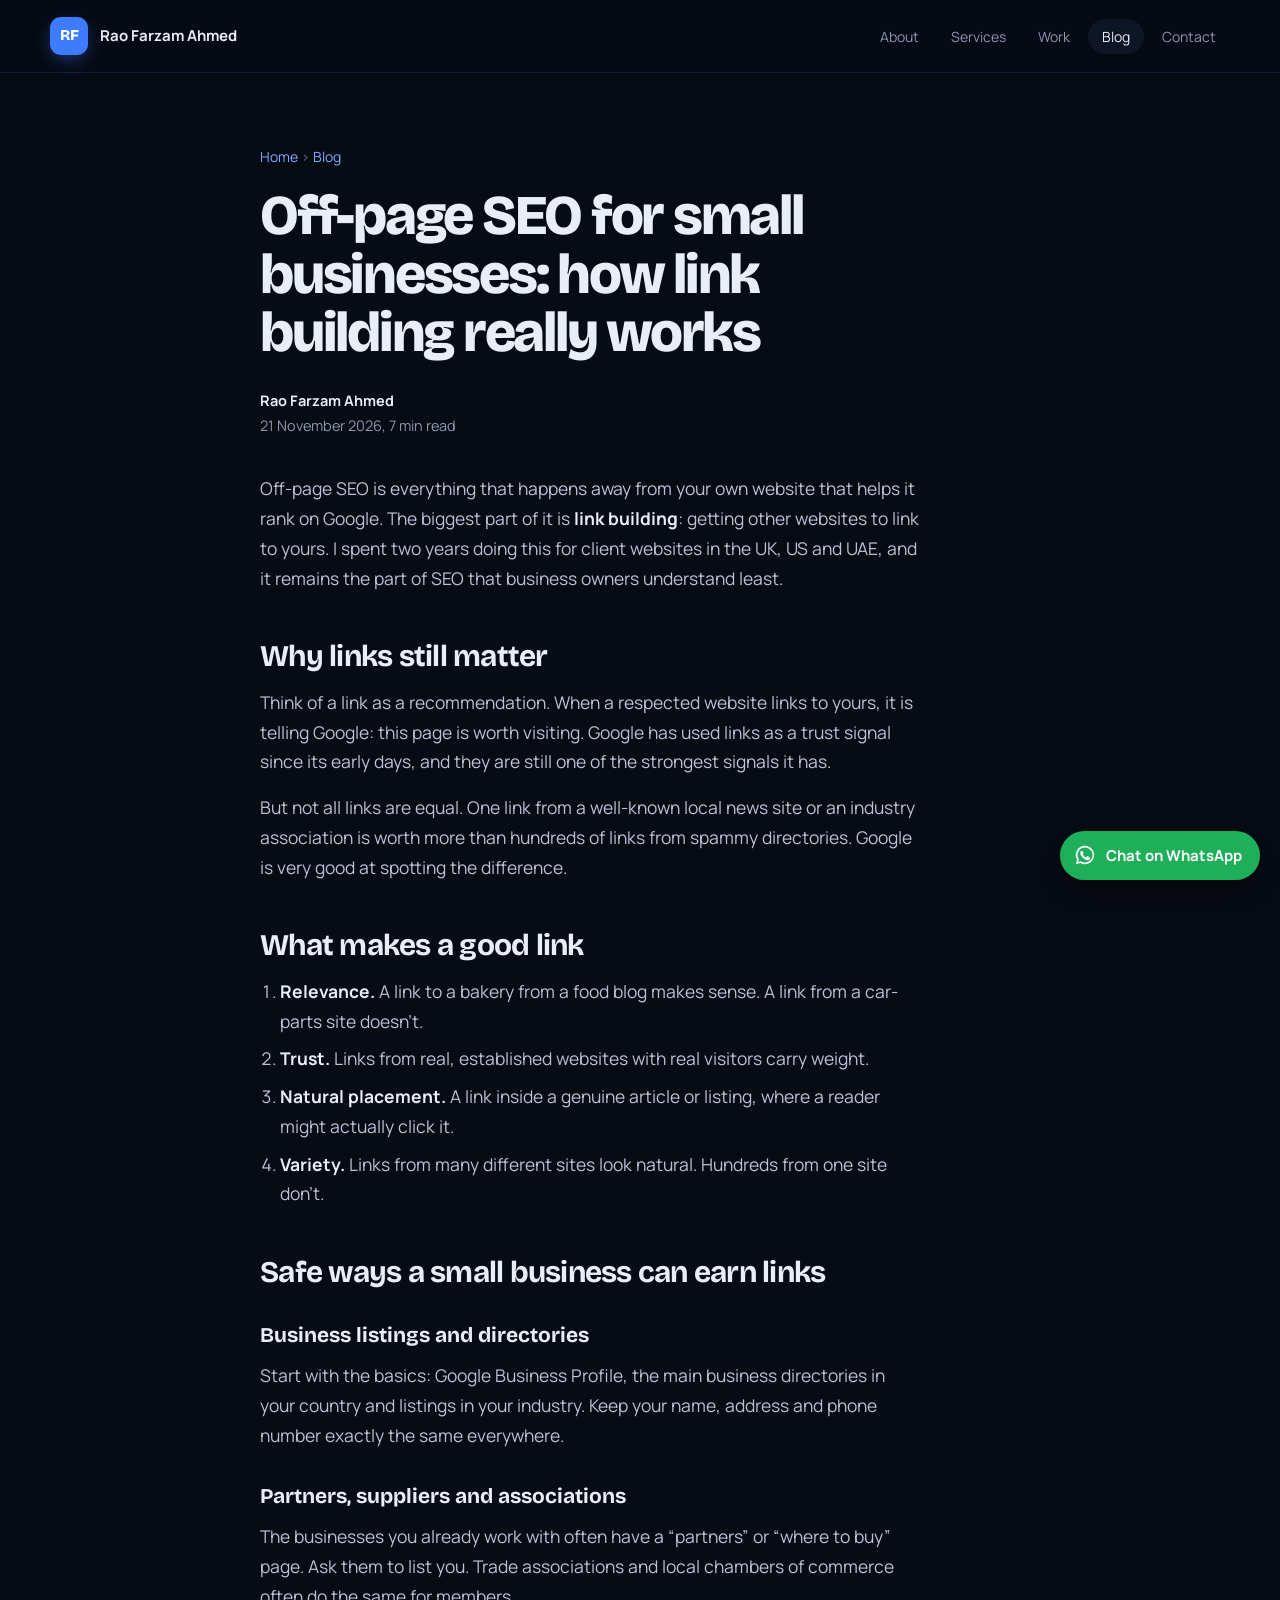
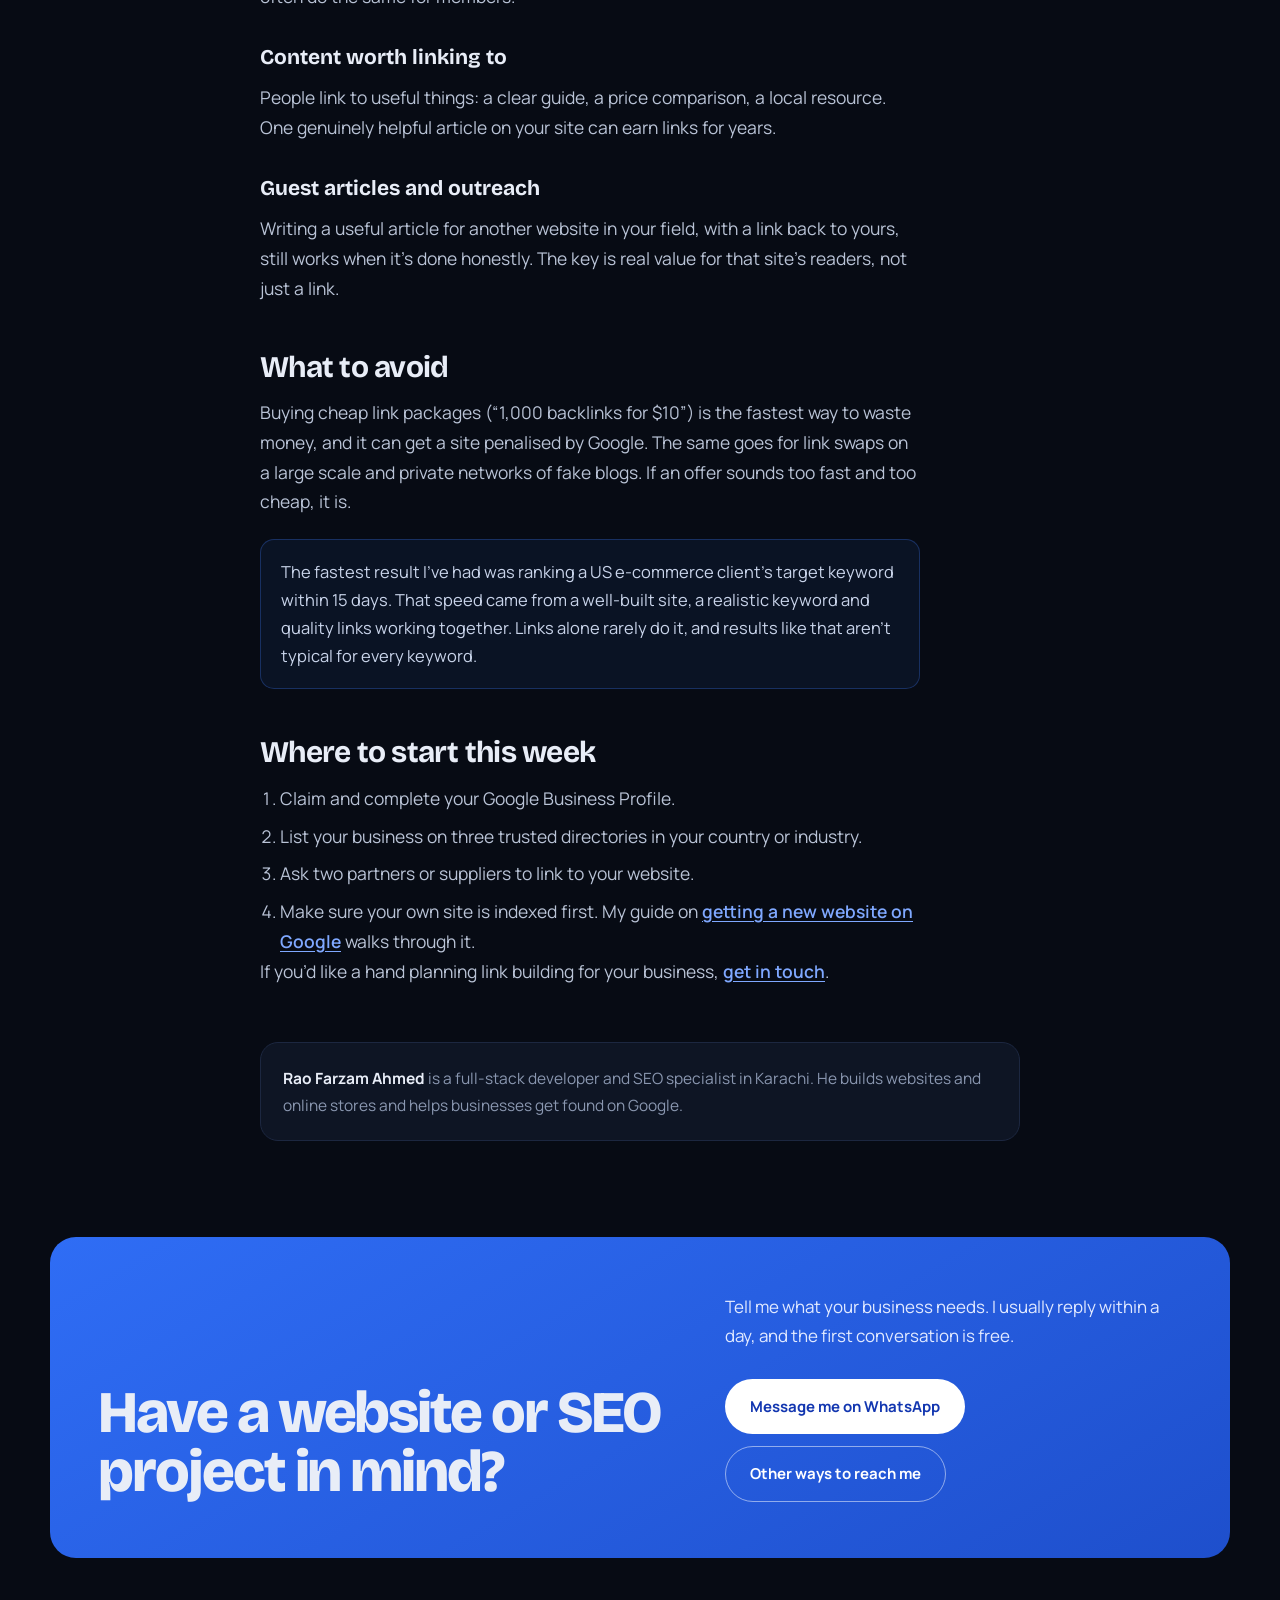
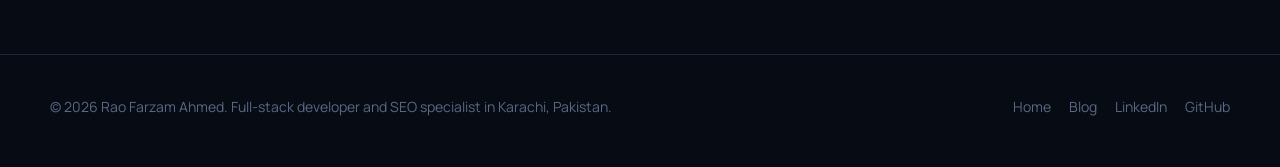
<file: blog/off-page-seo-link-building-for-small-businesses.html>
<!DOCTYPE html>
<html lang="en">
<head>
<meta charset="UTF-8">
<meta name="viewport" content="width=device-width, initial-scale=1, viewport-fit=cover">
<title>Off-page SEO for small businesses: how link building really works | Rao Farzam Ahmed</title>
<meta name="description" content="What backlinks are, why Google still trusts them, and the safe ways a small business can earn them, from someone who did link building for UK, US and UAE clients.">
<meta name="author" content="Rao Farzam Ahmed">
<link rel="canonical" href="https://raofarzam.github.io/blog/off-page-seo-link-building-for-small-businesses.html">
<meta name="theme-color" content="#070B14">
<meta property="og:type" content="article"><meta property="og:title" content="Off-page SEO for small businesses: how link building really works | Rao Farzam Ahmed"><meta property="og:description" content="What backlinks are, why Google still trusts them, and the safe ways a small business can earn them, from someone who did link building for UK, US and UAE clients."><meta property="og:url" content="https://raofarzam.github.io/blog/off-page-seo-link-building-for-small-businesses.html"><meta property="og:image" content="https://raofarzam.github.io/images/velocity-1.webp"><meta name="twitter:card" content="summary_large_image">
<link rel="icon" href="data:image/svg+xml,%3Csvg xmlns='http://www.w3.org/2000/svg' viewBox='0 0 64 64'%3E%3Crect width='64' height='64' rx='14' fill='%233D7BFF'/%3E%3Ctext x='32' y='42' font-family='Arial' font-weight='700' font-size='26' fill='white' text-anchor='middle'%3ERF%3C/text%3E%3C/svg%3E">
<link rel="preconnect" href="https://fonts.googleapis.com"><link rel="preconnect" href="https://fonts.gstatic.com" crossorigin>
<link href="https://fonts.googleapis.com/css2?family=Bricolage+Grotesque:opsz,wght@12..96,500;12..96,700;12..96,800&family=Manrope:wght@400;500;600;700&display=swap" rel="stylesheet">
<link rel="stylesheet" href="../assets/inner.css">
<script type="application/ld+json">{"@context": "https://schema.org", "@type": "BlogPosting", "headline": "Off-page SEO for small businesses: how link building really works", "description": "What backlinks are, why Google still trusts them, and the safe ways a small business can earn them, from someone who did link building for UK, US and UAE clients.", "datePublished": "2026-11-21", "author": {"@type": "Person", "name": "Rao Farzam Ahmed", "url": "https://raofarzam.github.io/"}, "mainEntityOfPage": "https://raofarzam.github.io/blog/off-page-seo-link-building-for-small-businesses.html"}</script>
</head>
<body>
<a class="sr-only" href="#main">Skip to content</a>
<header class="nav"><div class="wrap">
  <a class="brand" href="../index.html"><span class="mark">RF</span>Rao Farzam Ahmed</a>
  <nav aria-label="Main"><ul id="menu"><li><a href="../index.html#about">About</a></li><li><a href="../index.html#services">Services</a></li><li><a href="../index.html#work">Work</a></li><li><a href="../blog/index.html" aria-current="page">Blog</a></li><li><a href="../index.html#contact">Contact</a></li></ul></nav>
  <button class="menu-btn" aria-label="Open menu" aria-expanded="false" aria-controls="menu"><svg width="18" height="18" viewBox="0 0 24 24" fill="none" stroke="currentColor" stroke-width="2" stroke-linecap="round"><path d="M4 7h16M4 12h16M4 17h16"/></svg></button>
</div></header>
<main id="main">

<article class="narrow phead" style="padding-bottom:0"><p class="crumbs"><a href="../index.html">Home</a> › <a href="index.html">Blog</a></p>
<h1 style="font-size:clamp(34px,5vw,56px);line-height:1.05">Off-page SEO for small businesses: how link building really works</h1>
<div class="byline"><div><b>Rao Farzam Ahmed</b>21 November 2026, 7 min read</div></div>
<div class="prose" style="margin-top:36px">
<p>Off-page SEO is everything that happens away from your own website that helps it rank on Google. The biggest part of it is <strong>link building</strong>: getting other websites to link to yours. I spent two years doing this for client websites in the UK, US and UAE, and it remains the part of SEO that business owners understand least.</p>

<h2>Why links still matter</h2>
<p>Think of a link as a recommendation. When a respected website links to yours, it is telling Google: this page is worth visiting. Google has used links as a trust signal since its early days, and they are still one of the strongest signals it has.</p>
<p>But not all links are equal. One link from a well-known local news site or an industry association is worth more than hundreds of links from spammy directories. Google is very good at spotting the difference.</p>

<h2>What makes a good link</h2>
<ol>
<li><strong>Relevance.</strong> A link to a bakery from a food blog makes sense. A link from a car-parts site doesn’t.</li>
<li><strong>Trust.</strong> Links from real, established websites with real visitors carry weight.</li>
<li><strong>Natural placement.</strong> A link inside a genuine article or listing, where a reader might actually click it.</li>
<li><strong>Variety.</strong> Links from many different sites look natural. Hundreds from one site don’t.</li>
</ol>

<h2>Safe ways a small business can earn links</h2>
<h3>Business listings and directories</h3>
<p>Start with the basics: Google Business Profile, the main business directories in your country and listings in your industry. Keep your name, address and phone number exactly the same everywhere.</p>
<h3>Partners, suppliers and associations</h3>
<p>The businesses you already work with often have a “partners” or “where to buy” page. Ask them to list you. Trade associations and local chambers of commerce often do the same for members.</p>
<h3>Content worth linking to</h3>
<p>People link to useful things: a clear guide, a price comparison, a local resource. One genuinely helpful article on your site can earn links for years.</p>
<h3>Guest articles and outreach</h3>
<p>Writing a useful article for another website in your field, with a link back to yours, still works when it’s done honestly. The key is real value for that site’s readers, not just a link.</p>

<h2>What to avoid</h2>
<p>Buying cheap link packages (“1,000 backlinks for $10”) is the fastest way to waste money, and it can get a site penalised by Google. The same goes for link swaps on a large scale and private networks of fake blogs. If an offer sounds too fast and too cheap, it is.</p>
<div class="note">The fastest result I’ve had was ranking a US e-commerce client’s target keyword within 15 days. That speed came from a well-built site, a realistic keyword and quality links working together. Links alone rarely do it, and results like that aren’t typical for every keyword.</div>

<h2>Where to start this week</h2>
<ol>
<li>Claim and complete your Google Business Profile.</li>
<li>List your business on three trusted directories in your country or industry.</li>
<li>Ask two partners or suppliers to link to your website.</li>
<li>Make sure your own site is indexed first. My guide on <a href="why-your-new-website-is-not-on-google.html">getting a new website on Google</a> walks through it.</li>
</ol>
<p>If you’d like a hand planning link building for your business, <a href="../index.html#contact">get in touch</a>.</p>
</div>
<div class="author"><div><p><strong style="color:var(--text)">Rao Farzam Ahmed</strong> is a full-stack developer and SEO specialist in Karachi. He builds websites and online stores and helps businesses get found on Google.</p></div></div>
</article>
<div class="wrap"><div class="cta"><h2>Have a website or SEO project in mind?</h2><div><p>Tell me what your business needs. I usually reply within a day, and the first conversation is free.</p><div class="ctas"><a class="btn btn-primary" href="https://wa.me/923321335513" target="_blank" rel="noopener">Message me on WhatsApp</a><a class="btn btn-ghost" href="../index.html#contact">Other ways to reach me</a></div></div></div></div>
</main>
<footer><div class="wrap"><span>© <span data-year>2026</span> Rao Farzam Ahmed. Full-stack developer and SEO specialist in Karachi, Pakistan.</span><nav><a href="../index.html">Home</a><a href="../blog/index.html">Blog</a><a href="https://www.linkedin.com/in/rao-farzam-9769632b8/" target="_blank" rel="noopener">LinkedIn</a><a href="https://github.com/raofarzam" target="_blank" rel="noopener">GitHub</a></nav></div></footer>
<a class="wa" href="https://wa.me/923321335513" target="_blank" rel="noopener" aria-label="Chat on WhatsApp"><svg width="22" height="22" viewBox="0 0 24 24" fill="currentColor" aria-hidden="true"><path d="M12 2a10 10 0 00-8.6 15.1L2 22l5-1.3A10 10 0 1012 2zm0 18.2a8.2 8.2 0 01-4.2-1.2l-.3-.2-3 .8.8-2.9-.2-.3A8.2 8.2 0 1112 20.2zm4.5-6.1c-.2-.1-1.5-.7-1.7-.8s-.4-.1-.6.1-.7.8-.8 1-.3.2-.5.1a6.7 6.7 0 01-3.3-2.9c-.3-.4.2-.4.7-1.3.1-.2 0-.3 0-.4l-.8-1.8c-.2-.5-.4-.4-.6-.4h-.5a1 1 0 00-.7.3 2.9 2.9 0 00-.9 2.2 5.1 5.1 0 001 2.7 11.7 11.7 0 004.5 4c1.7.7 2.3.8 3.2.7a2.7 2.7 0 001.8-1.3 2.2 2.2 0 00.2-1.3c-.1-.1-.3-.2-.5-.3z"/></svg><span>Chat on WhatsApp</span></a>
<script src="../assets/inner.js" defer></script>
</body>
</html>
</file>
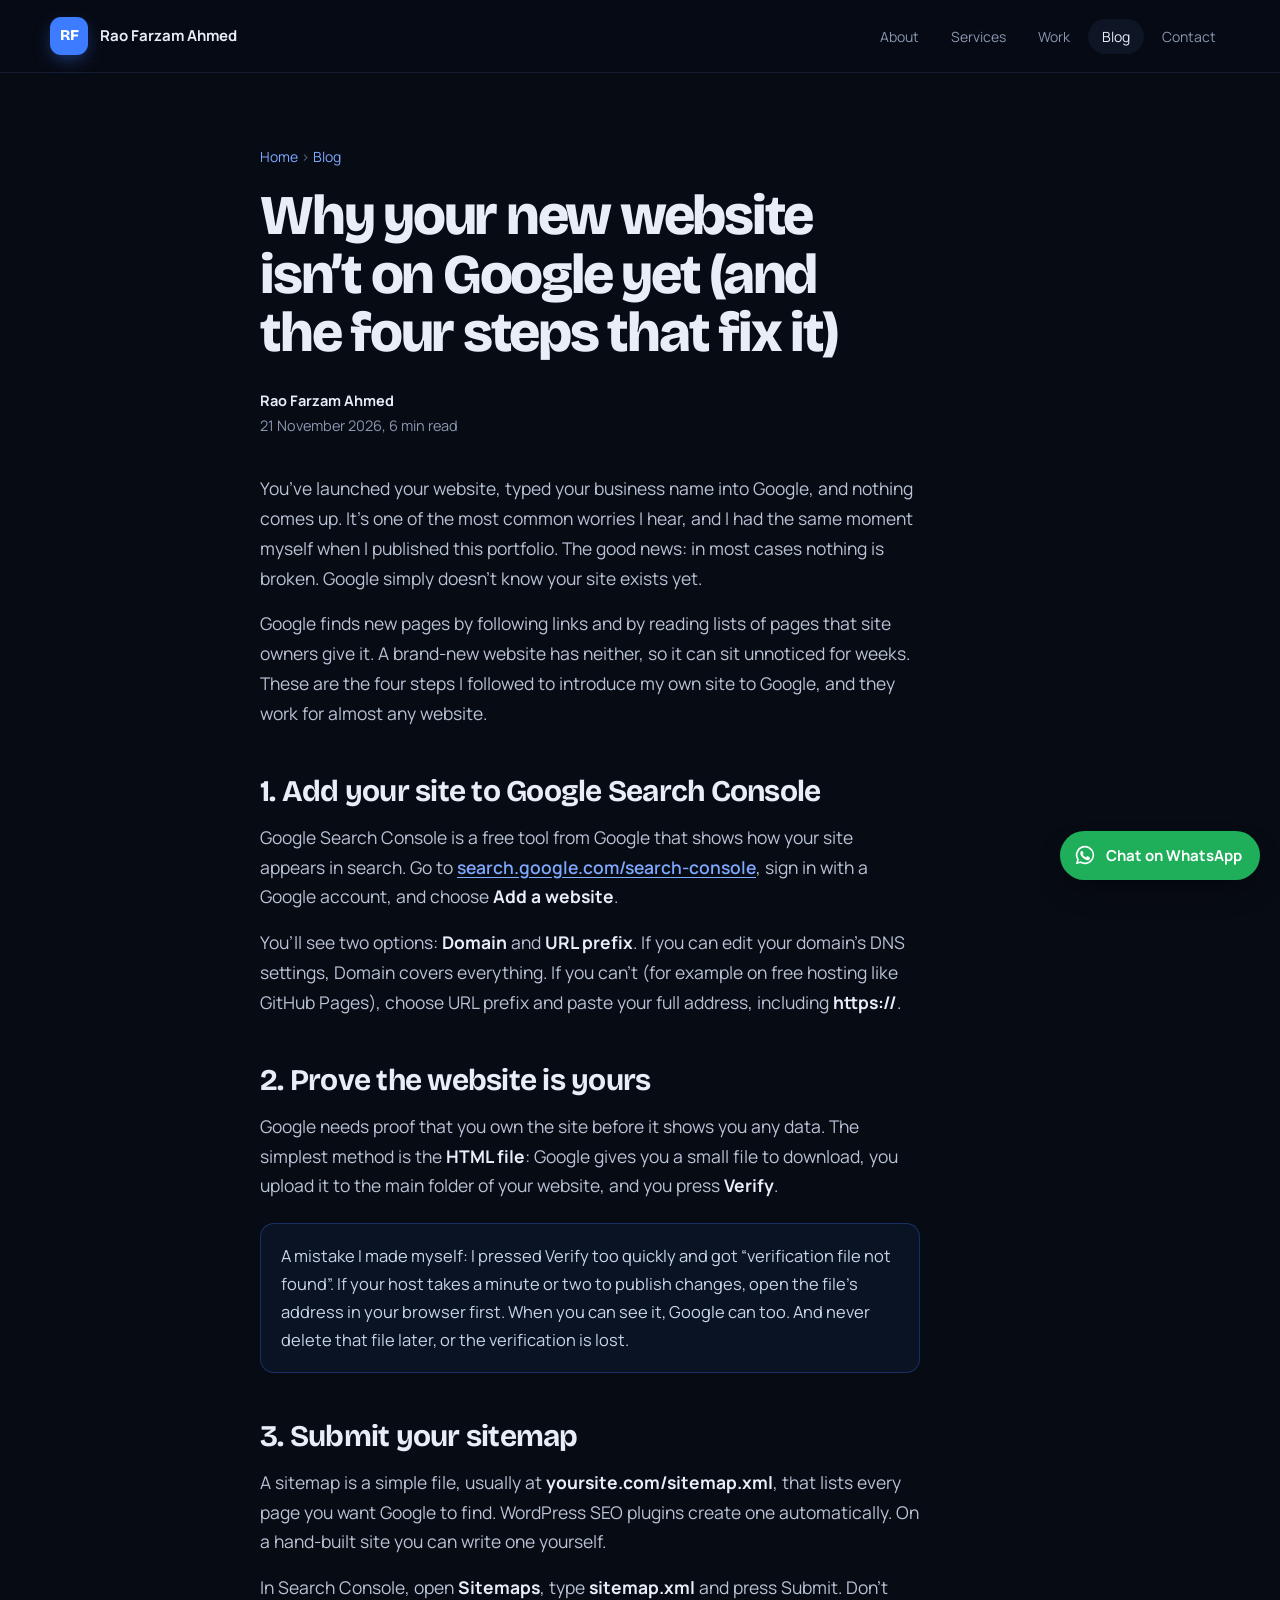
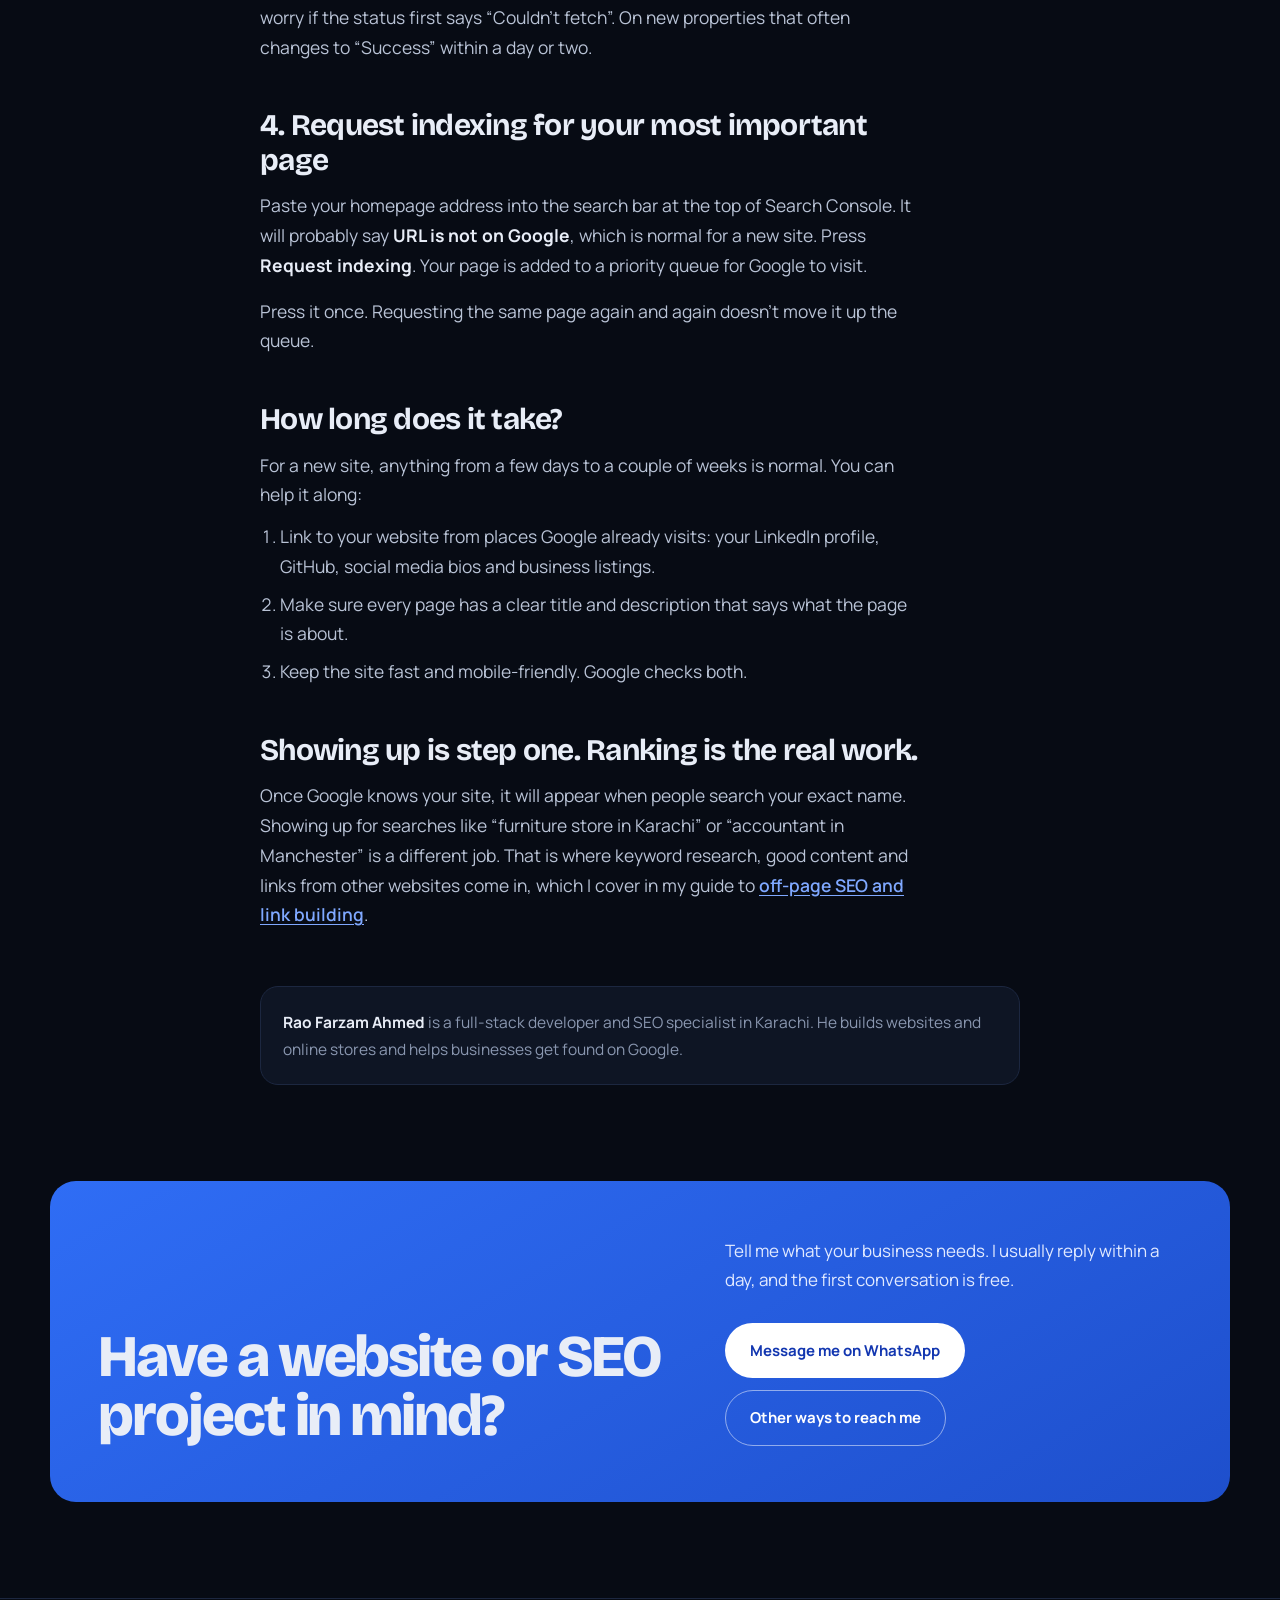
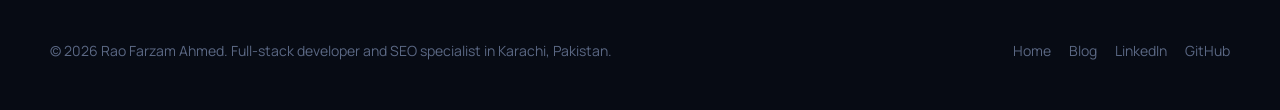
<file: blog/why-your-new-website-is-not-on-google.html>
<!DOCTYPE html>
<html lang="en">
<head>
<meta charset="UTF-8">
<meta name="viewport" content="width=device-width, initial-scale=1, viewport-fit=cover">
<title>Why your new website isn’t on Google yet (and the four steps that fix it) | Rao Farzam Ahmed</title>
<meta name="description" content="Launched a website and can’t find it on Google? Here are the four steps I used to get my own portfolio in front of Google: Search Console, verification, a sitemap and an indexing request.">
<meta name="author" content="Rao Farzam Ahmed">
<link rel="canonical" href="https://raofarzam.github.io/blog/why-your-new-website-is-not-on-google.html">
<meta name="theme-color" content="#070B14">
<meta property="og:type" content="article"><meta property="og:title" content="Why your new website isn’t on Google yet (and the four steps that fix it) | Rao Farzam Ahmed"><meta property="og:description" content="Launched a website and can’t find it on Google? Here are the four steps I used to get my own portfolio in front of Google: Search Console, verification, a sitemap and an indexing request."><meta property="og:url" content="https://raofarzam.github.io/blog/why-your-new-website-is-not-on-google.html"><meta property="og:image" content="https://raofarzam.github.io/images/velocity-1.webp"><meta name="twitter:card" content="summary_large_image">
<link rel="icon" href="data:image/svg+xml,%3Csvg xmlns='http://www.w3.org/2000/svg' viewBox='0 0 64 64'%3E%3Crect width='64' height='64' rx='14' fill='%233D7BFF'/%3E%3Ctext x='32' y='42' font-family='Arial' font-weight='700' font-size='26' fill='white' text-anchor='middle'%3ERF%3C/text%3E%3C/svg%3E">
<link rel="preconnect" href="https://fonts.googleapis.com"><link rel="preconnect" href="https://fonts.gstatic.com" crossorigin>
<link href="https://fonts.googleapis.com/css2?family=Bricolage+Grotesque:opsz,wght@12..96,500;12..96,700;12..96,800&family=Manrope:wght@400;500;600;700&display=swap" rel="stylesheet">
<link rel="stylesheet" href="../assets/inner.css">
<script type="application/ld+json">{"@context": "https://schema.org", "@type": "BlogPosting", "headline": "Why your new website isn\u2019t on Google yet (and the four steps that fix it)", "description": "Launched a website and can\u2019t find it on Google? Here are the four steps I used to get my own portfolio in front of Google: Search Console, verification, a sitemap and an indexing request.", "datePublished": "2026-11-21", "author": {"@type": "Person", "name": "Rao Farzam Ahmed", "url": "https://raofarzam.github.io/"}, "mainEntityOfPage": "https://raofarzam.github.io/blog/why-your-new-website-is-not-on-google.html"}</script>
</head>
<body>
<a class="sr-only" href="#main">Skip to content</a>
<header class="nav"><div class="wrap">
  <a class="brand" href="../index.html"><span class="mark">RF</span>Rao Farzam Ahmed</a>
  <nav aria-label="Main"><ul id="menu"><li><a href="../index.html#about">About</a></li><li><a href="../index.html#services">Services</a></li><li><a href="../index.html#work">Work</a></li><li><a href="../blog/index.html" aria-current="page">Blog</a></li><li><a href="../index.html#contact">Contact</a></li></ul></nav>
  <button class="menu-btn" aria-label="Open menu" aria-expanded="false" aria-controls="menu"><svg width="18" height="18" viewBox="0 0 24 24" fill="none" stroke="currentColor" stroke-width="2" stroke-linecap="round"><path d="M4 7h16M4 12h16M4 17h16"/></svg></button>
</div></header>
<main id="main">

<article class="narrow phead" style="padding-bottom:0"><p class="crumbs"><a href="../index.html">Home</a> › <a href="index.html">Blog</a></p>
<h1 style="font-size:clamp(34px,5vw,56px);line-height:1.05">Why your new website isn’t on Google yet (and the four steps that fix it)</h1>
<div class="byline"><div><b>Rao Farzam Ahmed</b>21 November 2026, 6 min read</div></div>
<div class="prose" style="margin-top:36px">
<p>You’ve launched your website, typed your business name into Google, and nothing comes up. It’s one of the most common worries I hear, and I had the same moment myself when I published this portfolio. The good news: in most cases nothing is broken. Google simply doesn’t know your site exists yet.</p>
<p>Google finds new pages by following links and by reading lists of pages that site owners give it. A brand-new website has neither, so it can sit unnoticed for weeks. These are the four steps I followed to introduce my own site to Google, and they work for almost any website.</p>

<h2>1. Add your site to Google Search Console</h2>
<p>Google Search Console is a free tool from Google that shows how your site appears in search. Go to <a href="https://search.google.com/search-console" target="_blank" rel="noopener">search.google.com/search-console</a>, sign in with a Google account, and choose <strong>Add a website</strong>.</p>
<p>You’ll see two options: <strong>Domain</strong> and <strong>URL prefix</strong>. If you can edit your domain’s DNS settings, Domain covers everything. If you can’t (for example on free hosting like GitHub Pages), choose URL prefix and paste your full address, including <strong>https://</strong>.</p>

<h2>2. Prove the website is yours</h2>
<p>Google needs proof that you own the site before it shows you any data. The simplest method is the <strong>HTML file</strong>: Google gives you a small file to download, you upload it to the main folder of your website, and you press <strong>Verify</strong>.</p>
<div class="note">A mistake I made myself: I pressed Verify too quickly and got “verification file not found”. If your host takes a minute or two to publish changes, open the file’s address in your browser first. When you can see it, Google can too. And never delete that file later, or the verification is lost.</div>

<h2>3. Submit your sitemap</h2>
<p>A sitemap is a simple file, usually at <strong>yoursite.com/sitemap.xml</strong>, that lists every page you want Google to find. WordPress SEO plugins create one automatically. On a hand-built site you can write one yourself.</p>
<p>In Search Console, open <strong>Sitemaps</strong>, type <strong>sitemap.xml</strong> and press Submit. Don’t worry if the status first says “Couldn’t fetch”. On new properties that often changes to “Success” within a day or two.</p>

<h2>4. Request indexing for your most important page</h2>
<p>Paste your homepage address into the search bar at the top of Search Console. It will probably say <strong>URL is not on Google</strong>, which is normal for a new site. Press <strong>Request indexing</strong>. Your page is added to a priority queue for Google to visit.</p>
<p>Press it once. Requesting the same page again and again doesn’t move it up the queue.</p>

<h2>How long does it take?</h2>
<p>For a new site, anything from a few days to a couple of weeks is normal. You can help it along:</p>
<ol>
<li>Link to your website from places Google already visits: your LinkedIn profile, GitHub, social media bios and business listings.</li>
<li>Make sure every page has a clear title and description that says what the page is about.</li>
<li>Keep the site fast and mobile-friendly. Google checks both.</li>
</ol>

<h2>Showing up is step one. Ranking is the real work.</h2>
<p>Once Google knows your site, it will appear when people search your exact name. Showing up for searches like “furniture store in Karachi” or “accountant in Manchester” is a different job. That is where keyword research, good content and links from other websites come in, which I cover in my guide to <a href="off-page-seo-link-building-for-small-businesses.html">off-page SEO and link building</a>.</p>
</div>
<div class="author"><div><p><strong style="color:var(--text)">Rao Farzam Ahmed</strong> is a full-stack developer and SEO specialist in Karachi. He builds websites and online stores and helps businesses get found on Google.</p></div></div>
</article>
<div class="wrap"><div class="cta"><h2>Have a website or SEO project in mind?</h2><div><p>Tell me what your business needs. I usually reply within a day, and the first conversation is free.</p><div class="ctas"><a class="btn btn-primary" href="https://wa.me/923321335513" target="_blank" rel="noopener">Message me on WhatsApp</a><a class="btn btn-ghost" href="../index.html#contact">Other ways to reach me</a></div></div></div></div>
</main>
<footer><div class="wrap"><span>© <span data-year>2026</span> Rao Farzam Ahmed. Full-stack developer and SEO specialist in Karachi, Pakistan.</span><nav><a href="../index.html">Home</a><a href="../blog/index.html">Blog</a><a href="https://www.linkedin.com/in/rao-farzam-9769632b8/" target="_blank" rel="noopener">LinkedIn</a><a href="https://github.com/raofarzam" target="_blank" rel="noopener">GitHub</a></nav></div></footer>
<a class="wa" href="https://wa.me/923321335513" target="_blank" rel="noopener" aria-label="Chat on WhatsApp"><svg width="22" height="22" viewBox="0 0 24 24" fill="currentColor" aria-hidden="true"><path d="M12 2a10 10 0 00-8.6 15.1L2 22l5-1.3A10 10 0 1012 2zm0 18.2a8.2 8.2 0 01-4.2-1.2l-.3-.2-3 .8.8-2.9-.2-.3A8.2 8.2 0 1112 20.2zm4.5-6.1c-.2-.1-1.5-.7-1.7-.8s-.4-.1-.6.1-.7.8-.8 1-.3.2-.5.1a6.7 6.7 0 01-3.3-2.9c-.3-.4.2-.4.7-1.3.1-.2 0-.3 0-.4l-.8-1.8c-.2-.5-.4-.4-.6-.4h-.5a1 1 0 00-.7.3 2.9 2.9 0 00-.9 2.2 5.1 5.1 0 001 2.7 11.7 11.7 0 004.5 4c1.7.7 2.3.8 3.2.7a2.7 2.7 0 001.8-1.3 2.2 2.2 0 00.2-1.3c-.1-.1-.3-.2-.5-.3z"/></svg><span>Chat on WhatsApp</span></a>
<script src="../assets/inner.js" defer></script>
</body>
</html>
</file>
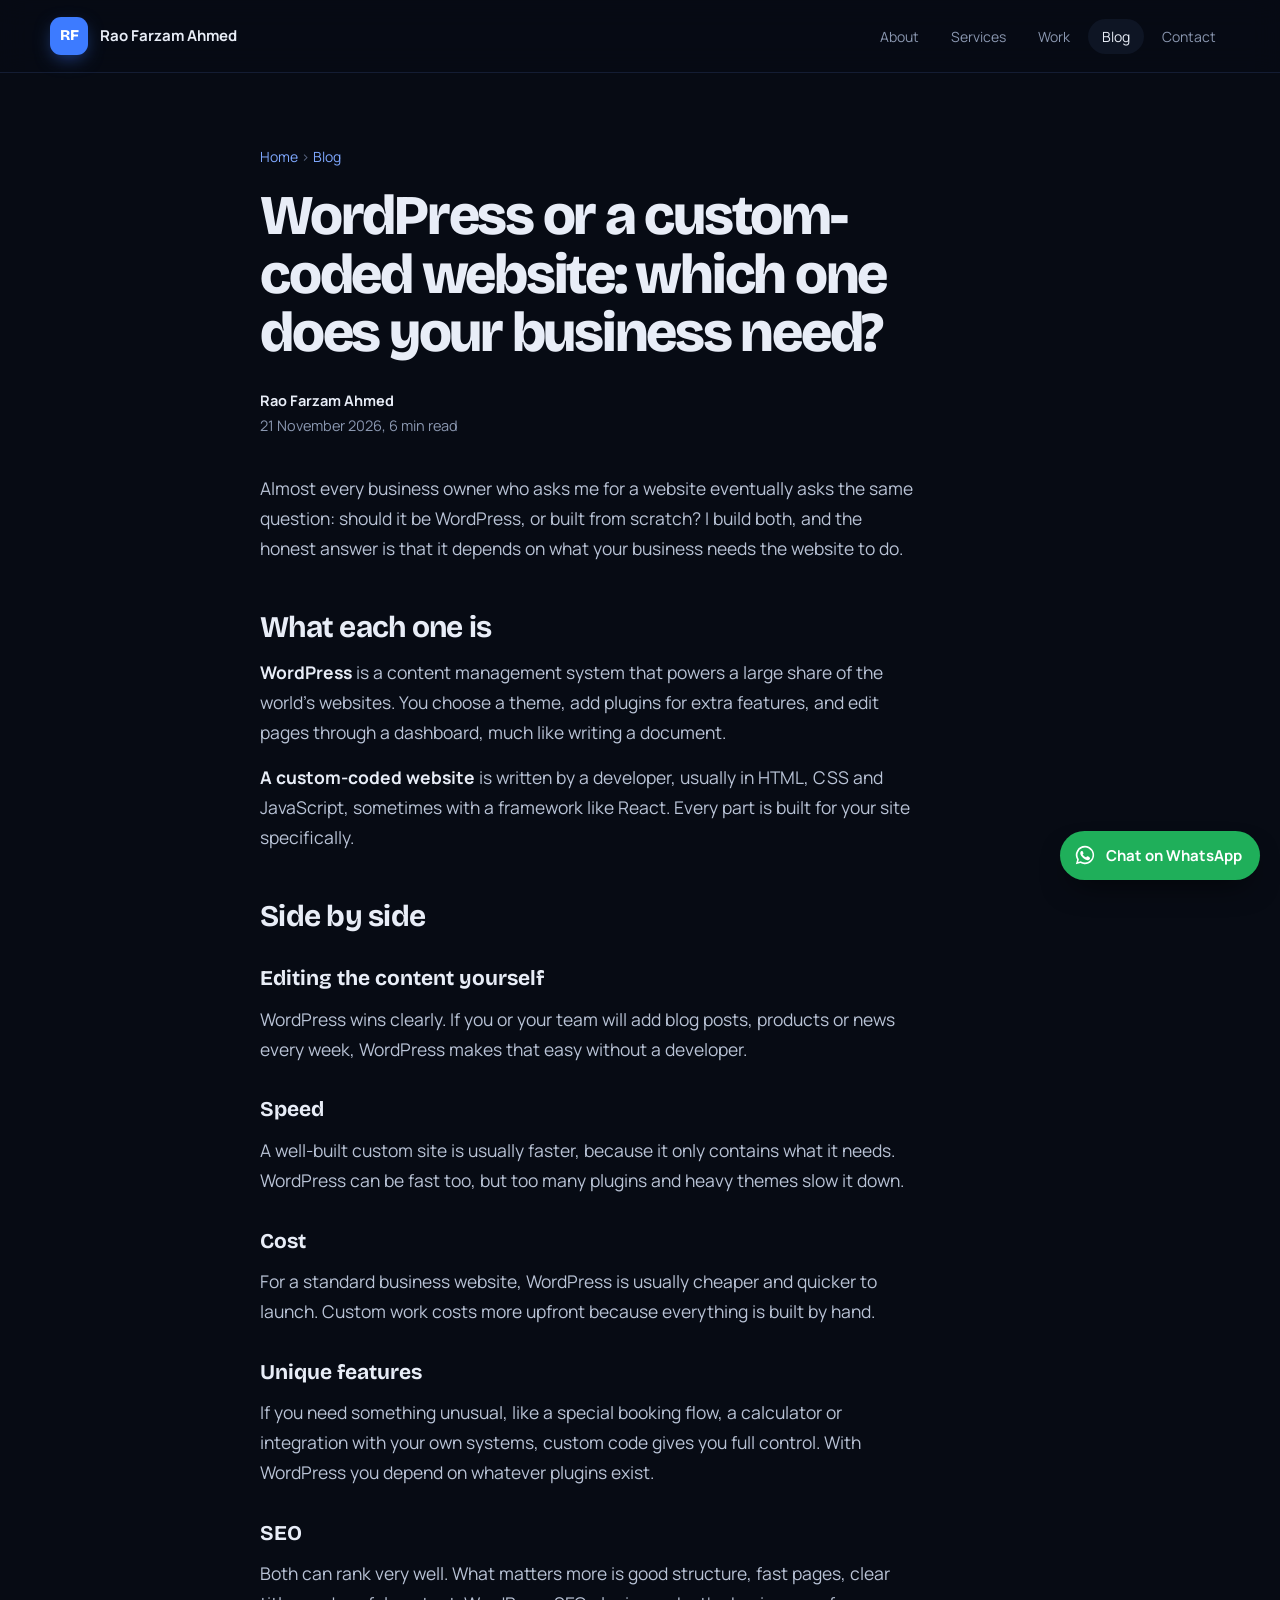
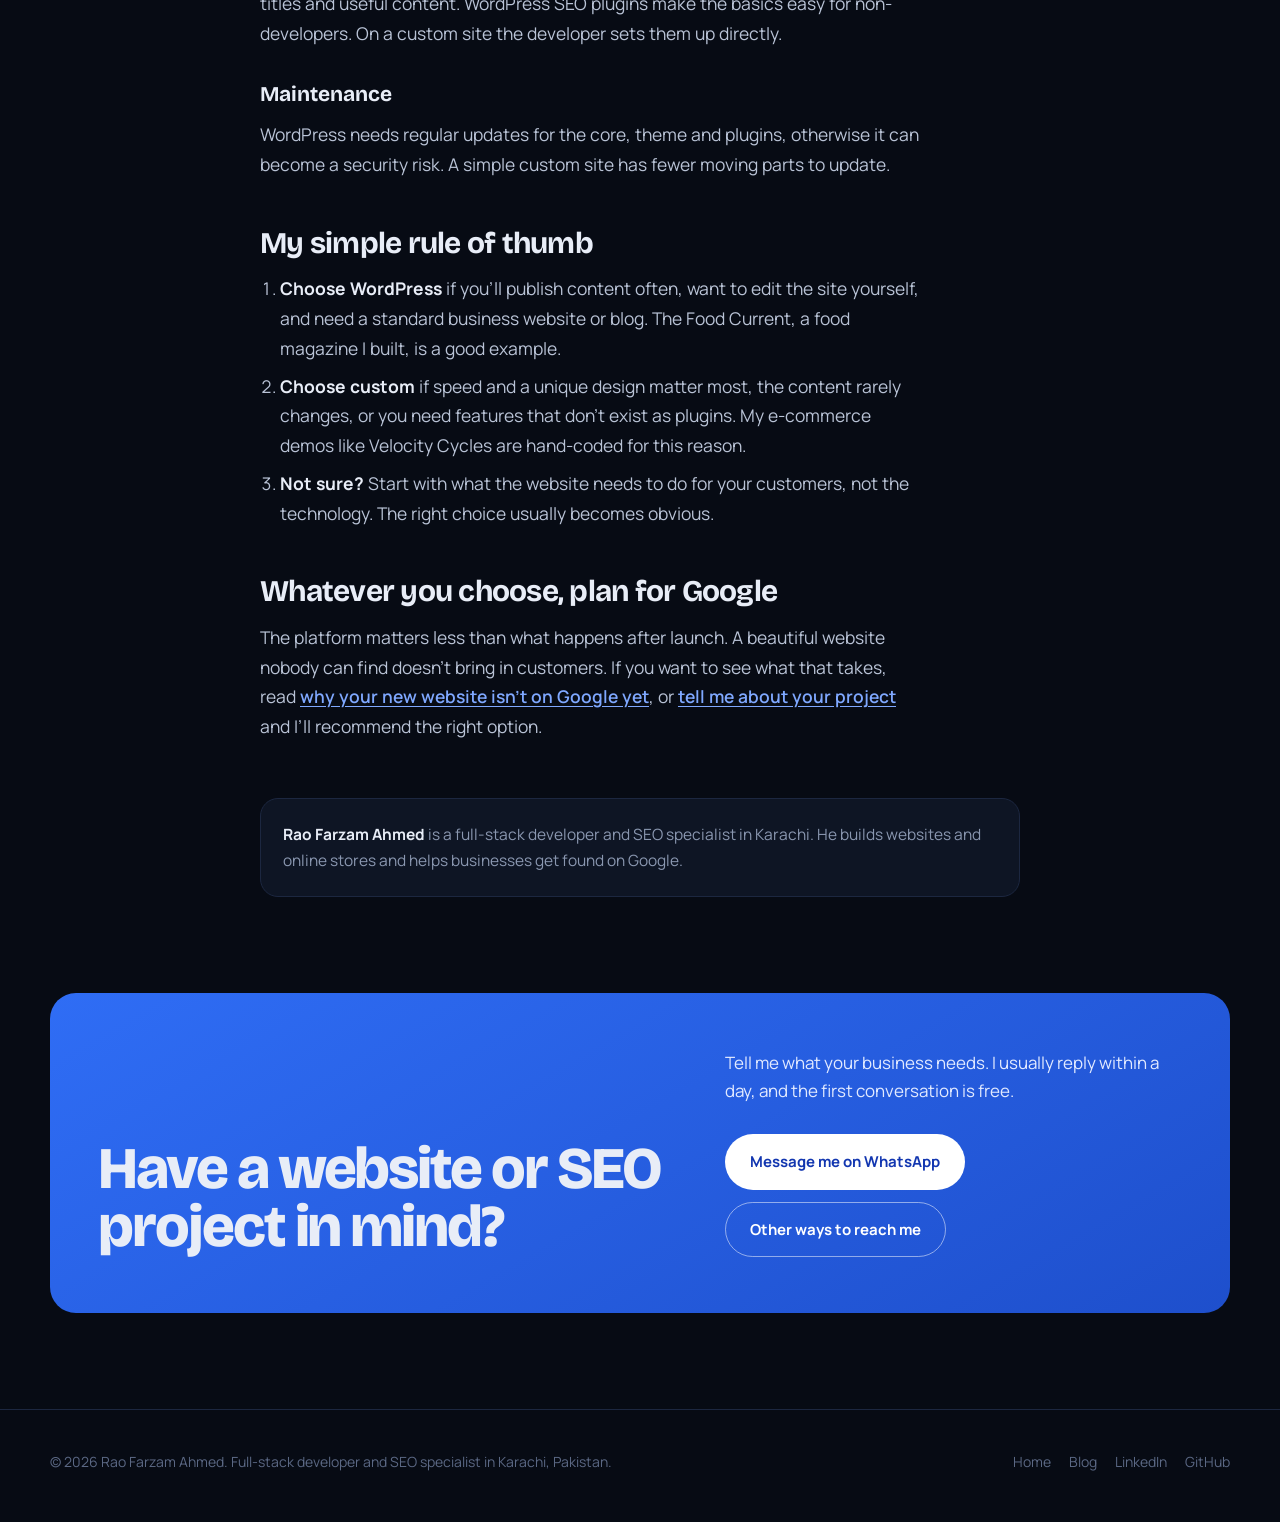
<file: blog/wordpress-or-custom-website.html>
<!DOCTYPE html>
<html lang="en">
<head>
<meta charset="UTF-8">
<meta name="viewport" content="width=device-width, initial-scale=1, viewport-fit=cover">
<title>WordPress or a custom-coded website: which one does your business need? | Rao Farzam Ahmed</title>
<meta name="description" content="A plain comparison of WordPress and hand-coded websites: cost, speed, editing, SEO and when each one is the right call for a small business.">
<meta name="author" content="Rao Farzam Ahmed">
<link rel="canonical" href="https://raofarzam.github.io/blog/wordpress-or-custom-website.html">
<meta name="theme-color" content="#070B14">
<meta property="og:type" content="article"><meta property="og:title" content="WordPress or a custom-coded website: which one does your business need? | Rao Farzam Ahmed"><meta property="og:description" content="A plain comparison of WordPress and hand-coded websites: cost, speed, editing, SEO and when each one is the right call for a small business."><meta property="og:url" content="https://raofarzam.github.io/blog/wordpress-or-custom-website.html"><meta property="og:image" content="https://raofarzam.github.io/images/velocity-1.webp"><meta name="twitter:card" content="summary_large_image">
<link rel="icon" href="data:image/svg+xml,%3Csvg xmlns='http://www.w3.org/2000/svg' viewBox='0 0 64 64'%3E%3Crect width='64' height='64' rx='14' fill='%233D7BFF'/%3E%3Ctext x='32' y='42' font-family='Arial' font-weight='700' font-size='26' fill='white' text-anchor='middle'%3ERF%3C/text%3E%3C/svg%3E">
<link rel="preconnect" href="https://fonts.googleapis.com"><link rel="preconnect" href="https://fonts.gstatic.com" crossorigin>
<link href="https://fonts.googleapis.com/css2?family=Bricolage+Grotesque:opsz,wght@12..96,500;12..96,700;12..96,800&family=Manrope:wght@400;500;600;700&display=swap" rel="stylesheet">
<link rel="stylesheet" href="../assets/inner.css">
<script type="application/ld+json">{"@context": "https://schema.org", "@type": "BlogPosting", "headline": "WordPress or a custom-coded website: which one does your business need?", "description": "A plain comparison of WordPress and hand-coded websites: cost, speed, editing, SEO and when each one is the right call for a small business.", "datePublished": "2026-11-21", "author": {"@type": "Person", "name": "Rao Farzam Ahmed", "url": "https://raofarzam.github.io/"}, "mainEntityOfPage": "https://raofarzam.github.io/blog/wordpress-or-custom-website.html"}</script>
</head>
<body>
<a class="sr-only" href="#main">Skip to content</a>
<header class="nav"><div class="wrap">
  <a class="brand" href="../index.html"><span class="mark">RF</span>Rao Farzam Ahmed</a>
  <nav aria-label="Main"><ul id="menu"><li><a href="../index.html#about">About</a></li><li><a href="../index.html#services">Services</a></li><li><a href="../index.html#work">Work</a></li><li><a href="../blog/index.html" aria-current="page">Blog</a></li><li><a href="../index.html#contact">Contact</a></li></ul></nav>
  <button class="menu-btn" aria-label="Open menu" aria-expanded="false" aria-controls="menu"><svg width="18" height="18" viewBox="0 0 24 24" fill="none" stroke="currentColor" stroke-width="2" stroke-linecap="round"><path d="M4 7h16M4 12h16M4 17h16"/></svg></button>
</div></header>
<main id="main">

<article class="narrow phead" style="padding-bottom:0"><p class="crumbs"><a href="../index.html">Home</a> › <a href="index.html">Blog</a></p>
<h1 style="font-size:clamp(34px,5vw,56px);line-height:1.05">WordPress or a custom-coded website: which one does your business need?</h1>
<div class="byline"><div><b>Rao Farzam Ahmed</b>21 November 2026, 6 min read</div></div>
<div class="prose" style="margin-top:36px">
<p>Almost every business owner who asks me for a website eventually asks the same question: should it be WordPress, or built from scratch? I build both, and the honest answer is that it depends on what your business needs the website to do.</p>

<h2>What each one is</h2>
<p><strong>WordPress</strong> is a content management system that powers a large share of the world’s websites. You choose a theme, add plugins for extra features, and edit pages through a dashboard, much like writing a document.</p>
<p><strong>A custom-coded website</strong> is written by a developer, usually in HTML, CSS and JavaScript, sometimes with a framework like React. Every part is built for your site specifically.</p>

<h2>Side by side</h2>
<h3>Editing the content yourself</h3>
<p>WordPress wins clearly. If you or your team will add blog posts, products or news every week, WordPress makes that easy without a developer.</p>
<h3>Speed</h3>
<p>A well-built custom site is usually faster, because it only contains what it needs. WordPress can be fast too, but too many plugins and heavy themes slow it down.</p>
<h3>Cost</h3>
<p>For a standard business website, WordPress is usually cheaper and quicker to launch. Custom work costs more upfront because everything is built by hand.</p>
<h3>Unique features</h3>
<p>If you need something unusual, like a special booking flow, a calculator or integration with your own systems, custom code gives you full control. With WordPress you depend on whatever plugins exist.</p>
<h3>SEO</h3>
<p>Both can rank very well. What matters more is good structure, fast pages, clear titles and useful content. WordPress SEO plugins make the basics easy for non-developers. On a custom site the developer sets them up directly.</p>
<h3>Maintenance</h3>
<p>WordPress needs regular updates for the core, theme and plugins, otherwise it can become a security risk. A simple custom site has fewer moving parts to update.</p>

<h2>My simple rule of thumb</h2>
<ol>
<li><strong>Choose WordPress</strong> if you’ll publish content often, want to edit the site yourself, and need a standard business website or blog. The Food Current, a food magazine I built, is a good example.</li>
<li><strong>Choose custom</strong> if speed and a unique design matter most, the content rarely changes, or you need features that don’t exist as plugins. My e-commerce demos like Velocity Cycles are hand-coded for this reason.</li>
<li><strong>Not sure?</strong> Start with what the website needs to do for your customers, not the technology. The right choice usually becomes obvious.</li>
</ol>

<h2>Whatever you choose, plan for Google</h2>
<p>The platform matters less than what happens after launch. A beautiful website nobody can find doesn’t bring in customers. If you want to see what that takes, read <a href="why-your-new-website-is-not-on-google.html">why your new website isn’t on Google yet</a>, or <a href="../index.html#contact">tell me about your project</a> and I’ll recommend the right option.</p>
</div>
<div class="author"><div><p><strong style="color:var(--text)">Rao Farzam Ahmed</strong> is a full-stack developer and SEO specialist in Karachi. He builds websites and online stores and helps businesses get found on Google.</p></div></div>
</article>
<div class="wrap"><div class="cta"><h2>Have a website or SEO project in mind?</h2><div><p>Tell me what your business needs. I usually reply within a day, and the first conversation is free.</p><div class="ctas"><a class="btn btn-primary" href="https://wa.me/923321335513" target="_blank" rel="noopener">Message me on WhatsApp</a><a class="btn btn-ghost" href="../index.html#contact">Other ways to reach me</a></div></div></div></div>
</main>
<footer><div class="wrap"><span>© <span data-year>2026</span> Rao Farzam Ahmed. Full-stack developer and SEO specialist in Karachi, Pakistan.</span><nav><a href="../index.html">Home</a><a href="../blog/index.html">Blog</a><a href="https://www.linkedin.com/in/rao-farzam-9769632b8/" target="_blank" rel="noopener">LinkedIn</a><a href="https://github.com/raofarzam" target="_blank" rel="noopener">GitHub</a></nav></div></footer>
<a class="wa" href="https://wa.me/923321335513" target="_blank" rel="noopener" aria-label="Chat on WhatsApp"><svg width="22" height="22" viewBox="0 0 24 24" fill="currentColor" aria-hidden="true"><path d="M12 2a10 10 0 00-8.6 15.1L2 22l5-1.3A10 10 0 1012 2zm0 18.2a8.2 8.2 0 01-4.2-1.2l-.3-.2-3 .8.8-2.9-.2-.3A8.2 8.2 0 1112 20.2zm4.5-6.1c-.2-.1-1.5-.7-1.7-.8s-.4-.1-.6.1-.7.8-.8 1-.3.2-.5.1a6.7 6.7 0 01-3.3-2.9c-.3-.4.2-.4.7-1.3.1-.2 0-.3 0-.4l-.8-1.8c-.2-.5-.4-.4-.6-.4h-.5a1 1 0 00-.7.3 2.9 2.9 0 00-.9 2.2 5.1 5.1 0 001 2.7 11.7 11.7 0 004.5 4c1.7.7 2.3.8 3.2.7a2.7 2.7 0 001.8-1.3 2.2 2.2 0 00.2-1.3c-.1-.1-.3-.2-.5-.3z"/></svg><span>Chat on WhatsApp</span></a>
<script src="../assets/inner.js" defer></script>
</body>
</html>
</file>
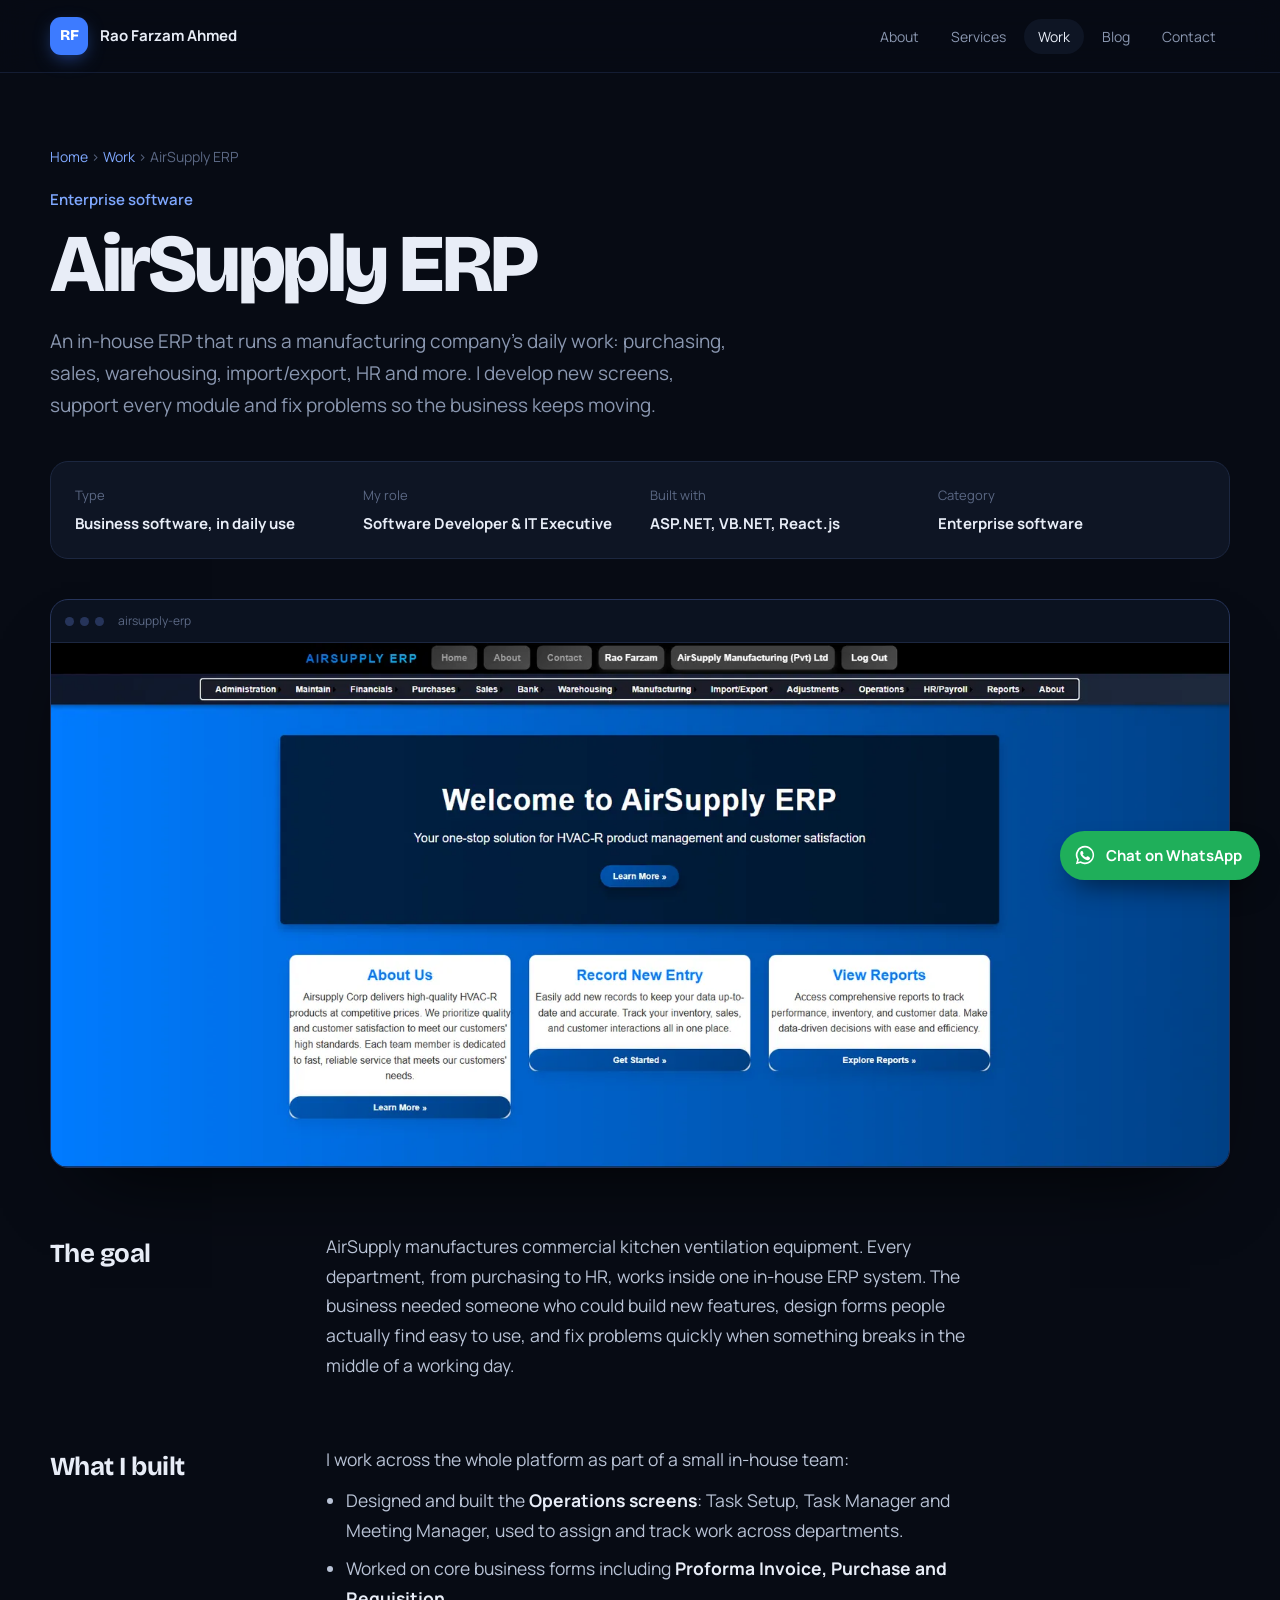
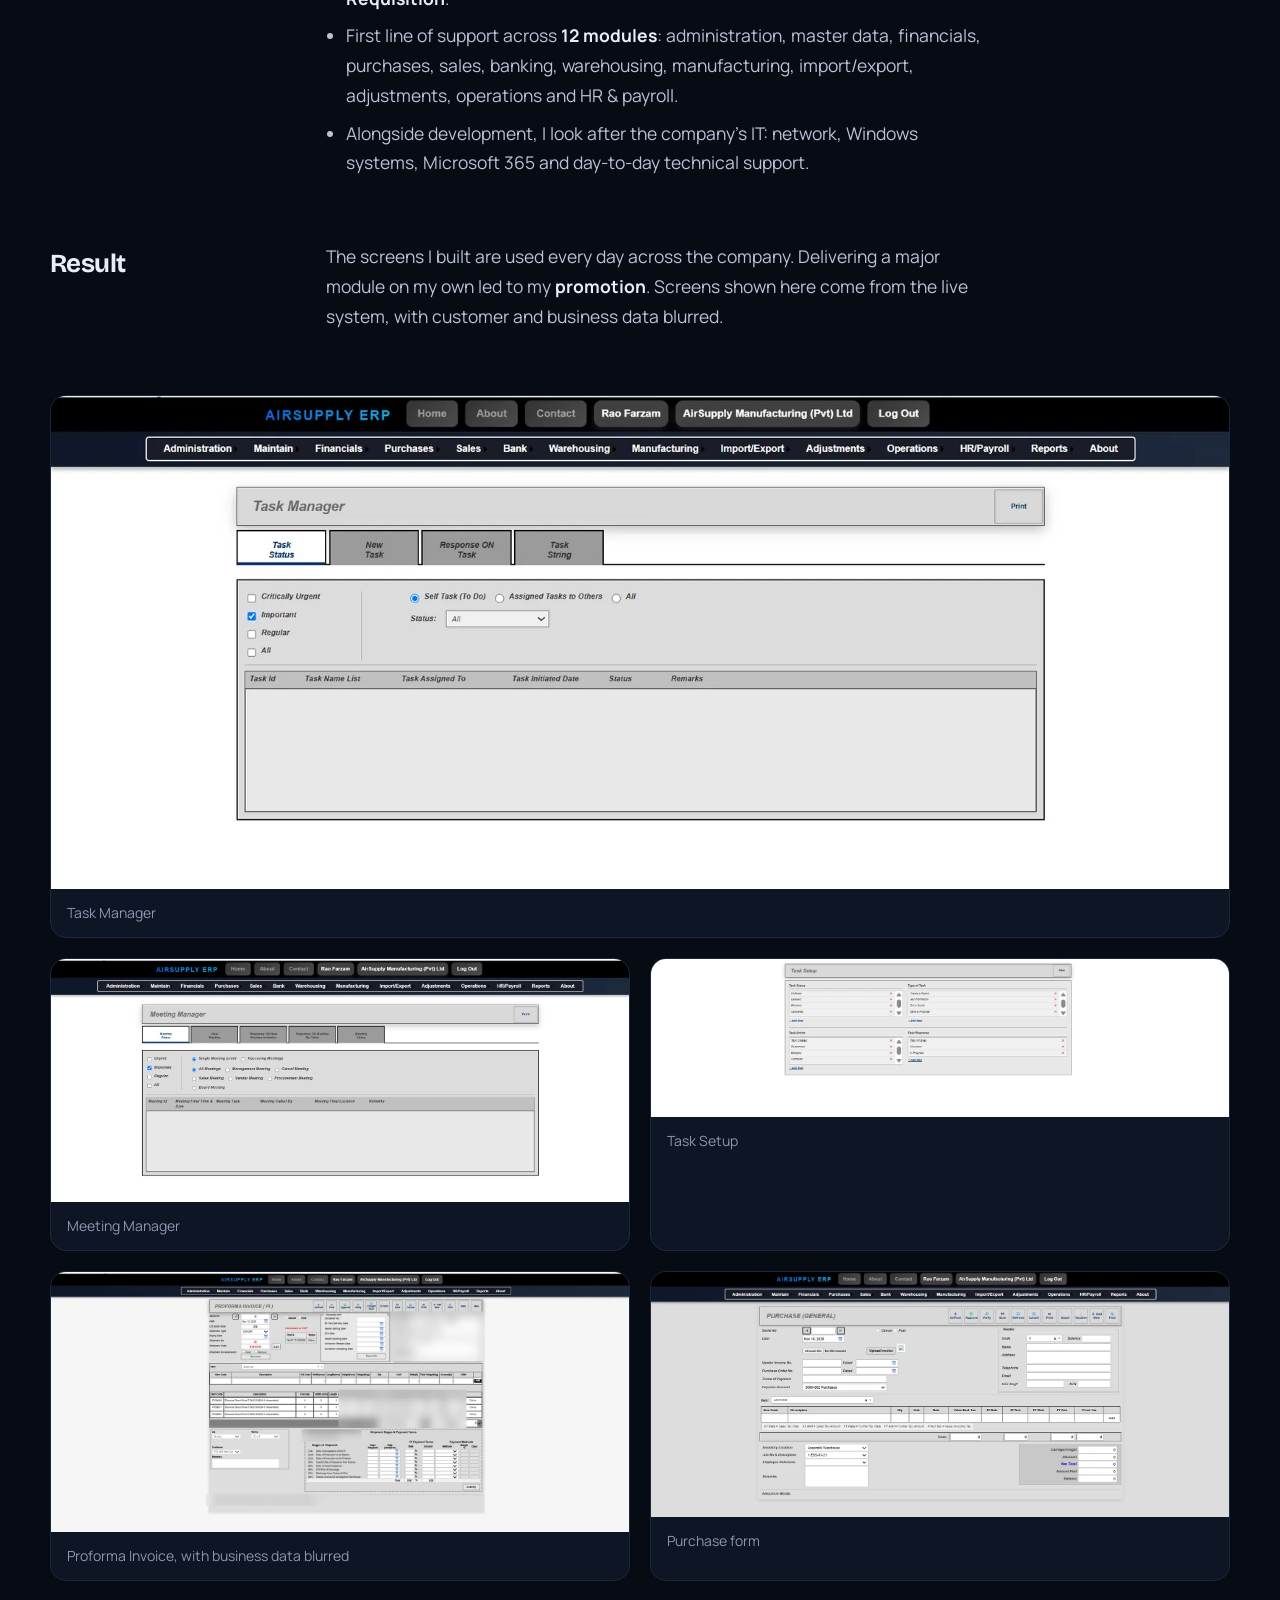
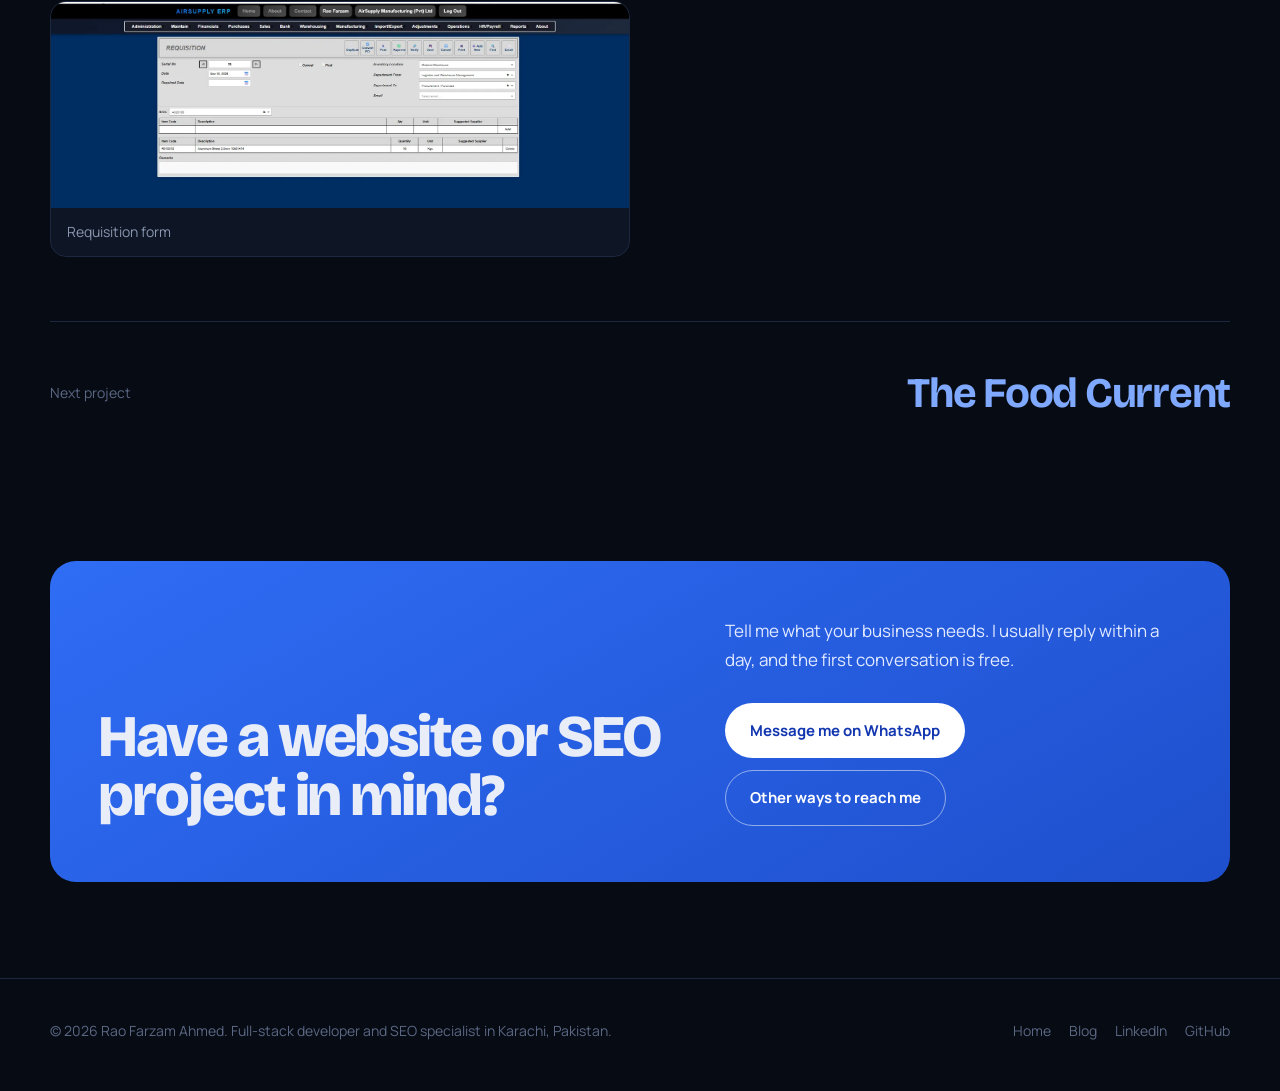
<file: work/airsupply-erp.html>
<!DOCTYPE html>
<html lang="en">
<head>
<meta charset="UTF-8">
<meta name="viewport" content="width=device-width, initial-scale=1, viewport-fit=cover">
<title>AirSupply ERP case study | Rao Farzam Ahmed</title>
<meta name="description" content="An in-house ERP that runs a manufacturing company’s daily work: purchasing, sales, warehousing, import/export, HR and more. I develop new screens, support ">
<meta name="author" content="Rao Farzam Ahmed">
<link rel="canonical" href="https://raofarzam.github.io/work/airsupply-erp.html">
<meta name="theme-color" content="#070B14">
<meta property="og:type" content="article"><meta property="og:title" content="AirSupply ERP case study | Rao Farzam Ahmed"><meta property="og:description" content="An in-house ERP that runs a manufacturing company’s daily work: purchasing, sales, warehousing, import/export, HR and more. I develop new screens, support "><meta property="og:url" content="https://raofarzam.github.io/work/airsupply-erp.html"><meta property="og:image" content="https://raofarzam.github.io/images/erp-1.webp"><meta name="twitter:card" content="summary_large_image">
<link rel="icon" href="data:image/svg+xml,%3Csvg xmlns='http://www.w3.org/2000/svg' viewBox='0 0 64 64'%3E%3Crect width='64' height='64' rx='14' fill='%233D7BFF'/%3E%3Ctext x='32' y='42' font-family='Arial' font-weight='700' font-size='26' fill='white' text-anchor='middle'%3ERF%3C/text%3E%3C/svg%3E">
<link rel="preconnect" href="https://fonts.googleapis.com"><link rel="preconnect" href="https://fonts.gstatic.com" crossorigin>
<link href="https://fonts.googleapis.com/css2?family=Bricolage+Grotesque:opsz,wght@12..96,500;12..96,700;12..96,800&family=Manrope:wght@400;500;600;700&display=swap" rel="stylesheet">
<link rel="stylesheet" href="../assets/inner.css">
<script type="application/ld+json">{"@context": "https://schema.org", "@type": "CreativeWork", "name": "AirSupply ERP", "description": "An in-house ERP that runs a manufacturing company\u2019s daily work: purchasing, sales, warehousing, import/export, HR and more. I develop new screens, support every module and fix problems so the business keeps moving.", "creator": {"@type": "Person", "name": "Rao Farzam Ahmed", "url": "https://raofarzam.github.io/"}, "url": "https://raofarzam.github.io/work/airsupply-erp.html"}</script>
</head>
<body>
<a class="sr-only" href="#main">Skip to content</a>
<header class="nav"><div class="wrap">
  <a class="brand" href="../index.html"><span class="mark">RF</span>Rao Farzam Ahmed</a>
  <nav aria-label="Main"><ul id="menu"><li><a href="../index.html#about">About</a></li><li><a href="../index.html#services">Services</a></li><li><a href="../index.html#work" aria-current="page">Work</a></li><li><a href="../blog/index.html">Blog</a></li><li><a href="../index.html#contact">Contact</a></li></ul></nav>
  <button class="menu-btn" aria-label="Open menu" aria-expanded="false" aria-controls="menu"><svg width="18" height="18" viewBox="0 0 24 24" fill="none" stroke="currentColor" stroke-width="2" stroke-linecap="round"><path d="M4 7h16M4 12h16M4 17h16"/></svg></button>
</div></header>
<main id="main">

<div class="wrap phead"><p class="crumbs"><a href="../index.html">Home</a> › <a href="../index.html#work">Work</a> › AirSupply ERP</p><p class="kind">Enterprise software</p><h1>AirSupply ERP</h1><p class="lead">An in-house ERP that runs a manufacturing company’s daily work: purchasing, sales, warehousing, import/export, HR and more. I develop new screens, support every module and fix problems so the business keeps moving.</p>
<dl class="meta"><div><dt>Type</dt><dd>Business software, in daily use</dd></div><div><dt>My role</dt><dd>Software Developer & IT Executive</dd></div><div><dt>Built with</dt><dd>ASP.NET, VB.NET, React.js</dd></div><div><dt>Category</dt><dd>Enterprise software</dd></div></dl></div>
<div class="wrap"><div class="shot"><div class="bar"><i></i><i></i><i></i><span>airsupply-erp</span></div><img src="../images/erp-1.webp" alt="AirSupply ERP main screen"></div>
<div class="body"><h2>The goal</h2><div class="prose"><p>AirSupply manufactures commercial kitchen ventilation equipment. Every department, from purchasing to HR, works inside one in-house ERP system. The business needed someone who could build new features, design forms people actually find easy to use, and fix problems quickly when something breaks in the middle of a working day.</p></div></div>
<div class="body"><h2>What I built</h2><div class="prose"><p>I work across the whole platform as part of a small in-house team:</p><ul><li>Designed and built the <strong>Operations screens</strong>: Task Setup, Task Manager and Meeting Manager, used to assign and track work across departments.</li><li>Worked on core business forms including <strong>Proforma Invoice, Purchase and Requisition</strong>.</li><li>First line of support across <strong>12 modules</strong>: administration, master data, financials, purchases, sales, banking, warehousing, manufacturing, import/export, adjustments, operations and HR & payroll.</li><li>Alongside development, I look after the company’s IT: network, Windows systems, Microsoft 365 and day-to-day technical support.</li></ul></div></div>
<div class="body"><h2>Result</h2><div class="prose"><p>The screens I built are used every day across the company. Delivering a major module on my own led to my <strong>promotion</strong>. Screens shown here come from the live system, with customer and business data blurred.</p></div></div>
<div class="gallery"><figure><a href="../images/erp-task-manager.webp" target="_blank" rel="noopener"><img src="../images/erp-task-manager.webp" alt="AirSupply ERP: Task Manager" loading="lazy" decoding="async"></a><figcaption>Task Manager</figcaption></figure><figure><a href="../images/erp-meeting-manager.webp" target="_blank" rel="noopener"><img src="../images/erp-meeting-manager.webp" alt="AirSupply ERP: Meeting Manager" loading="lazy" decoding="async"></a><figcaption>Meeting Manager</figcaption></figure><figure><a href="../images/erp-task-setup.webp" target="_blank" rel="noopener"><img src="../images/erp-task-setup.webp" alt="AirSupply ERP: Task Setup" loading="lazy" decoding="async"></a><figcaption>Task Setup</figcaption></figure><figure><a href="../images/erp-proforma.webp" target="_blank" rel="noopener"><img src="../images/erp-proforma.webp" alt="AirSupply ERP: Proforma Invoice, with business data blurred" loading="lazy" decoding="async"></a><figcaption>Proforma Invoice, with business data blurred</figcaption></figure><figure><a href="../images/erp-purchase.webp" target="_blank" rel="noopener"><img src="../images/erp-purchase.webp" alt="AirSupply ERP: Purchase form" loading="lazy" decoding="async"></a><figcaption>Purchase form</figcaption></figure><figure><a href="../images/erp-requisition.webp" target="_blank" rel="noopener"><img src="../images/erp-requisition.webp" alt="AirSupply ERP: Requisition form" loading="lazy" decoding="async"></a><figcaption>Requisition form</figcaption></figure></div>
<a class="next" href="the-food-current.html"><span>Next project</span><b>The Food Current</b></a></div>

<div class="wrap"><div class="cta"><h2>Have a website or SEO project in mind?</h2><div><p>Tell me what your business needs. I usually reply within a day, and the first conversation is free.</p><div class="ctas"><a class="btn btn-primary" href="https://wa.me/923321335513" target="_blank" rel="noopener">Message me on WhatsApp</a><a class="btn btn-ghost" href="../index.html#contact">Other ways to reach me</a></div></div></div></div>
</main>
<footer><div class="wrap"><span>© <span data-year>2026</span> Rao Farzam Ahmed. Full-stack developer and SEO specialist in Karachi, Pakistan.</span><nav><a href="../index.html">Home</a><a href="../blog/index.html">Blog</a><a href="https://www.linkedin.com/in/rao-farzam-9769632b8/" target="_blank" rel="noopener">LinkedIn</a><a href="https://github.com/raofarzam" target="_blank" rel="noopener">GitHub</a></nav></div></footer>
<a class="wa" href="https://wa.me/923321335513" target="_blank" rel="noopener" aria-label="Chat on WhatsApp"><svg width="22" height="22" viewBox="0 0 24 24" fill="currentColor" aria-hidden="true"><path d="M12 2a10 10 0 00-8.6 15.1L2 22l5-1.3A10 10 0 1012 2zm0 18.2a8.2 8.2 0 01-4.2-1.2l-.3-.2-3 .8.8-2.9-.2-.3A8.2 8.2 0 1112 20.2zm4.5-6.1c-.2-.1-1.5-.7-1.7-.8s-.4-.1-.6.1-.7.8-.8 1-.3.2-.5.1a6.7 6.7 0 01-3.3-2.9c-.3-.4.2-.4.7-1.3.1-.2 0-.3 0-.4l-.8-1.8c-.2-.5-.4-.4-.6-.4h-.5a1 1 0 00-.7.3 2.9 2.9 0 00-.9 2.2 5.1 5.1 0 001 2.7 11.7 11.7 0 004.5 4c1.7.7 2.3.8 3.2.7a2.7 2.7 0 001.8-1.3 2.2 2.2 0 00.2-1.3c-.1-.1-.3-.2-.5-.3z"/></svg><span>Chat on WhatsApp</span></a>
<script src="../assets/inner.js" defer></script>
</body>
</html>
</file>
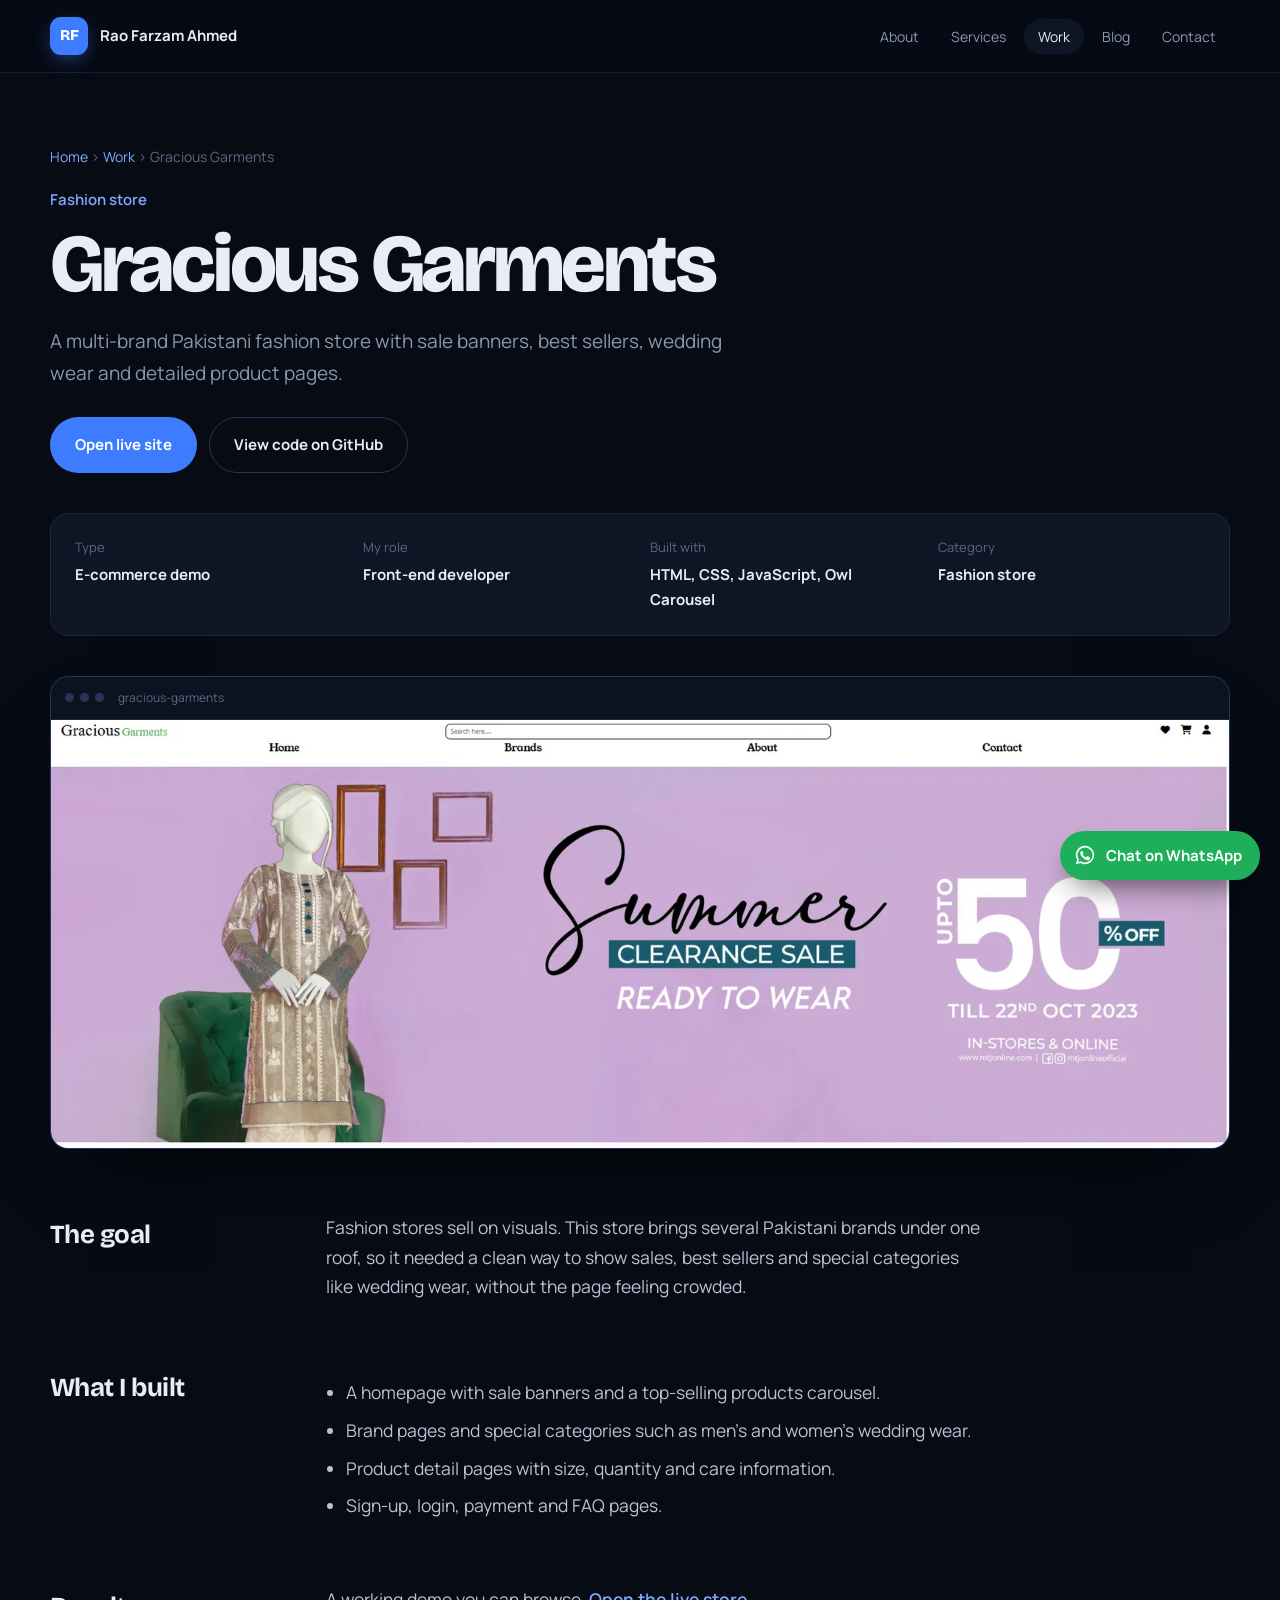
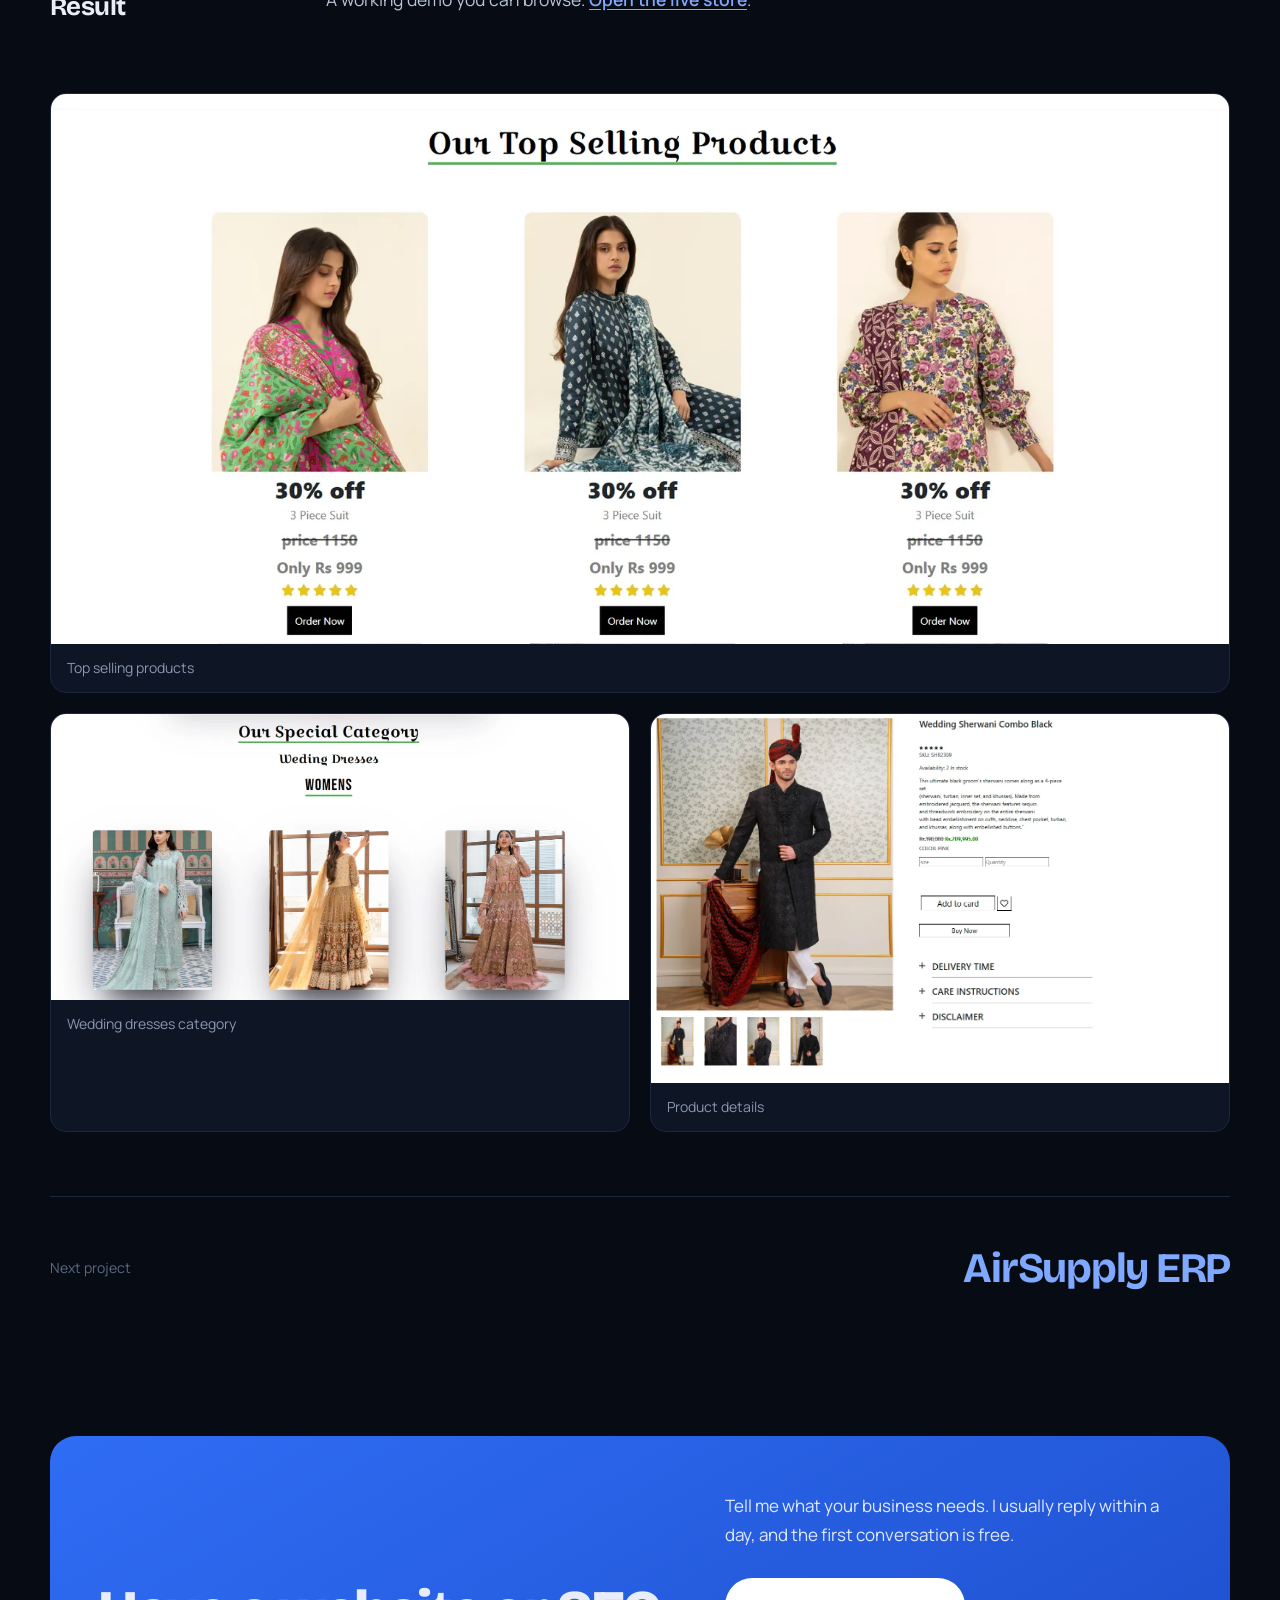
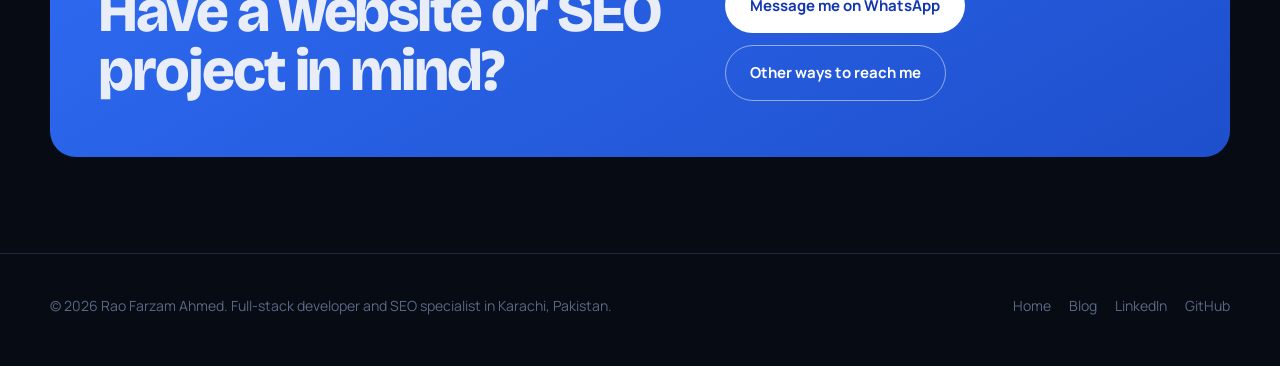
<file: work/gracious-garments.html>
<!DOCTYPE html>
<html lang="en">
<head>
<meta charset="UTF-8">
<meta name="viewport" content="width=device-width, initial-scale=1, viewport-fit=cover">
<title>Gracious Garments case study | Rao Farzam Ahmed</title>
<meta name="description" content="A multi-brand Pakistani fashion store with sale banners, best sellers, wedding wear and detailed product pages.">
<meta name="author" content="Rao Farzam Ahmed">
<link rel="canonical" href="https://raofarzam.github.io/work/gracious-garments.html">
<meta name="theme-color" content="#070B14">
<meta property="og:type" content="article"><meta property="og:title" content="Gracious Garments case study | Rao Farzam Ahmed"><meta property="og:description" content="A multi-brand Pakistani fashion store with sale banners, best sellers, wedding wear and detailed product pages."><meta property="og:url" content="https://raofarzam.github.io/work/gracious-garments.html"><meta property="og:image" content="https://raofarzam.github.io/images/gracious-1.webp"><meta name="twitter:card" content="summary_large_image">
<link rel="icon" href="data:image/svg+xml,%3Csvg xmlns='http://www.w3.org/2000/svg' viewBox='0 0 64 64'%3E%3Crect width='64' height='64' rx='14' fill='%233D7BFF'/%3E%3Ctext x='32' y='42' font-family='Arial' font-weight='700' font-size='26' fill='white' text-anchor='middle'%3ERF%3C/text%3E%3C/svg%3E">
<link rel="preconnect" href="https://fonts.googleapis.com"><link rel="preconnect" href="https://fonts.gstatic.com" crossorigin>
<link href="https://fonts.googleapis.com/css2?family=Bricolage+Grotesque:opsz,wght@12..96,500;12..96,700;12..96,800&family=Manrope:wght@400;500;600;700&display=swap" rel="stylesheet">
<link rel="stylesheet" href="../assets/inner.css">
<script type="application/ld+json">{"@context": "https://schema.org", "@type": "CreativeWork", "name": "Gracious Garments", "description": "A multi-brand Pakistani fashion store with sale banners, best sellers, wedding wear and detailed product pages.", "creator": {"@type": "Person", "name": "Rao Farzam Ahmed", "url": "https://raofarzam.github.io/"}, "url": "https://raofarzam.github.io/work/gracious-garments.html"}</script>
</head>
<body>
<a class="sr-only" href="#main">Skip to content</a>
<header class="nav"><div class="wrap">
  <a class="brand" href="../index.html"><span class="mark">RF</span>Rao Farzam Ahmed</a>
  <nav aria-label="Main"><ul id="menu"><li><a href="../index.html#about">About</a></li><li><a href="../index.html#services">Services</a></li><li><a href="../index.html#work" aria-current="page">Work</a></li><li><a href="../blog/index.html">Blog</a></li><li><a href="../index.html#contact">Contact</a></li></ul></nav>
  <button class="menu-btn" aria-label="Open menu" aria-expanded="false" aria-controls="menu"><svg width="18" height="18" viewBox="0 0 24 24" fill="none" stroke="currentColor" stroke-width="2" stroke-linecap="round"><path d="M4 7h16M4 12h16M4 17h16"/></svg></button>
</div></header>
<main id="main">

<div class="wrap phead"><p class="crumbs"><a href="../index.html">Home</a> › <a href="../index.html#work">Work</a> › Gracious Garments</p><p class="kind">Fashion store</p><h1>Gracious Garments</h1><p class="lead">A multi-brand Pakistani fashion store with sale banners, best sellers, wedding wear and detailed product pages.</p><div class="ctas"><a class="btn btn-primary" href="https://raofarzam.github.io/Gracious-Garments/Index.html" target="_blank" rel="noopener">Open live site</a><a class="btn btn-ghost" href="https://github.com/raofarzam/Gracious-Garments" target="_blank" rel="noopener">View code on GitHub</a></div>
<dl class="meta"><div><dt>Type</dt><dd>E-commerce demo</dd></div><div><dt>My role</dt><dd>Front-end developer</dd></div><div><dt>Built with</dt><dd>HTML, CSS, JavaScript, Owl Carousel</dd></div><div><dt>Category</dt><dd>Fashion store</dd></div></dl></div>
<div class="wrap"><div class="shot"><div class="bar"><i></i><i></i><i></i><span>gracious-garments</span></div><img src="../images/gracious-1.webp" alt="Gracious Garments main screen"></div>
<div class="body"><h2>The goal</h2><div class="prose"><p>Fashion stores sell on visuals. This store brings several Pakistani brands under one roof, so it needed a clean way to show sales, best sellers and special categories like wedding wear, without the page feeling crowded.</p></div></div>
<div class="body"><h2>What I built</h2><div class="prose"><ul><li>A homepage with sale banners and a top-selling products carousel.</li><li>Brand pages and special categories such as men’s and women’s wedding wear.</li><li>Product detail pages with size, quantity and care information.</li><li>Sign-up, login, payment and FAQ pages.</li></ul></div></div>
<div class="body"><h2>Result</h2><div class="prose"><p>A working demo you can browse. <a href="https://raofarzam.github.io/Gracious-Garments/Index.html" target="_blank" rel="noopener">Open the live store</a>.</p></div></div>
<div class="gallery"><figure><a href="../images/gracious-2.webp" target="_blank" rel="noopener"><img src="../images/gracious-2.webp" alt="Gracious Garments: Top selling products" loading="lazy" decoding="async"></a><figcaption>Top selling products</figcaption></figure><figure><a href="../images/gracious-3.webp" target="_blank" rel="noopener"><img src="../images/gracious-3.webp" alt="Gracious Garments: Wedding dresses category" loading="lazy" decoding="async"></a><figcaption>Wedding dresses category</figcaption></figure><figure><a href="../images/gracious-4.webp" target="_blank" rel="noopener"><img src="../images/gracious-4.webp" alt="Gracious Garments: Product details" loading="lazy" decoding="async"></a><figcaption>Product details</figcaption></figure></div>
<a class="next" href="airsupply-erp.html"><span>Next project</span><b>AirSupply ERP</b></a></div>

<div class="wrap"><div class="cta"><h2>Have a website or SEO project in mind?</h2><div><p>Tell me what your business needs. I usually reply within a day, and the first conversation is free.</p><div class="ctas"><a class="btn btn-primary" href="https://wa.me/923321335513" target="_blank" rel="noopener">Message me on WhatsApp</a><a class="btn btn-ghost" href="../index.html#contact">Other ways to reach me</a></div></div></div></div>
</main>
<footer><div class="wrap"><span>© <span data-year>2026</span> Rao Farzam Ahmed. Full-stack developer and SEO specialist in Karachi, Pakistan.</span><nav><a href="../index.html">Home</a><a href="../blog/index.html">Blog</a><a href="https://www.linkedin.com/in/rao-farzam-9769632b8/" target="_blank" rel="noopener">LinkedIn</a><a href="https://github.com/raofarzam" target="_blank" rel="noopener">GitHub</a></nav></div></footer>
<a class="wa" href="https://wa.me/923321335513" target="_blank" rel="noopener" aria-label="Chat on WhatsApp"><svg width="22" height="22" viewBox="0 0 24 24" fill="currentColor" aria-hidden="true"><path d="M12 2a10 10 0 00-8.6 15.1L2 22l5-1.3A10 10 0 1012 2zm0 18.2a8.2 8.2 0 01-4.2-1.2l-.3-.2-3 .8.8-2.9-.2-.3A8.2 8.2 0 1112 20.2zm4.5-6.1c-.2-.1-1.5-.7-1.7-.8s-.4-.1-.6.1-.7.8-.8 1-.3.2-.5.1a6.7 6.7 0 01-3.3-2.9c-.3-.4.2-.4.7-1.3.1-.2 0-.3 0-.4l-.8-1.8c-.2-.5-.4-.4-.6-.4h-.5a1 1 0 00-.7.3 2.9 2.9 0 00-.9 2.2 5.1 5.1 0 001 2.7 11.7 11.7 0 004.5 4c1.7.7 2.3.8 3.2.7a2.7 2.7 0 001.8-1.3 2.2 2.2 0 00.2-1.3c-.1-.1-.3-.2-.5-.3z"/></svg><span>Chat on WhatsApp</span></a>
<script src="../assets/inner.js" defer></script>
</body>
</html>
</file>
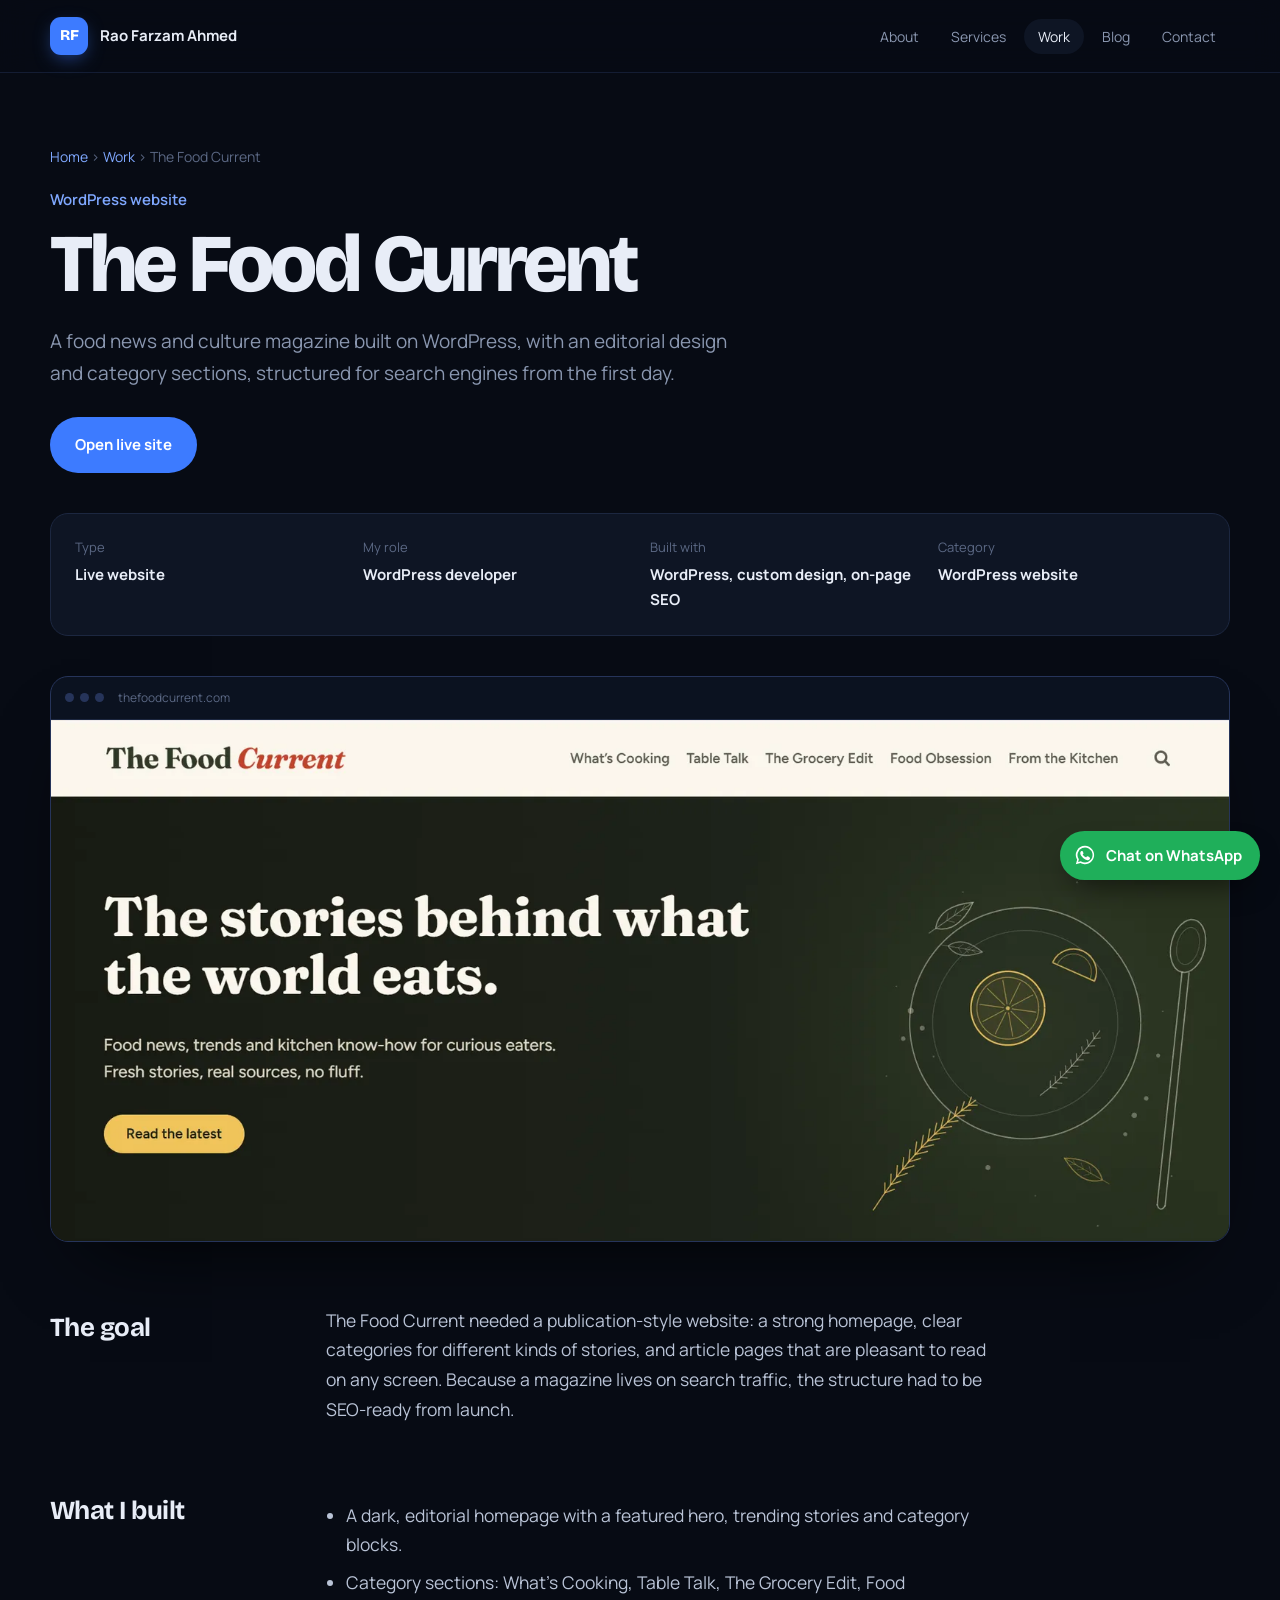
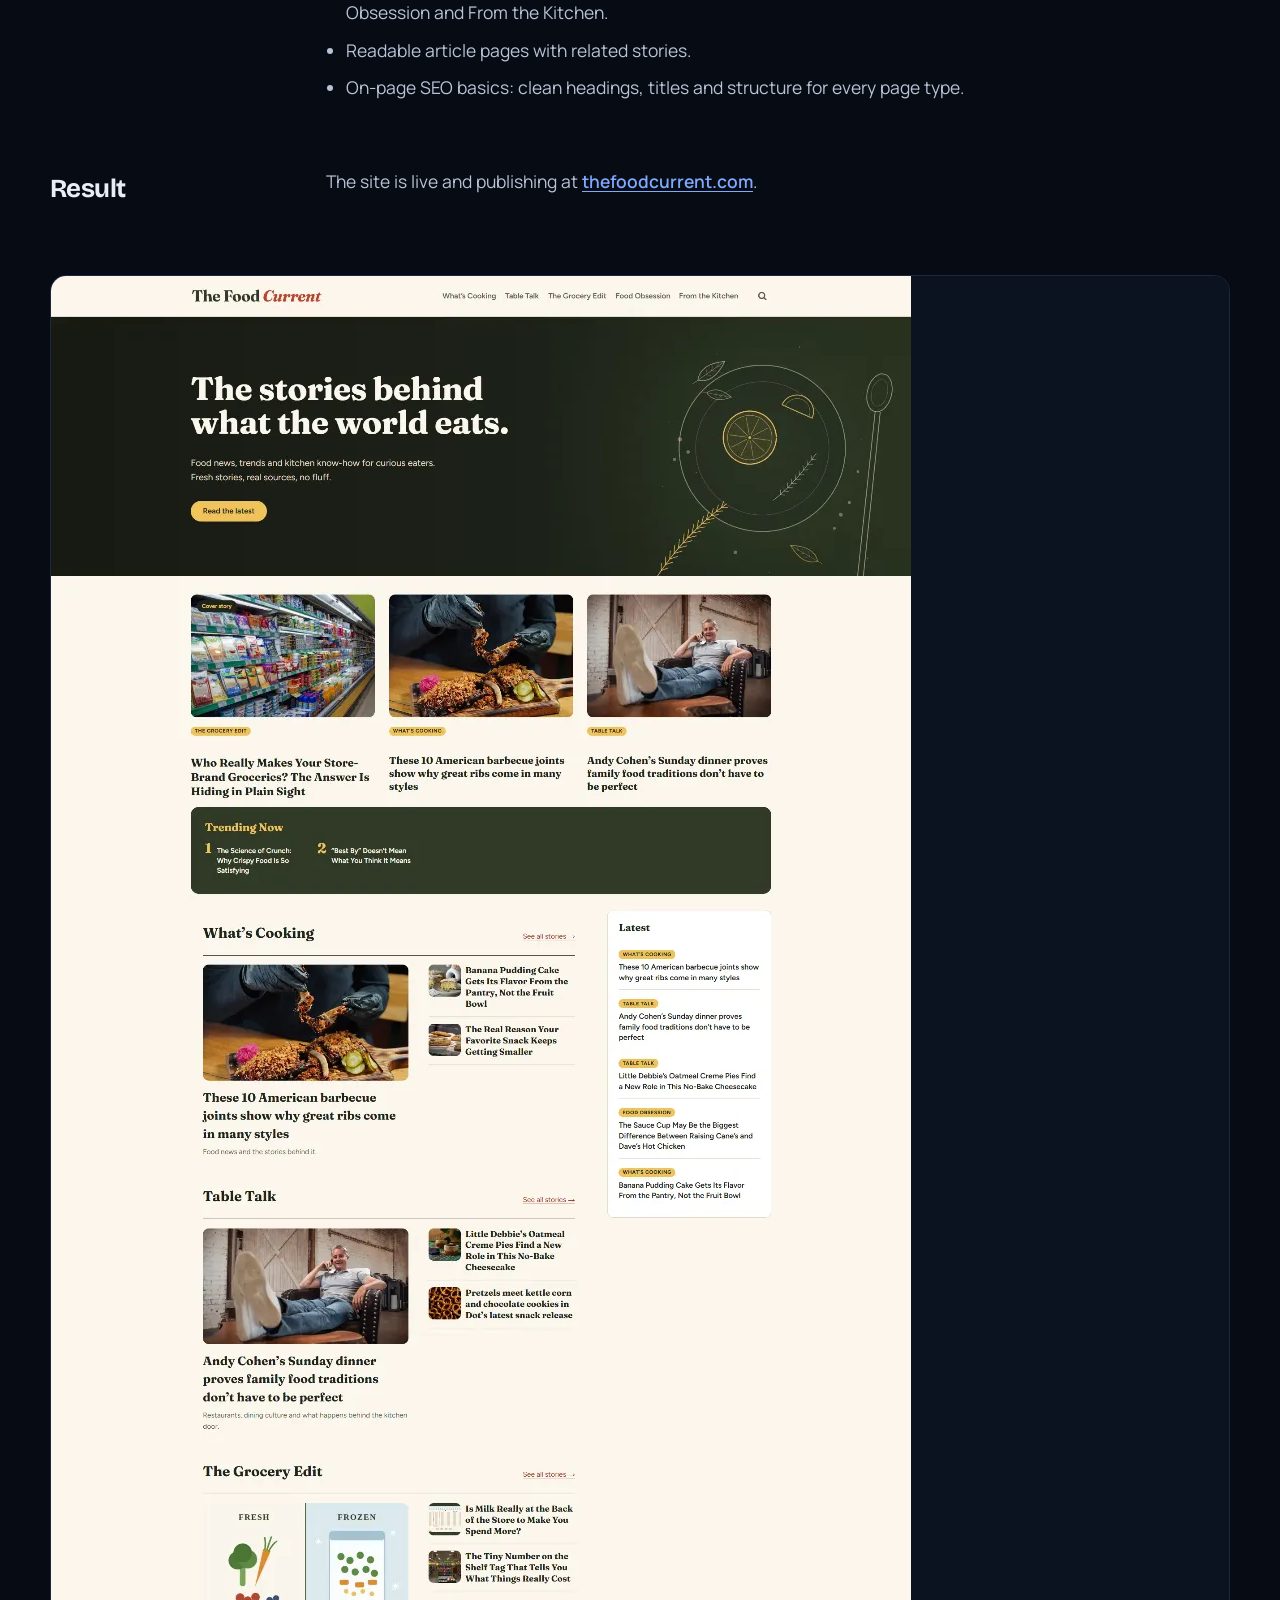
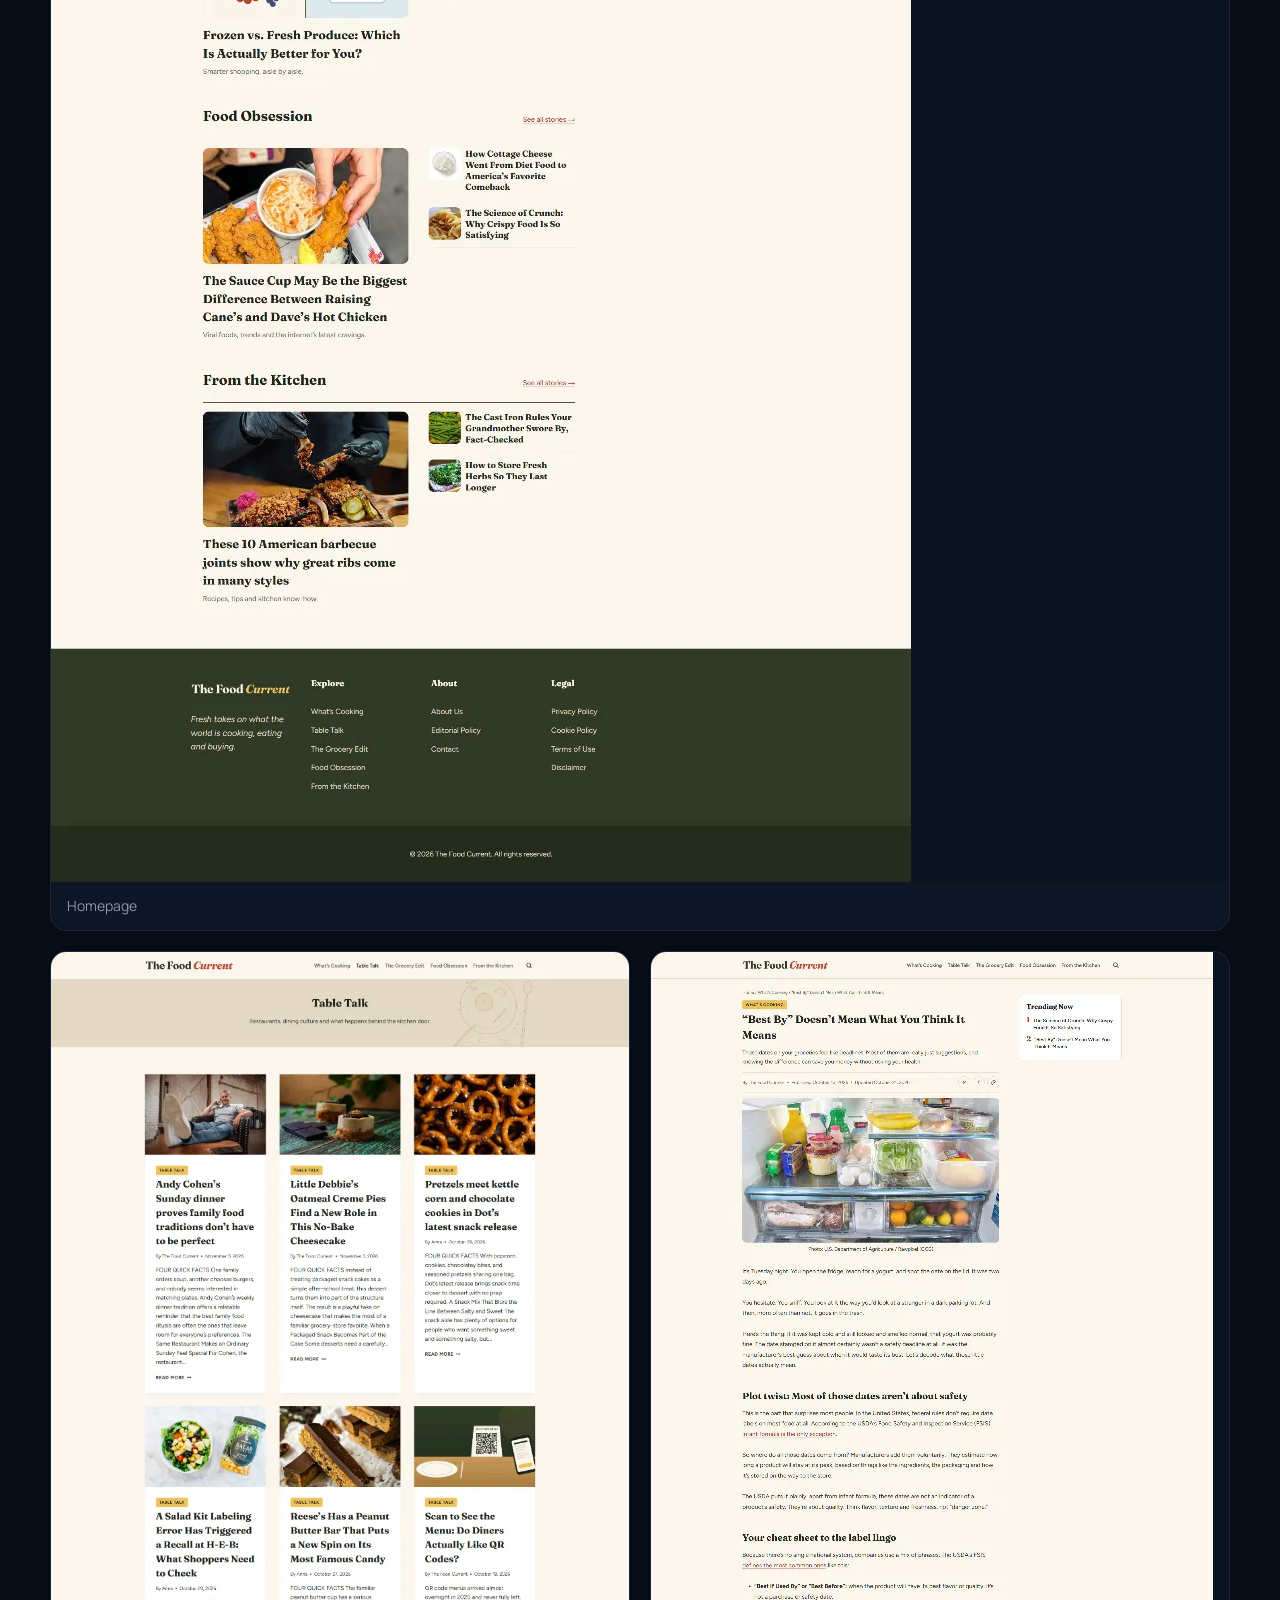
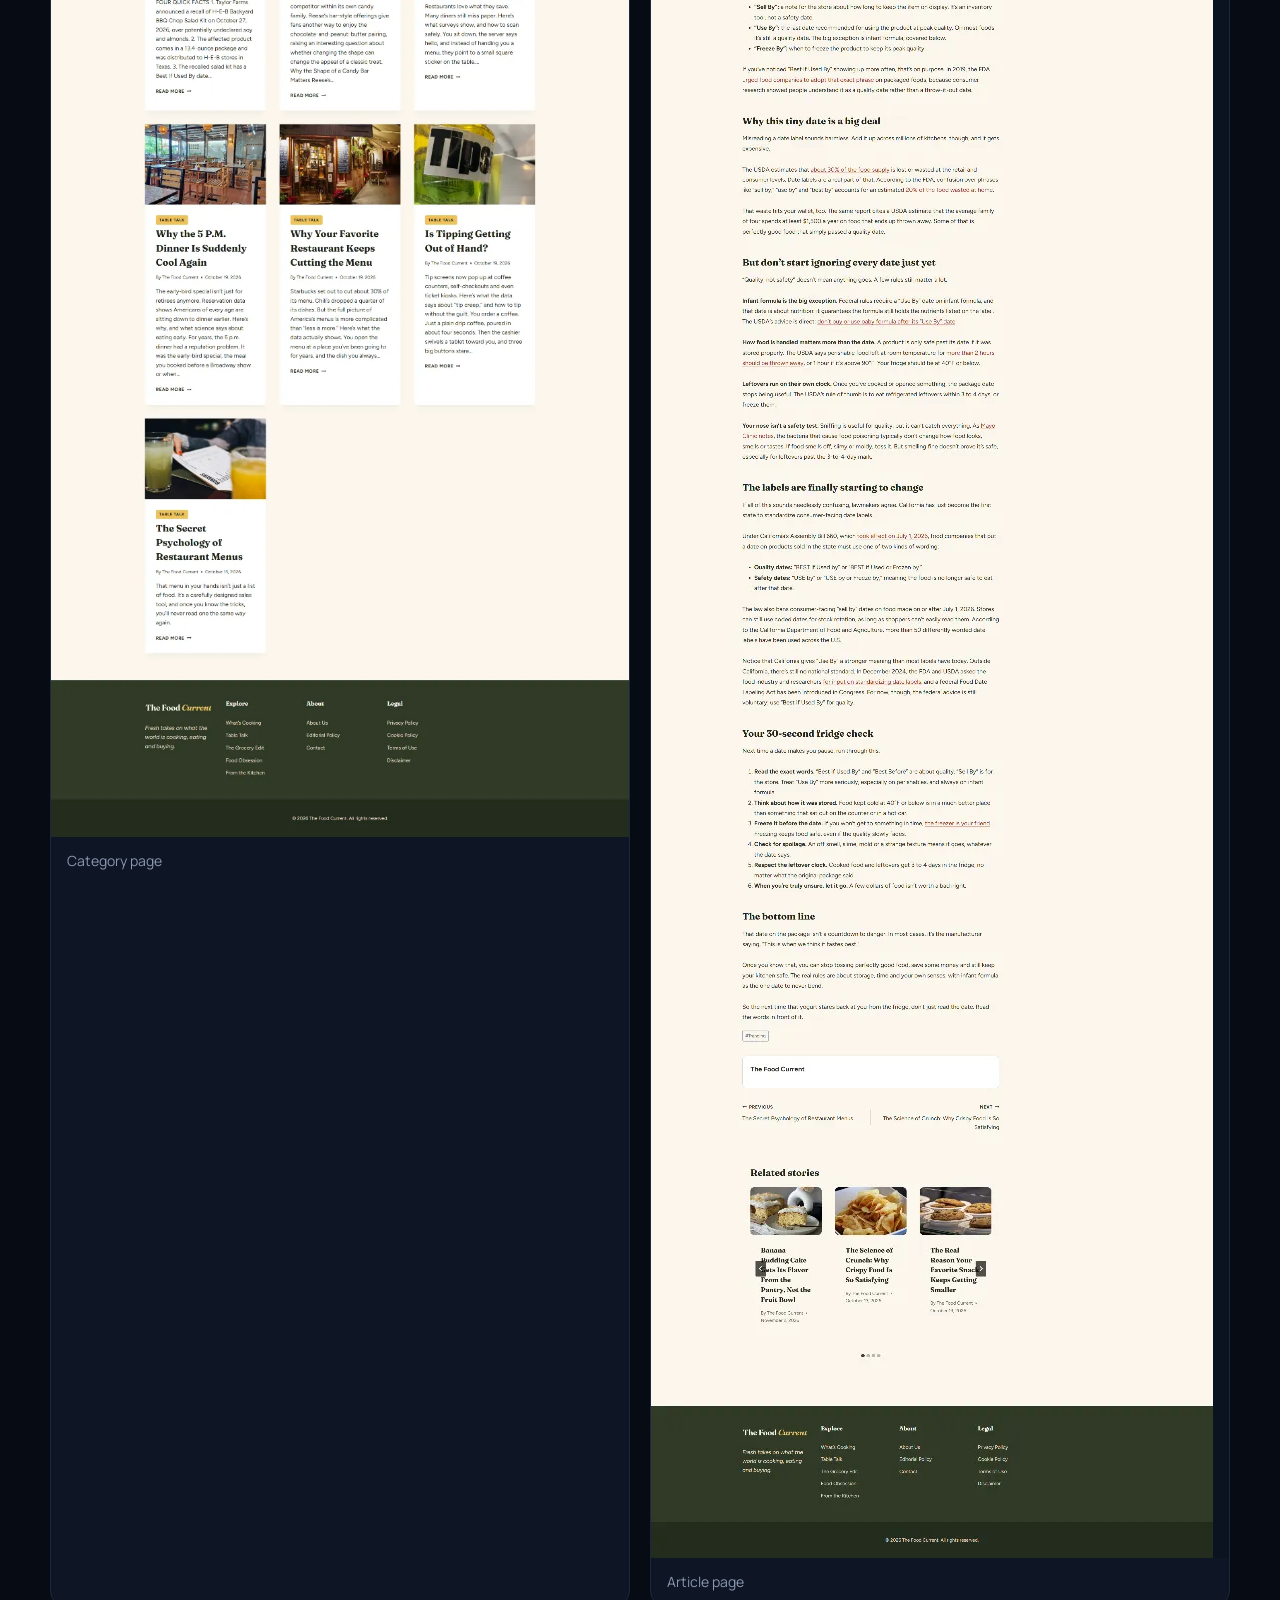
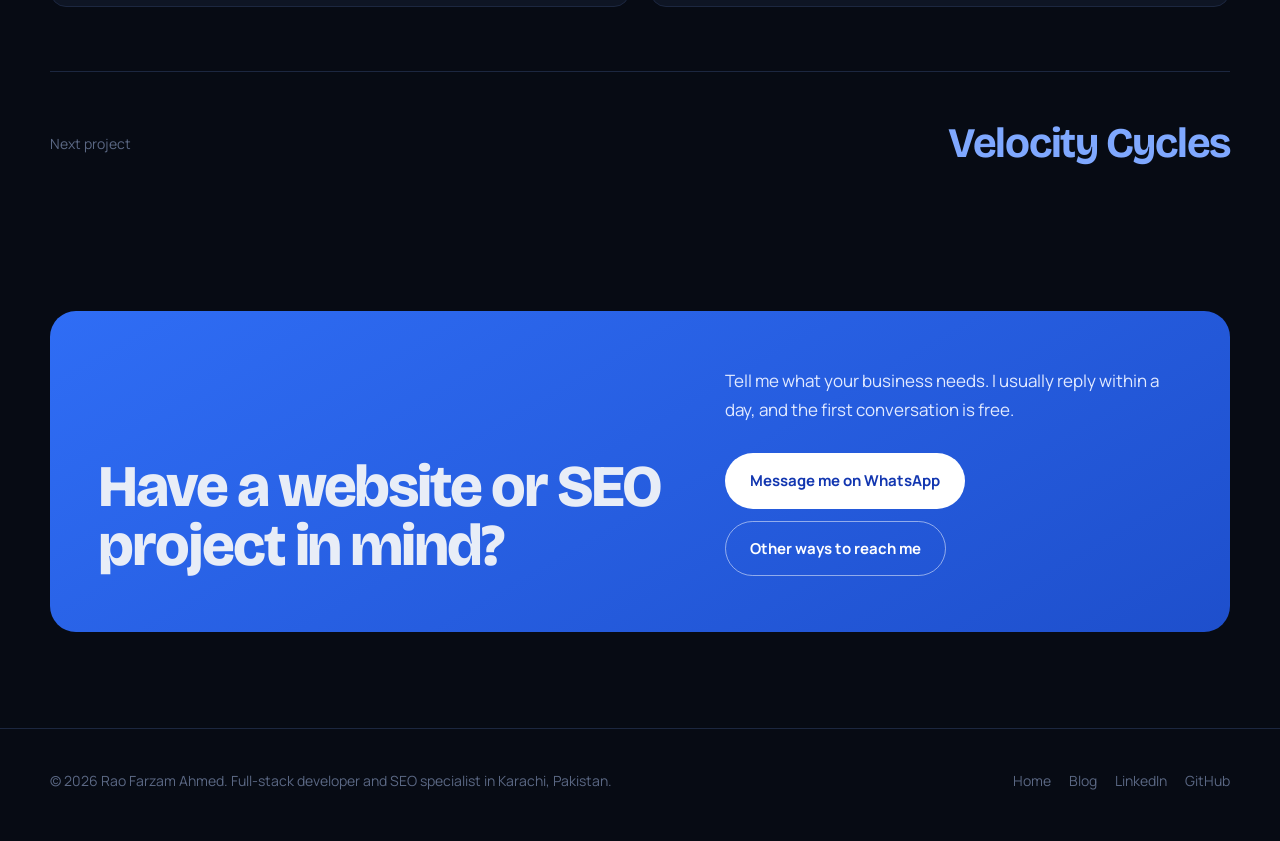
<file: work/the-food-current.html>
<!DOCTYPE html>
<html lang="en">
<head>
<meta charset="UTF-8">
<meta name="viewport" content="width=device-width, initial-scale=1, viewport-fit=cover">
<title>The Food Current case study | Rao Farzam Ahmed</title>
<meta name="description" content="A food news and culture magazine built on WordPress, with an editorial design and category sections, structured for search engines from the first day.">
<meta name="author" content="Rao Farzam Ahmed">
<link rel="canonical" href="https://raofarzam.github.io/work/the-food-current.html">
<meta name="theme-color" content="#070B14">
<meta property="og:type" content="article"><meta property="og:title" content="The Food Current case study | Rao Farzam Ahmed"><meta property="og:description" content="A food news and culture magazine built on WordPress, with an editorial design and category sections, structured for search engines from the first day."><meta property="og:url" content="https://raofarzam.github.io/work/the-food-current.html"><meta property="og:image" content="https://raofarzam.github.io/images/foodcurrent-1.webp"><meta name="twitter:card" content="summary_large_image">
<link rel="icon" href="data:image/svg+xml,%3Csvg xmlns='http://www.w3.org/2000/svg' viewBox='0 0 64 64'%3E%3Crect width='64' height='64' rx='14' fill='%233D7BFF'/%3E%3Ctext x='32' y='42' font-family='Arial' font-weight='700' font-size='26' fill='white' text-anchor='middle'%3ERF%3C/text%3E%3C/svg%3E">
<link rel="preconnect" href="https://fonts.googleapis.com"><link rel="preconnect" href="https://fonts.gstatic.com" crossorigin>
<link href="https://fonts.googleapis.com/css2?family=Bricolage+Grotesque:opsz,wght@12..96,500;12..96,700;12..96,800&family=Manrope:wght@400;500;600;700&display=swap" rel="stylesheet">
<link rel="stylesheet" href="../assets/inner.css">
<script type="application/ld+json">{"@context": "https://schema.org", "@type": "CreativeWork", "name": "The Food Current", "description": "A food news and culture magazine built on WordPress, with an editorial design and category sections, structured for search engines from the first day.", "creator": {"@type": "Person", "name": "Rao Farzam Ahmed", "url": "https://raofarzam.github.io/"}, "url": "https://raofarzam.github.io/work/the-food-current.html"}</script>
</head>
<body>
<a class="sr-only" href="#main">Skip to content</a>
<header class="nav"><div class="wrap">
  <a class="brand" href="../index.html"><span class="mark">RF</span>Rao Farzam Ahmed</a>
  <nav aria-label="Main"><ul id="menu"><li><a href="../index.html#about">About</a></li><li><a href="../index.html#services">Services</a></li><li><a href="../index.html#work" aria-current="page">Work</a></li><li><a href="../blog/index.html">Blog</a></li><li><a href="../index.html#contact">Contact</a></li></ul></nav>
  <button class="menu-btn" aria-label="Open menu" aria-expanded="false" aria-controls="menu"><svg width="18" height="18" viewBox="0 0 24 24" fill="none" stroke="currentColor" stroke-width="2" stroke-linecap="round"><path d="M4 7h16M4 12h16M4 17h16"/></svg></button>
</div></header>
<main id="main">

<div class="wrap phead"><p class="crumbs"><a href="../index.html">Home</a> › <a href="../index.html#work">Work</a> › The Food Current</p><p class="kind">WordPress website</p><h1>The Food Current</h1><p class="lead">A food news and culture magazine built on WordPress, with an editorial design and category sections, structured for search engines from the first day.</p><div class="ctas"><a class="btn btn-primary" href="https://thefoodcurrent.com/" target="_blank" rel="noopener">Open live site</a></div>
<dl class="meta"><div><dt>Type</dt><dd>Live website</dd></div><div><dt>My role</dt><dd>WordPress developer</dd></div><div><dt>Built with</dt><dd>WordPress, custom design, on-page SEO</dd></div><div><dt>Category</dt><dd>WordPress website</dd></div></dl></div>
<div class="wrap"><div class="shot"><div class="bar"><i></i><i></i><i></i><span>thefoodcurrent.com</span></div><img src="../images/foodcurrent-1.webp" alt="The Food Current main screen"></div>
<div class="body"><h2>The goal</h2><div class="prose"><p>The Food Current needed a publication-style website: a strong homepage, clear categories for different kinds of stories, and article pages that are pleasant to read on any screen. Because a magazine lives on search traffic, the structure had to be SEO-ready from launch.</p></div></div>
<div class="body"><h2>What I built</h2><div class="prose"><ul><li>A dark, editorial homepage with a featured hero, trending stories and category blocks.</li><li>Category sections: What’s Cooking, Table Talk, The Grocery Edit, Food Obsession and From the Kitchen.</li><li>Readable article pages with related stories.</li><li>On-page SEO basics: clean headings, titles and structure for every page type.</li></ul></div></div>
<div class="body"><h2>Result</h2><div class="prose"><p>The site is live and publishing at <a href="https://thefoodcurrent.com/" target="_blank" rel="noopener">thefoodcurrent.com</a>.</p></div></div>
<div class="gallery"><figure><a href="../images/foodcurrent-2.webp" target="_blank" rel="noopener"><img src="../images/foodcurrent-2.webp" alt="The Food Current: Homepage" loading="lazy" decoding="async"></a><figcaption>Homepage</figcaption></figure><figure><a href="../images/foodcurrent-3.webp" target="_blank" rel="noopener"><img src="../images/foodcurrent-3.webp" alt="The Food Current: Category page" loading="lazy" decoding="async"></a><figcaption>Category page</figcaption></figure><figure><a href="../images/foodcurrent-4.webp" target="_blank" rel="noopener"><img src="../images/foodcurrent-4.webp" alt="The Food Current: Article page" loading="lazy" decoding="async"></a><figcaption>Article page</figcaption></figure></div>
<a class="next" href="velocity-cycles.html"><span>Next project</span><b>Velocity Cycles</b></a></div>

<div class="wrap"><div class="cta"><h2>Have a website or SEO project in mind?</h2><div><p>Tell me what your business needs. I usually reply within a day, and the first conversation is free.</p><div class="ctas"><a class="btn btn-primary" href="https://wa.me/923321335513" target="_blank" rel="noopener">Message me on WhatsApp</a><a class="btn btn-ghost" href="../index.html#contact">Other ways to reach me</a></div></div></div></div>
</main>
<footer><div class="wrap"><span>© <span data-year>2026</span> Rao Farzam Ahmed. Full-stack developer and SEO specialist in Karachi, Pakistan.</span><nav><a href="../index.html">Home</a><a href="../blog/index.html">Blog</a><a href="https://www.linkedin.com/in/rao-farzam-9769632b8/" target="_blank" rel="noopener">LinkedIn</a><a href="https://github.com/raofarzam" target="_blank" rel="noopener">GitHub</a></nav></div></footer>
<a class="wa" href="https://wa.me/923321335513" target="_blank" rel="noopener" aria-label="Chat on WhatsApp"><svg width="22" height="22" viewBox="0 0 24 24" fill="currentColor" aria-hidden="true"><path d="M12 2a10 10 0 00-8.6 15.1L2 22l5-1.3A10 10 0 1012 2zm0 18.2a8.2 8.2 0 01-4.2-1.2l-.3-.2-3 .8.8-2.9-.2-.3A8.2 8.2 0 1112 20.2zm4.5-6.1c-.2-.1-1.5-.7-1.7-.8s-.4-.1-.6.1-.7.8-.8 1-.3.2-.5.1a6.7 6.7 0 01-3.3-2.9c-.3-.4.2-.4.7-1.3.1-.2 0-.3 0-.4l-.8-1.8c-.2-.5-.4-.4-.6-.4h-.5a1 1 0 00-.7.3 2.9 2.9 0 00-.9 2.2 5.1 5.1 0 001 2.7 11.7 11.7 0 004.5 4c1.7.7 2.3.8 3.2.7a2.7 2.7 0 001.8-1.3 2.2 2.2 0 00.2-1.3c-.1-.1-.3-.2-.5-.3z"/></svg><span>Chat on WhatsApp</span></a>
<script src="../assets/inner.js" defer></script>
</body>
</html>
</file>
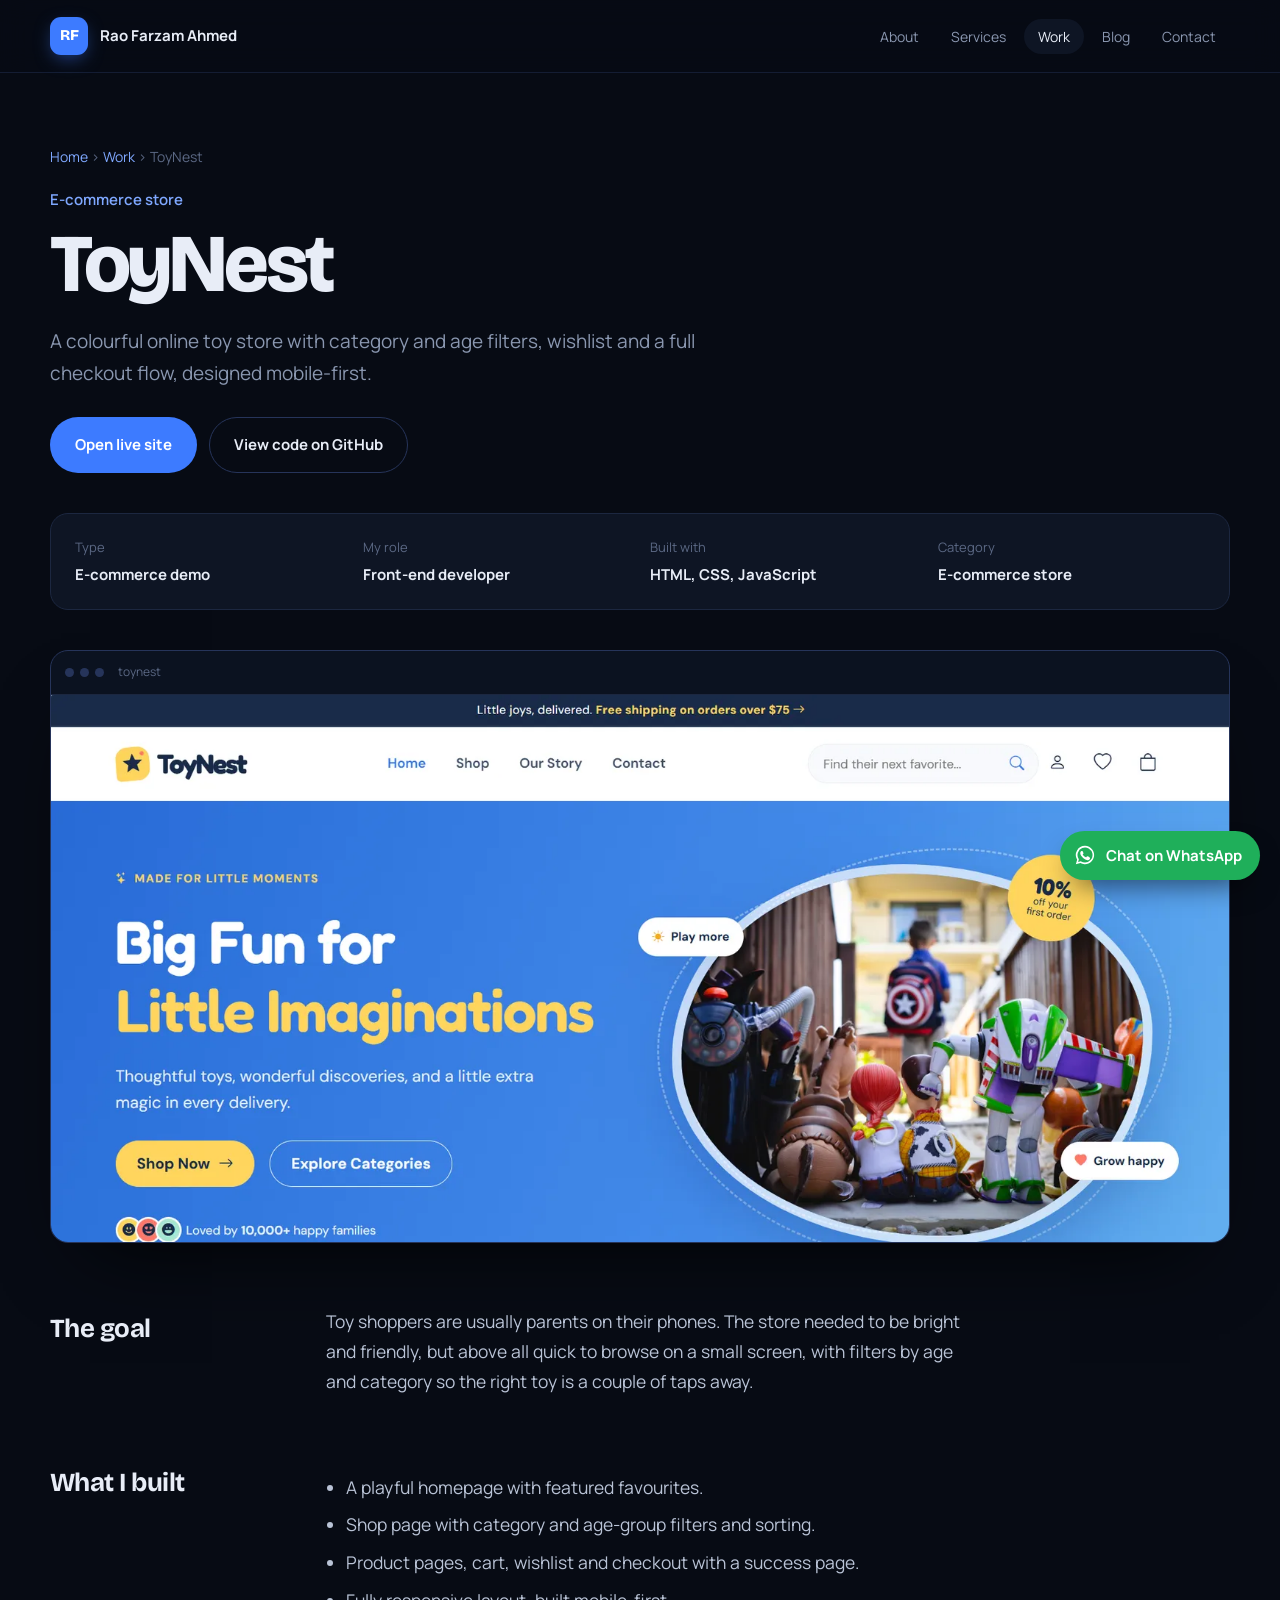
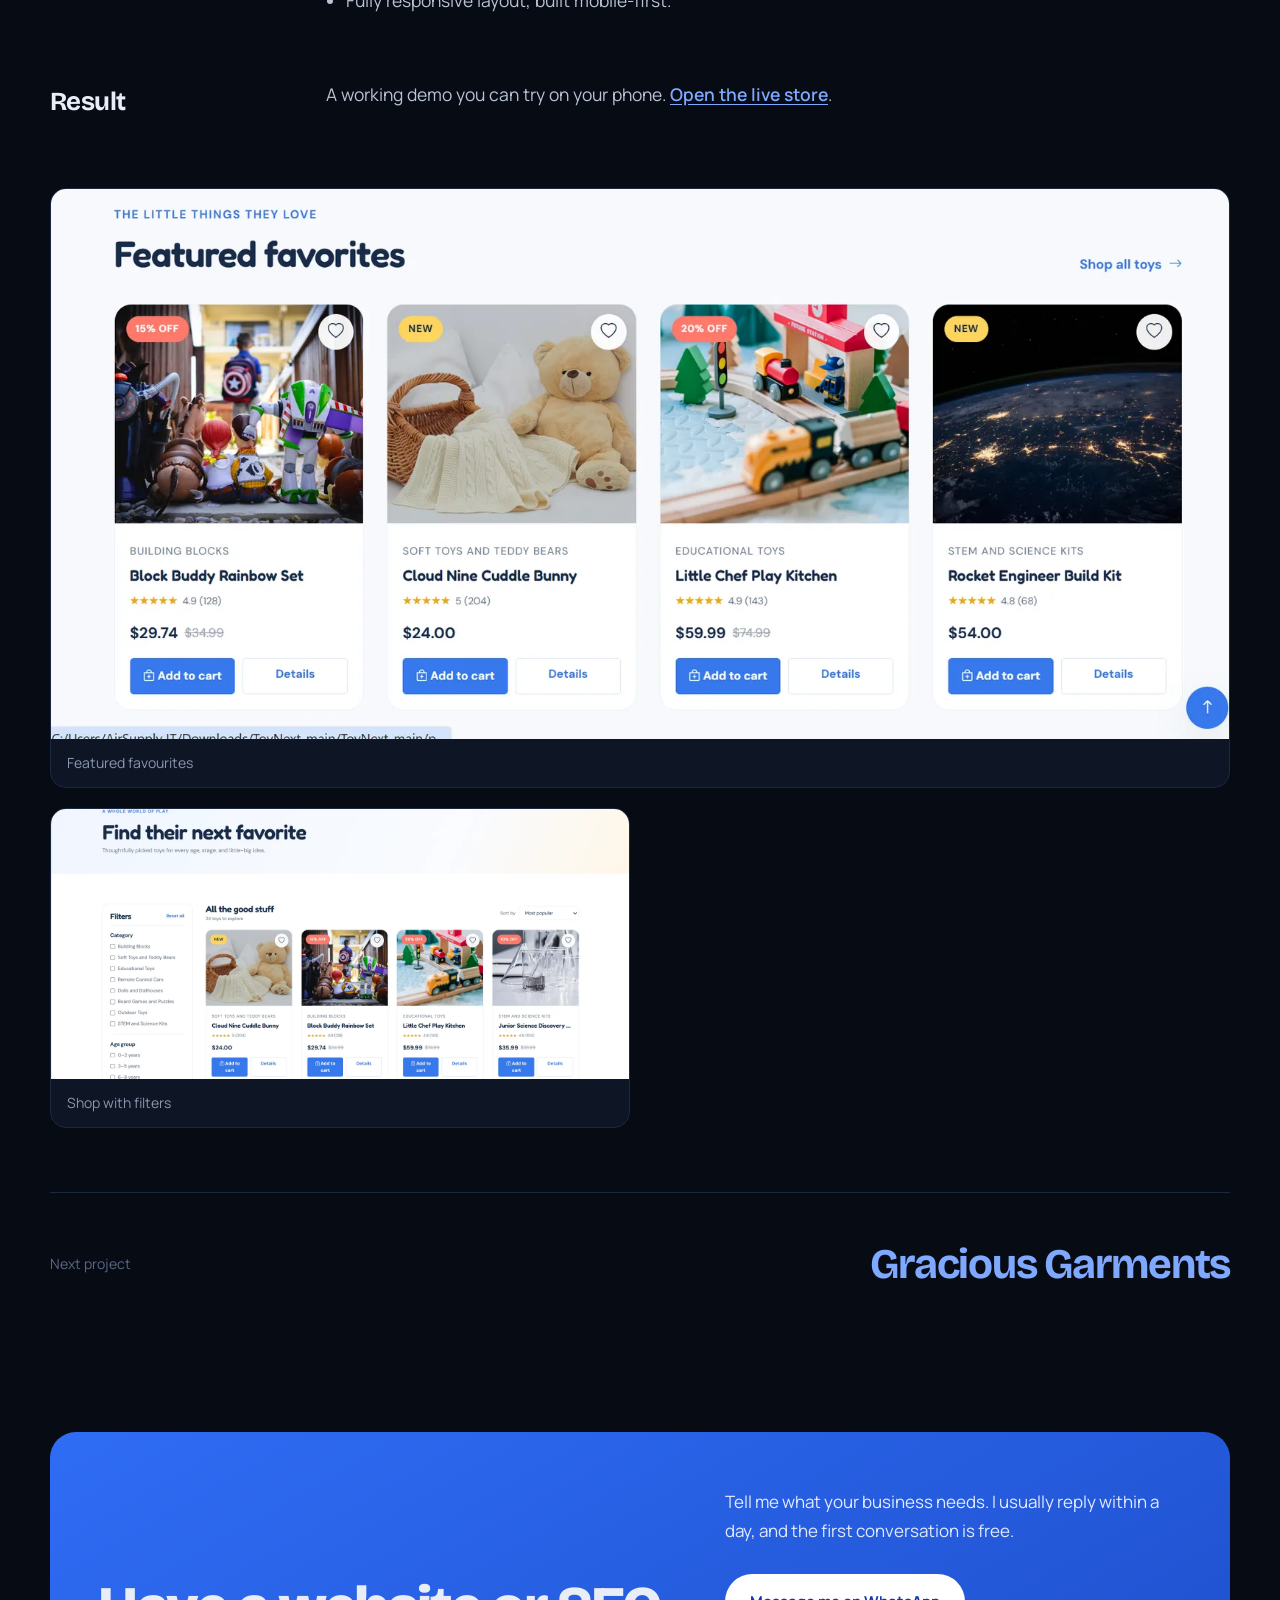
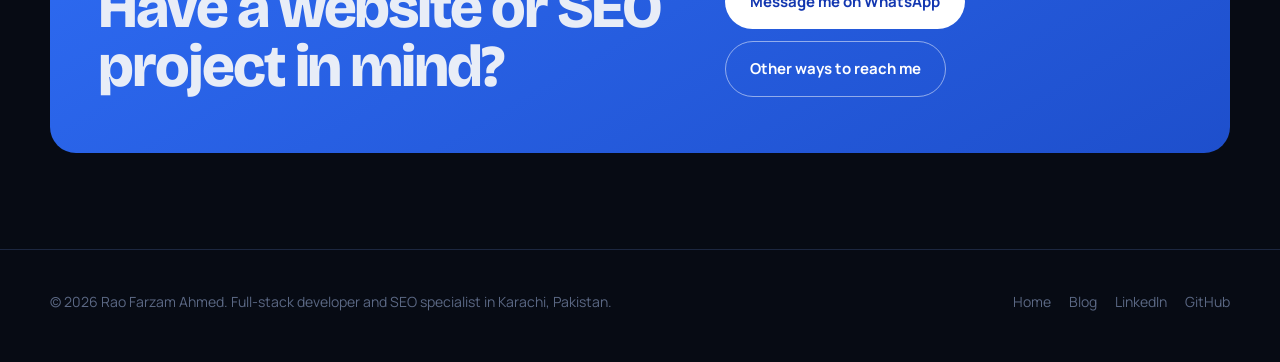
<file: work/toynest.html>
<!DOCTYPE html>
<html lang="en">
<head>
<meta charset="UTF-8">
<meta name="viewport" content="width=device-width, initial-scale=1, viewport-fit=cover">
<title>ToyNest case study | Rao Farzam Ahmed</title>
<meta name="description" content="A colourful online toy store with category and age filters, wishlist and a full checkout flow, designed mobile-first.">
<meta name="author" content="Rao Farzam Ahmed">
<link rel="canonical" href="https://raofarzam.github.io/work/toynest.html">
<meta name="theme-color" content="#070B14">
<meta property="og:type" content="article"><meta property="og:title" content="ToyNest case study | Rao Farzam Ahmed"><meta property="og:description" content="A colourful online toy store with category and age filters, wishlist and a full checkout flow, designed mobile-first."><meta property="og:url" content="https://raofarzam.github.io/work/toynest.html"><meta property="og:image" content="https://raofarzam.github.io/images/toynest-1.webp"><meta name="twitter:card" content="summary_large_image">
<link rel="icon" href="data:image/svg+xml,%3Csvg xmlns='http://www.w3.org/2000/svg' viewBox='0 0 64 64'%3E%3Crect width='64' height='64' rx='14' fill='%233D7BFF'/%3E%3Ctext x='32' y='42' font-family='Arial' font-weight='700' font-size='26' fill='white' text-anchor='middle'%3ERF%3C/text%3E%3C/svg%3E">
<link rel="preconnect" href="https://fonts.googleapis.com"><link rel="preconnect" href="https://fonts.gstatic.com" crossorigin>
<link href="https://fonts.googleapis.com/css2?family=Bricolage+Grotesque:opsz,wght@12..96,500;12..96,700;12..96,800&family=Manrope:wght@400;500;600;700&display=swap" rel="stylesheet">
<link rel="stylesheet" href="../assets/inner.css">
<script type="application/ld+json">{"@context": "https://schema.org", "@type": "CreativeWork", "name": "ToyNest", "description": "A colourful online toy store with category and age filters, wishlist and a full checkout flow, designed mobile-first.", "creator": {"@type": "Person", "name": "Rao Farzam Ahmed", "url": "https://raofarzam.github.io/"}, "url": "https://raofarzam.github.io/work/toynest.html"}</script>
</head>
<body>
<a class="sr-only" href="#main">Skip to content</a>
<header class="nav"><div class="wrap">
  <a class="brand" href="../index.html"><span class="mark">RF</span>Rao Farzam Ahmed</a>
  <nav aria-label="Main"><ul id="menu"><li><a href="../index.html#about">About</a></li><li><a href="../index.html#services">Services</a></li><li><a href="../index.html#work" aria-current="page">Work</a></li><li><a href="../blog/index.html">Blog</a></li><li><a href="../index.html#contact">Contact</a></li></ul></nav>
  <button class="menu-btn" aria-label="Open menu" aria-expanded="false" aria-controls="menu"><svg width="18" height="18" viewBox="0 0 24 24" fill="none" stroke="currentColor" stroke-width="2" stroke-linecap="round"><path d="M4 7h16M4 12h16M4 17h16"/></svg></button>
</div></header>
<main id="main">

<div class="wrap phead"><p class="crumbs"><a href="../index.html">Home</a> › <a href="../index.html#work">Work</a> › ToyNest</p><p class="kind">E-commerce store</p><h1>ToyNest</h1><p class="lead">A colourful online toy store with category and age filters, wishlist and a full checkout flow, designed mobile-first.</p><div class="ctas"><a class="btn btn-primary" href="https://raofarzam.github.io/ToyNest/" target="_blank" rel="noopener">Open live site</a><a class="btn btn-ghost" href="https://github.com/raofarzam/ToyNest" target="_blank" rel="noopener">View code on GitHub</a></div>
<dl class="meta"><div><dt>Type</dt><dd>E-commerce demo</dd></div><div><dt>My role</dt><dd>Front-end developer</dd></div><div><dt>Built with</dt><dd>HTML, CSS, JavaScript</dd></div><div><dt>Category</dt><dd>E-commerce store</dd></div></dl></div>
<div class="wrap"><div class="shot"><div class="bar"><i></i><i></i><i></i><span>toynest</span></div><img src="../images/toynest-1.webp" alt="ToyNest main screen"></div>
<div class="body"><h2>The goal</h2><div class="prose"><p>Toy shoppers are usually parents on their phones. The store needed to be bright and friendly, but above all quick to browse on a small screen, with filters by age and category so the right toy is a couple of taps away.</p></div></div>
<div class="body"><h2>What I built</h2><div class="prose"><ul><li>A playful homepage with featured favourites.</li><li>Shop page with category and age-group filters and sorting.</li><li>Product pages, cart, wishlist and checkout with a success page.</li><li>Fully responsive layout, built mobile-first.</li></ul></div></div>
<div class="body"><h2>Result</h2><div class="prose"><p>A working demo you can try on your phone. <a href="https://raofarzam.github.io/ToyNest/" target="_blank" rel="noopener">Open the live store</a>.</p></div></div>
<div class="gallery"><figure><a href="../images/toynest-2.webp" target="_blank" rel="noopener"><img src="../images/toynest-2.webp" alt="ToyNest: Featured favourites" loading="lazy" decoding="async"></a><figcaption>Featured favourites</figcaption></figure><figure><a href="../images/toynest-3.webp" target="_blank" rel="noopener"><img src="../images/toynest-3.webp" alt="ToyNest: Shop with filters" loading="lazy" decoding="async"></a><figcaption>Shop with filters</figcaption></figure></div>
<a class="next" href="gracious-garments.html"><span>Next project</span><b>Gracious Garments</b></a></div>

<div class="wrap"><div class="cta"><h2>Have a website or SEO project in mind?</h2><div><p>Tell me what your business needs. I usually reply within a day, and the first conversation is free.</p><div class="ctas"><a class="btn btn-primary" href="https://wa.me/923321335513" target="_blank" rel="noopener">Message me on WhatsApp</a><a class="btn btn-ghost" href="../index.html#contact">Other ways to reach me</a></div></div></div></div>
</main>
<footer><div class="wrap"><span>© <span data-year>2026</span> Rao Farzam Ahmed. Full-stack developer and SEO specialist in Karachi, Pakistan.</span><nav><a href="../index.html">Home</a><a href="../blog/index.html">Blog</a><a href="https://www.linkedin.com/in/rao-farzam-9769632b8/" target="_blank" rel="noopener">LinkedIn</a><a href="https://github.com/raofarzam" target="_blank" rel="noopener">GitHub</a></nav></div></footer>
<a class="wa" href="https://wa.me/923321335513" target="_blank" rel="noopener" aria-label="Chat on WhatsApp"><svg width="22" height="22" viewBox="0 0 24 24" fill="currentColor" aria-hidden="true"><path d="M12 2a10 10 0 00-8.6 15.1L2 22l5-1.3A10 10 0 1012 2zm0 18.2a8.2 8.2 0 01-4.2-1.2l-.3-.2-3 .8.8-2.9-.2-.3A8.2 8.2 0 1112 20.2zm4.5-6.1c-.2-.1-1.5-.7-1.7-.8s-.4-.1-.6.1-.7.8-.8 1-.3.2-.5.1a6.7 6.7 0 01-3.3-2.9c-.3-.4.2-.4.7-1.3.1-.2 0-.3 0-.4l-.8-1.8c-.2-.5-.4-.4-.6-.4h-.5a1 1 0 00-.7.3 2.9 2.9 0 00-.9 2.2 5.1 5.1 0 001 2.7 11.7 11.7 0 004.5 4c1.7.7 2.3.8 3.2.7a2.7 2.7 0 001.8-1.3 2.2 2.2 0 00.2-1.3c-.1-.1-.3-.2-.5-.3z"/></svg><span>Chat on WhatsApp</span></a>
<script src="../assets/inner.js" defer></script>
</body>
</html>
</file>
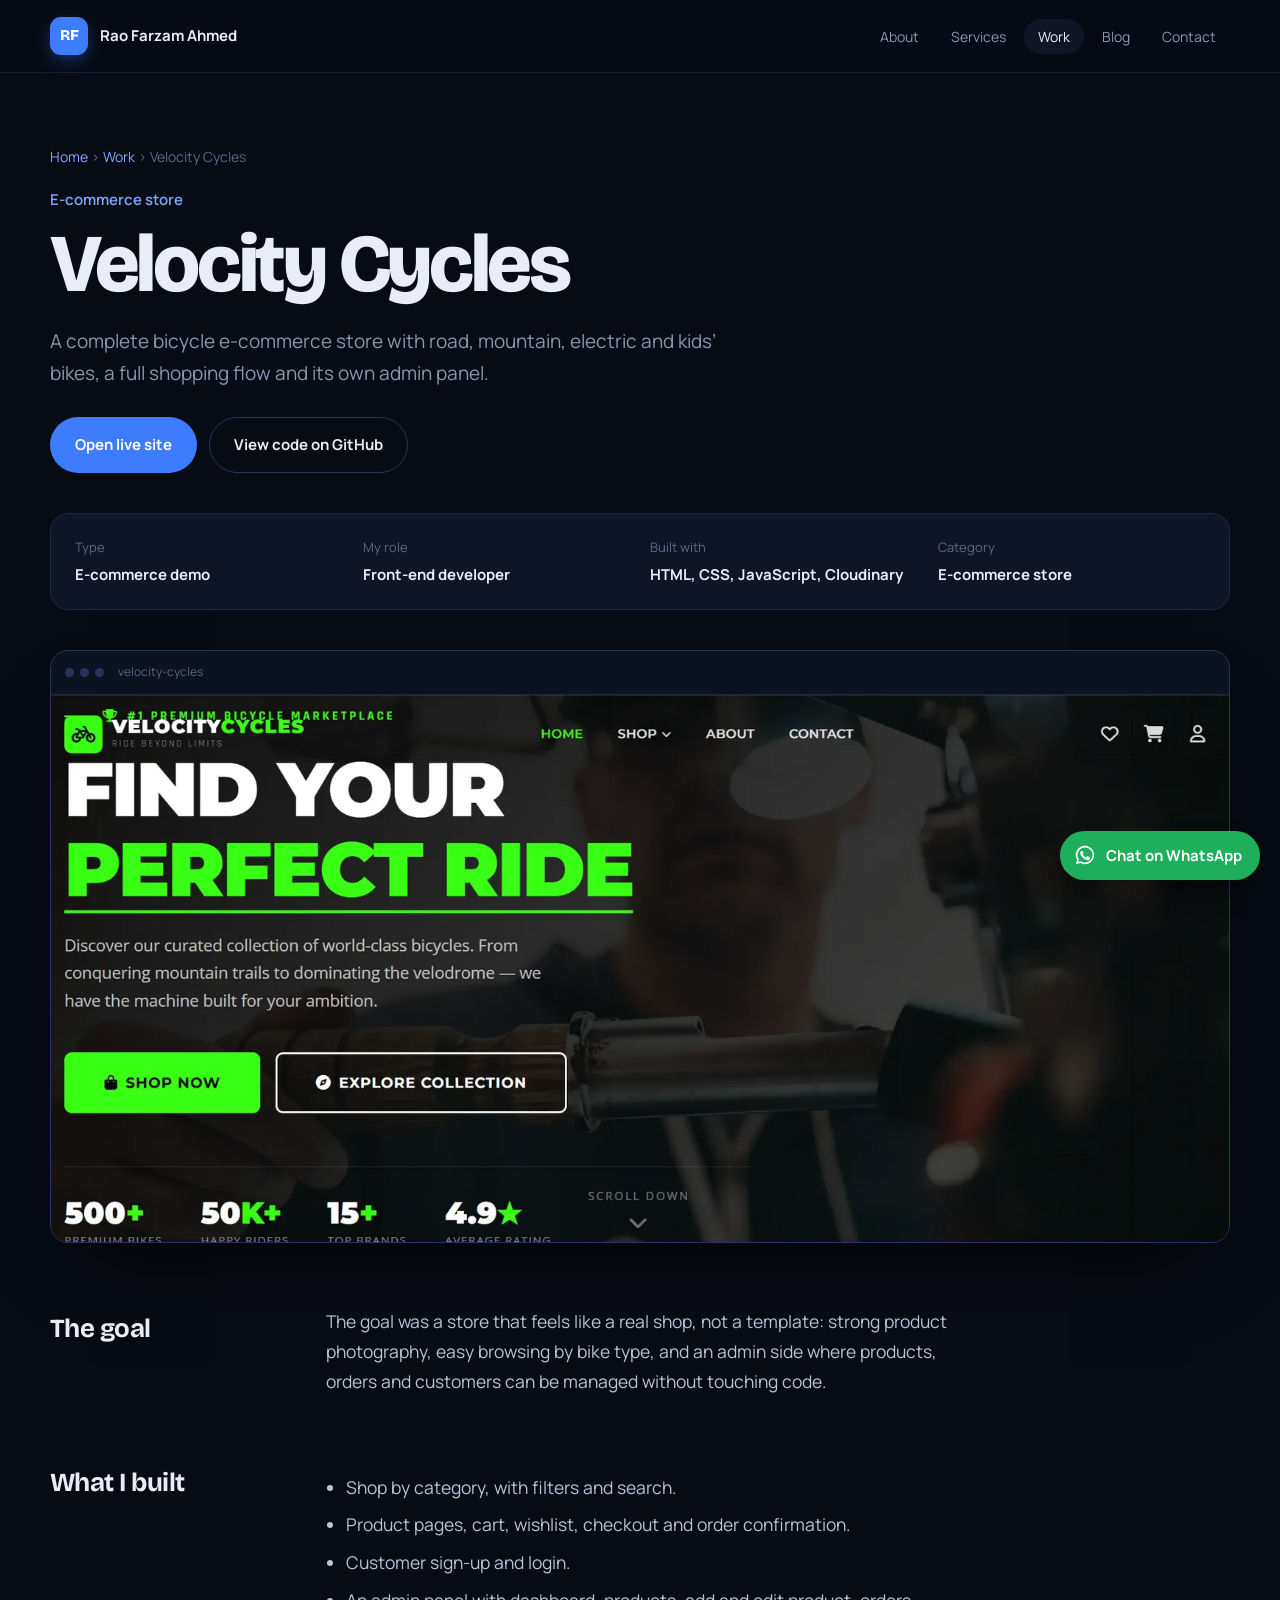
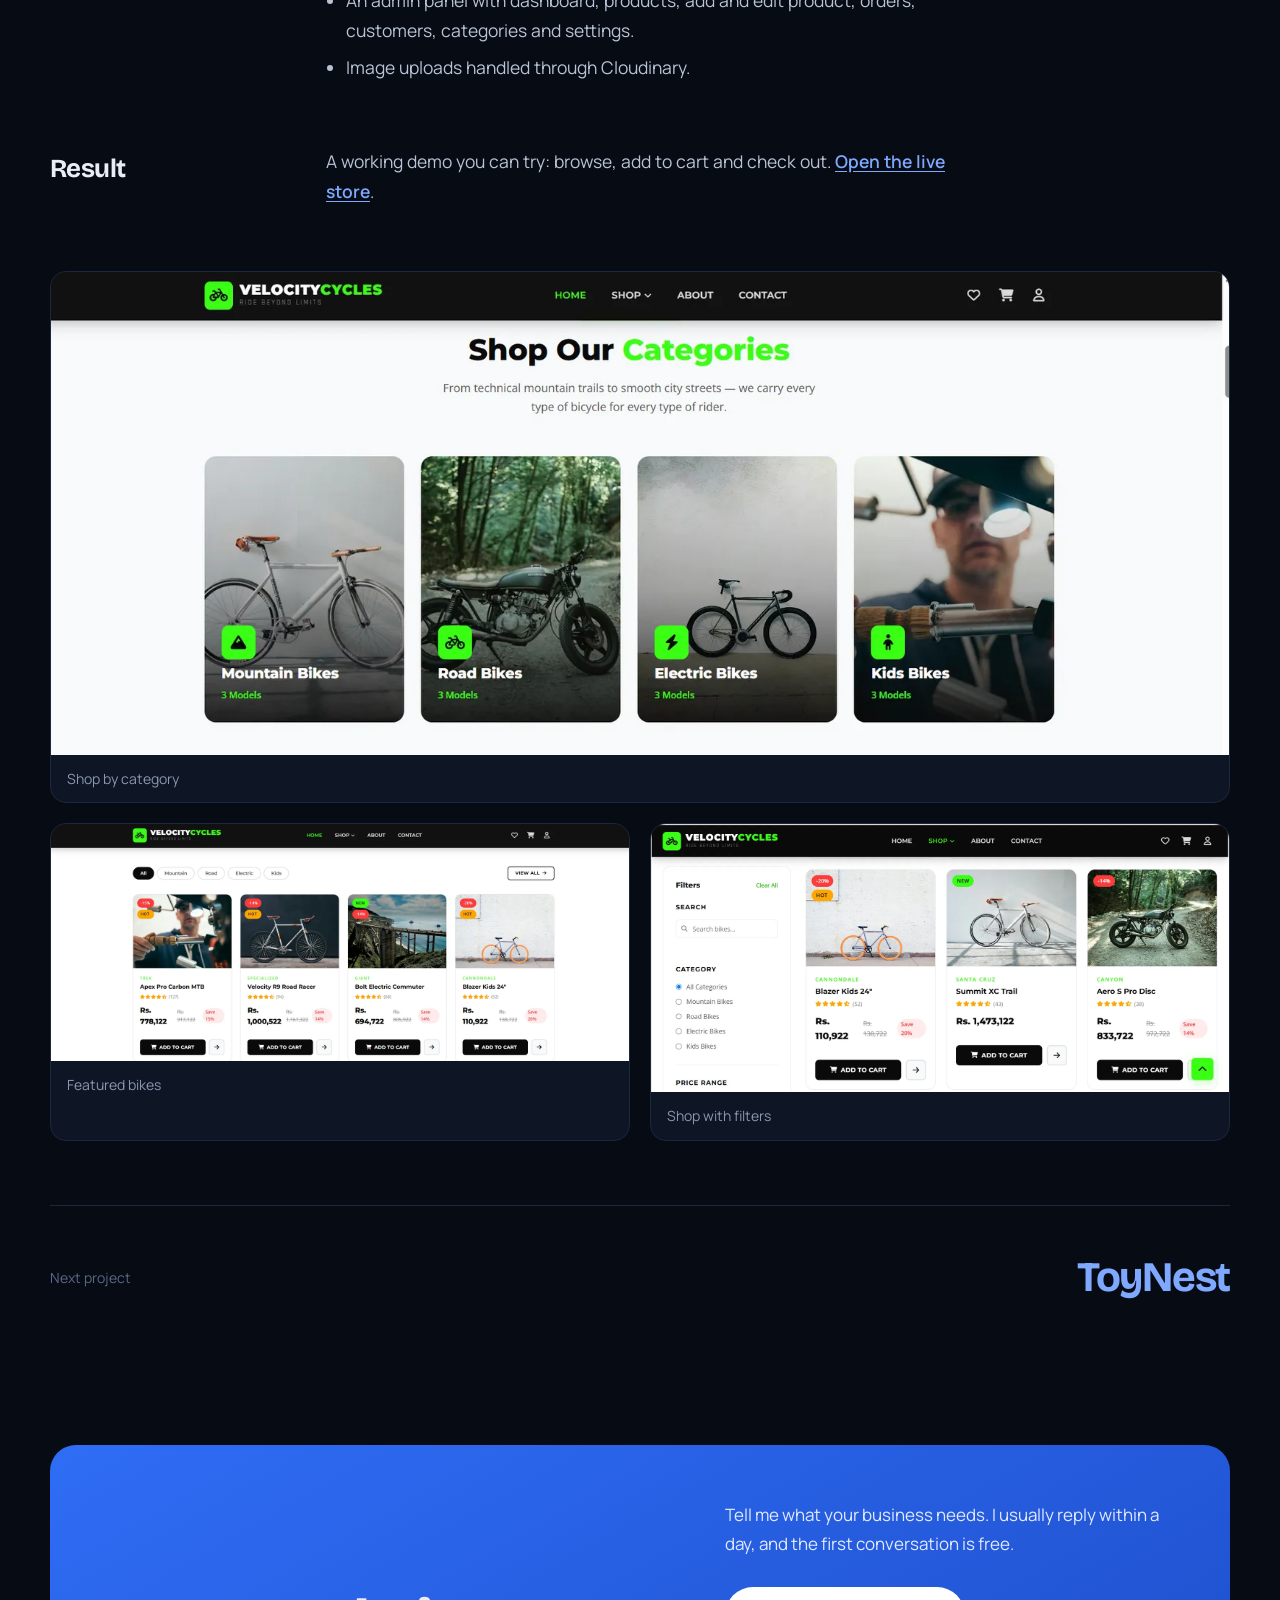
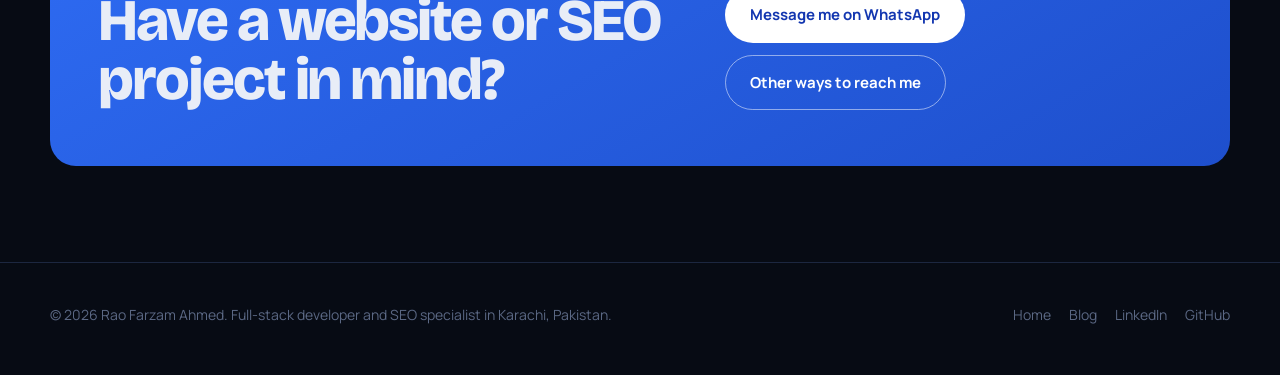
<file: work/velocity-cycles.html>
<!DOCTYPE html>
<html lang="en">
<head>
<meta charset="UTF-8">
<meta name="viewport" content="width=device-width, initial-scale=1, viewport-fit=cover">
<title>Velocity Cycles case study | Rao Farzam Ahmed</title>
<meta name="description" content="A complete bicycle e-commerce store with road, mountain, electric and kids’ bikes, a full shopping flow and its own admin panel.">
<meta name="author" content="Rao Farzam Ahmed">
<link rel="canonical" href="https://raofarzam.github.io/work/velocity-cycles.html">
<meta name="theme-color" content="#070B14">
<meta property="og:type" content="article"><meta property="og:title" content="Velocity Cycles case study | Rao Farzam Ahmed"><meta property="og:description" content="A complete bicycle e-commerce store with road, mountain, electric and kids’ bikes, a full shopping flow and its own admin panel."><meta property="og:url" content="https://raofarzam.github.io/work/velocity-cycles.html"><meta property="og:image" content="https://raofarzam.github.io/images/velocity-1.webp"><meta name="twitter:card" content="summary_large_image">
<link rel="icon" href="data:image/svg+xml,%3Csvg xmlns='http://www.w3.org/2000/svg' viewBox='0 0 64 64'%3E%3Crect width='64' height='64' rx='14' fill='%233D7BFF'/%3E%3Ctext x='32' y='42' font-family='Arial' font-weight='700' font-size='26' fill='white' text-anchor='middle'%3ERF%3C/text%3E%3C/svg%3E">
<link rel="preconnect" href="https://fonts.googleapis.com"><link rel="preconnect" href="https://fonts.gstatic.com" crossorigin>
<link href="https://fonts.googleapis.com/css2?family=Bricolage+Grotesque:opsz,wght@12..96,500;12..96,700;12..96,800&family=Manrope:wght@400;500;600;700&display=swap" rel="stylesheet">
<link rel="stylesheet" href="../assets/inner.css">
<script type="application/ld+json">{"@context": "https://schema.org", "@type": "CreativeWork", "name": "Velocity Cycles", "description": "A complete bicycle e-commerce store with road, mountain, electric and kids\u2019 bikes, a full shopping flow and its own admin panel.", "creator": {"@type": "Person", "name": "Rao Farzam Ahmed", "url": "https://raofarzam.github.io/"}, "url": "https://raofarzam.github.io/work/velocity-cycles.html"}</script>
</head>
<body>
<a class="sr-only" href="#main">Skip to content</a>
<header class="nav"><div class="wrap">
  <a class="brand" href="../index.html"><span class="mark">RF</span>Rao Farzam Ahmed</a>
  <nav aria-label="Main"><ul id="menu"><li><a href="../index.html#about">About</a></li><li><a href="../index.html#services">Services</a></li><li><a href="../index.html#work" aria-current="page">Work</a></li><li><a href="../blog/index.html">Blog</a></li><li><a href="../index.html#contact">Contact</a></li></ul></nav>
  <button class="menu-btn" aria-label="Open menu" aria-expanded="false" aria-controls="menu"><svg width="18" height="18" viewBox="0 0 24 24" fill="none" stroke="currentColor" stroke-width="2" stroke-linecap="round"><path d="M4 7h16M4 12h16M4 17h16"/></svg></button>
</div></header>
<main id="main">

<div class="wrap phead"><p class="crumbs"><a href="../index.html">Home</a> › <a href="../index.html#work">Work</a> › Velocity Cycles</p><p class="kind">E-commerce store</p><h1>Velocity Cycles</h1><p class="lead">A complete bicycle e-commerce store with road, mountain, electric and kids’ bikes, a full shopping flow and its own admin panel.</p><div class="ctas"><a class="btn btn-primary" href="https://raofarzam.github.io/Velocity-Cycles/" target="_blank" rel="noopener">Open live site</a><a class="btn btn-ghost" href="https://github.com/raofarzam/Velocity-Cycles" target="_blank" rel="noopener">View code on GitHub</a></div>
<dl class="meta"><div><dt>Type</dt><dd>E-commerce demo</dd></div><div><dt>My role</dt><dd>Front-end developer</dd></div><div><dt>Built with</dt><dd>HTML, CSS, JavaScript, Cloudinary</dd></div><div><dt>Category</dt><dd>E-commerce store</dd></div></dl></div>
<div class="wrap"><div class="shot"><div class="bar"><i></i><i></i><i></i><span>velocity-cycles</span></div><img src="../images/velocity-1.webp" alt="Velocity Cycles main screen"></div>
<div class="body"><h2>The goal</h2><div class="prose"><p>The goal was a store that feels like a real shop, not a template: strong product photography, easy browsing by bike type, and an admin side where products, orders and customers can be managed without touching code.</p></div></div>
<div class="body"><h2>What I built</h2><div class="prose"><ul><li>Shop by category, with filters and search.</li><li>Product pages, cart, wishlist, checkout and order confirmation.</li><li>Customer sign-up and login.</li><li>An admin panel with dashboard, products, add and edit product, orders, customers, categories and settings.</li><li>Image uploads handled through Cloudinary.</li></ul></div></div>
<div class="body"><h2>Result</h2><div class="prose"><p>A working demo you can try: browse, add to cart and check out. <a href="https://raofarzam.github.io/Velocity-Cycles/" target="_blank" rel="noopener">Open the live store</a>.</p></div></div>
<div class="gallery"><figure><a href="../images/velocity-2.webp" target="_blank" rel="noopener"><img src="../images/velocity-2.webp" alt="Velocity Cycles: Shop by category" loading="lazy" decoding="async"></a><figcaption>Shop by category</figcaption></figure><figure><a href="../images/velocity-3.webp" target="_blank" rel="noopener"><img src="../images/velocity-3.webp" alt="Velocity Cycles: Featured bikes" loading="lazy" decoding="async"></a><figcaption>Featured bikes</figcaption></figure><figure><a href="../images/velocity-4.webp" target="_blank" rel="noopener"><img src="../images/velocity-4.webp" alt="Velocity Cycles: Shop with filters" loading="lazy" decoding="async"></a><figcaption>Shop with filters</figcaption></figure></div>
<a class="next" href="toynest.html"><span>Next project</span><b>ToyNest</b></a></div>

<div class="wrap"><div class="cta"><h2>Have a website or SEO project in mind?</h2><div><p>Tell me what your business needs. I usually reply within a day, and the first conversation is free.</p><div class="ctas"><a class="btn btn-primary" href="https://wa.me/923321335513" target="_blank" rel="noopener">Message me on WhatsApp</a><a class="btn btn-ghost" href="../index.html#contact">Other ways to reach me</a></div></div></div></div>
</main>
<footer><div class="wrap"><span>© <span data-year>2026</span> Rao Farzam Ahmed. Full-stack developer and SEO specialist in Karachi, Pakistan.</span><nav><a href="../index.html">Home</a><a href="../blog/index.html">Blog</a><a href="https://www.linkedin.com/in/rao-farzam-9769632b8/" target="_blank" rel="noopener">LinkedIn</a><a href="https://github.com/raofarzam" target="_blank" rel="noopener">GitHub</a></nav></div></footer>
<a class="wa" href="https://wa.me/923321335513" target="_blank" rel="noopener" aria-label="Chat on WhatsApp"><svg width="22" height="22" viewBox="0 0 24 24" fill="currentColor" aria-hidden="true"><path d="M12 2a10 10 0 00-8.6 15.1L2 22l5-1.3A10 10 0 1012 2zm0 18.2a8.2 8.2 0 01-4.2-1.2l-.3-.2-3 .8.8-2.9-.2-.3A8.2 8.2 0 1112 20.2zm4.5-6.1c-.2-.1-1.5-.7-1.7-.8s-.4-.1-.6.1-.7.8-.8 1-.3.2-.5.1a6.7 6.7 0 01-3.3-2.9c-.3-.4.2-.4.7-1.3.1-.2 0-.3 0-.4l-.8-1.8c-.2-.5-.4-.4-.6-.4h-.5a1 1 0 00-.7.3 2.9 2.9 0 00-.9 2.2 5.1 5.1 0 001 2.7 11.7 11.7 0 004.5 4c1.7.7 2.3.8 3.2.7a2.7 2.7 0 001.8-1.3 2.2 2.2 0 00.2-1.3c-.1-.1-.3-.2-.5-.3z"/></svg><span>Chat on WhatsApp</span></a>
<script src="../assets/inner.js" defer></script>
</body>
</html>
</file>
<file: assets/inner.css>
/* Inner pages (case studies + blog), same identity as the homepage */
:root{
  --bg:#070B14;--bg-2:#0A101D;--surface:#0E1524;--line:#1C2740;--line-2:#26345A;
  --text:#E8EDF7;--muted:#8A97B0;--dim:#5B6884;--blue:#3D7BFF;--blue-2:#7FA8FF;--green:#3CCB8B;
  --display:"Bricolage Grotesque","Segoe UI",system-ui,sans-serif;
  --body:"Manrope","Segoe UI",system-ui,-apple-system,sans-serif;
  color-scheme:dark;box-sizing:border-box;
  padding-top:env(safe-area-inset-top,0px);padding-bottom:env(safe-area-inset-bottom,0px);
}
*,*::before,*::after{box-sizing:inherit;margin:0;padding:0}
html{scroll-behavior:smooth;background:var(--bg);scroll-padding-top:calc(84px + env(safe-area-inset-top,0px))}
body{background:var(--bg);color:var(--text);font-family:var(--body);font-size:17px;line-height:1.7;-webkit-font-smoothing:antialiased;overflow-x:clip}
body::after{content:"";position:fixed;inset:0;z-index:-1;pointer-events:none;background:radial-gradient(800px 500px at 85% -10%,rgba(61,123,255,.16),transparent 60%)}
body::before{content:"";position:fixed;inset:0 0 auto;height:env(safe-area-inset-top,0px);background:rgba(7,11,20,.82);z-index:21}
img{max-width:100%;display:block;height:auto}
a{color:inherit;text-decoration:none}
:focus-visible{outline:2px solid var(--blue-2);outline-offset:3px;border-radius:6px}
.wrap{width:min(1180px,100% - 40px);margin-inline:auto}
.narrow{width:min(760px,100% - 40px);margin-inline:auto}
.sr-only{position:absolute;width:1px;height:1px;overflow:hidden;clip:rect(0 0 0 0)}
.nav{position:sticky;top:env(safe-area-inset-top,0px);z-index:20;background:rgba(7,11,20,.8);backdrop-filter:blur(14px);-webkit-backdrop-filter:blur(14px);border-bottom:1px solid rgba(28,39,64,.7)}
.nav .wrap{display:flex;align-items:center;justify-content:space-between;height:72px;gap:20px}
.brand{display:flex;align-items:center;gap:12px;font-weight:700;font-size:15px}
.mark{width:38px;height:38px;border-radius:11px;background:var(--blue);display:grid;place-items:center;font-family:var(--display);font-weight:800;font-size:15px;color:#fff;box-shadow:0 6px 20px -6px rgba(61,123,255,.7)}
.nav ul{display:flex;gap:4px;list-style:none}
.nav ul a{font-size:14px;color:var(--muted);padding:8px 14px;border-radius:99px}
.nav ul a:hover,.nav ul a[aria-current="page"]{color:var(--text);background:var(--surface)}
.menu-btn{display:none;background:none;border:1px solid var(--line-2);color:var(--text);border-radius:10px;width:42px;height:42px;cursor:pointer}
.btn{display:inline-flex;align-items:center;gap:10px;font-weight:700;font-size:15px;padding:14px 24px;border-radius:99px;border:1px solid transparent;font-family:var(--body);cursor:pointer}
.btn-primary{background:var(--blue);color:#fff}
.btn-primary:hover{background:#2E6BF0}
.btn-ghost{border-color:var(--line-2);color:var(--text)}
.btn-ghost:hover{border-color:var(--blue);background:rgba(61,123,255,.08)}
.btn-sm{padding:10px 18px;font-size:14px}
.ctas{display:flex;flex-wrap:wrap;gap:12px;margin-top:28px}
.crumbs{font-size:14px;color:var(--dim);margin-bottom:18px}
.crumbs a{color:var(--blue-2)}
.crumbs a:hover{text-decoration:underline}
.phead{padding:72px 0 40px}
.phead h1{font-family:var(--display);font-weight:800;font-size:clamp(42px,6.4vw,84px);line-height:.98;letter-spacing:-.04em;max-width:18ch}
.phead .lead{font-size:19px;color:var(--muted);max-width:58ch;margin-top:20px}
.kind{color:var(--blue-2);font-weight:600;font-size:15px;margin-bottom:12px}
.meta{display:grid;grid-template-columns:repeat(4,1fr);gap:20px;margin-top:40px;background:var(--surface);border:1px solid var(--line);border-radius:18px;padding:22px 24px}
.meta dt{font-size:13px;color:var(--dim)}
.meta dd{font-weight:700;margin-top:4px;font-size:15px}
.shot{border-radius:18px;overflow:hidden;background:#0B1220;border:1px solid var(--line-2);box-shadow:0 40px 80px -40px rgba(0,0,0,.9)}
.shot .bar{display:flex;align-items:center;gap:6px;padding:11px 14px;border-bottom:1px solid var(--line);font-size:12px;color:var(--dim)}
.shot .bar i{width:9px;height:9px;border-radius:50%;background:var(--line-2)}
.shot .bar span{margin-left:8px}
.body{display:grid;grid-template-columns:220px 1fr;gap:56px;padding:64px 0 0}
.body h2{font-family:var(--display);font-size:26px;font-weight:700;letter-spacing:-.02em}
.prose{max-width:66ch}
.prose p,.prose li{color:#B9C3D6;font-size:17.5px}
.prose p + p{margin-top:16px}
.prose ul,.prose ol{margin:12px 0 0 20px}
.prose li{margin-top:8px}
.prose strong{color:var(--text)}
.prose a{color:var(--blue-2);font-weight:600;text-decoration:underline;text-underline-offset:3px}
.prose h2{font-family:var(--display);font-size:30px;font-weight:700;letter-spacing:-.025em;line-height:1.15;margin:46px 0 14px;color:var(--text)}
.prose h3{font-family:var(--display);font-size:21px;font-weight:700;margin:28px 0 8px;color:var(--text)}
.note{background:rgba(61,123,255,.07);border:1px solid rgba(61,123,255,.28);border-radius:14px;padding:18px 20px;margin-top:22px;color:#C9D4EA;font-size:16.5px}
.gallery{display:grid;grid-template-columns:1fr 1fr;gap:20px;padding:64px 0}
.gallery figure{background:var(--surface);border:1px solid var(--line);border-radius:16px;overflow:hidden}
.gallery figure:first-child{grid-column:1/-1}
.gallery a{display:block;background:#0B1220}
.gallery figcaption{padding:12px 16px;font-size:14px;color:var(--muted)}
.next{display:flex;justify-content:space-between;align-items:center;gap:20px;padding:36px 0;border-top:1px solid var(--line)}
.next span{color:var(--dim);font-size:14px}
.next b{font-family:var(--display);font-size:clamp(26px,3.4vw,42px);letter-spacing:-.03em;color:var(--blue-2)}
.next:hover b{color:#fff}
.byline{display:flex;gap:14px;align-items:center;margin-top:26px;font-size:14.5px;color:var(--muted)}
.byline img,.author img{border-radius:50%;object-fit:cover;object-position:top}
.byline img{width:46px;height:46px}
.byline b{color:var(--text);display:block}
.author{display:flex;gap:20px;align-items:center;background:var(--surface);border:1px solid var(--line);border-radius:18px;padding:22px;margin-top:56px}
.author img{width:72px;height:72px;flex:none}
.author p{color:var(--muted);font-size:15.5px}
.posts{list-style:none;display:grid;gap:16px}
.post a{display:block;background:var(--surface);border:1px solid var(--line);border-radius:18px;padding:26px 28px;transition:border-color .2s}
.post a:hover{border-color:var(--blue)}
.post small{color:var(--dim);font-size:13.5px}
.post h2{font-family:var(--display);font-size:24px;letter-spacing:-.015em;line-height:1.25;margin-top:6px}
.post p{color:var(--muted);margin-top:8px;font-size:16px}
.post .more{color:var(--blue-2);font-weight:700;font-size:14.5px;margin-top:12px;display:inline-block}
.cta{margin:96px auto 0;background:linear-gradient(150deg,#2F6DF5,#1E4FCC);border-radius:26px;padding:56px 48px;display:grid;grid-template-columns:1.3fr 1fr;gap:32px;align-items:end}
.cta h2{font-family:var(--display);font-size:clamp(34px,4.6vw,60px);line-height:1;letter-spacing:-.035em;font-weight:800}
.cta p{color:#E2EAFF;font-size:17px}
.cta .btn-primary{background:#fff;color:#1236B0}
.cta .btn-ghost{border-color:rgba(255,255,255,.5);color:#fff}
.cta .btn-ghost:hover{background:rgba(255,255,255,.12);border-color:#fff}
footer{border-top:1px solid var(--line);padding:40px 0 48px;margin-top:96px}
footer .wrap{display:flex;justify-content:space-between;flex-wrap:wrap;gap:16px;color:var(--dim);font-size:14px}
footer a:hover{color:var(--text)}
footer nav{display:flex;gap:18px;flex-wrap:wrap}
.wa{position:fixed;right:20px;bottom:calc(20px + env(safe-area-inset-bottom,0px));z-index:40;display:flex;align-items:center;gap:10px;background:#1FAF5A;color:#fff;font-weight:700;font-size:15px;padding:12px 18px 12px 14px;border-radius:999px;box-shadow:0 14px 30px -12px rgba(0,0,0,.7);transition:transform .15s}
.wa:hover{transform:translateY(-2px)}
@media (max-width:900px){.body,.cta{grid-template-columns:1fr}.body{gap:14px}.meta{grid-template-columns:1fr 1fr}.gallery{grid-template-columns:1fr}}
@media (max-width:760px){
  .nav ul{display:none;position:absolute;top:72px;left:0;right:0;flex-direction:column;background:var(--bg);border-bottom:1px solid var(--line);padding:12px 20px 20px}
  .nav ul.open{display:flex}
  .nav ul a{display:block;padding:12px 14px}
  .menu-btn{display:grid;place-items:center}
  .cta{padding:40px 24px}
  .wa span{display:none}.wa{padding:14px}
}
@media (prefers-reduced-motion:reduce){*{transition:none!important}html{scroll-behavior:auto}}
</file>
